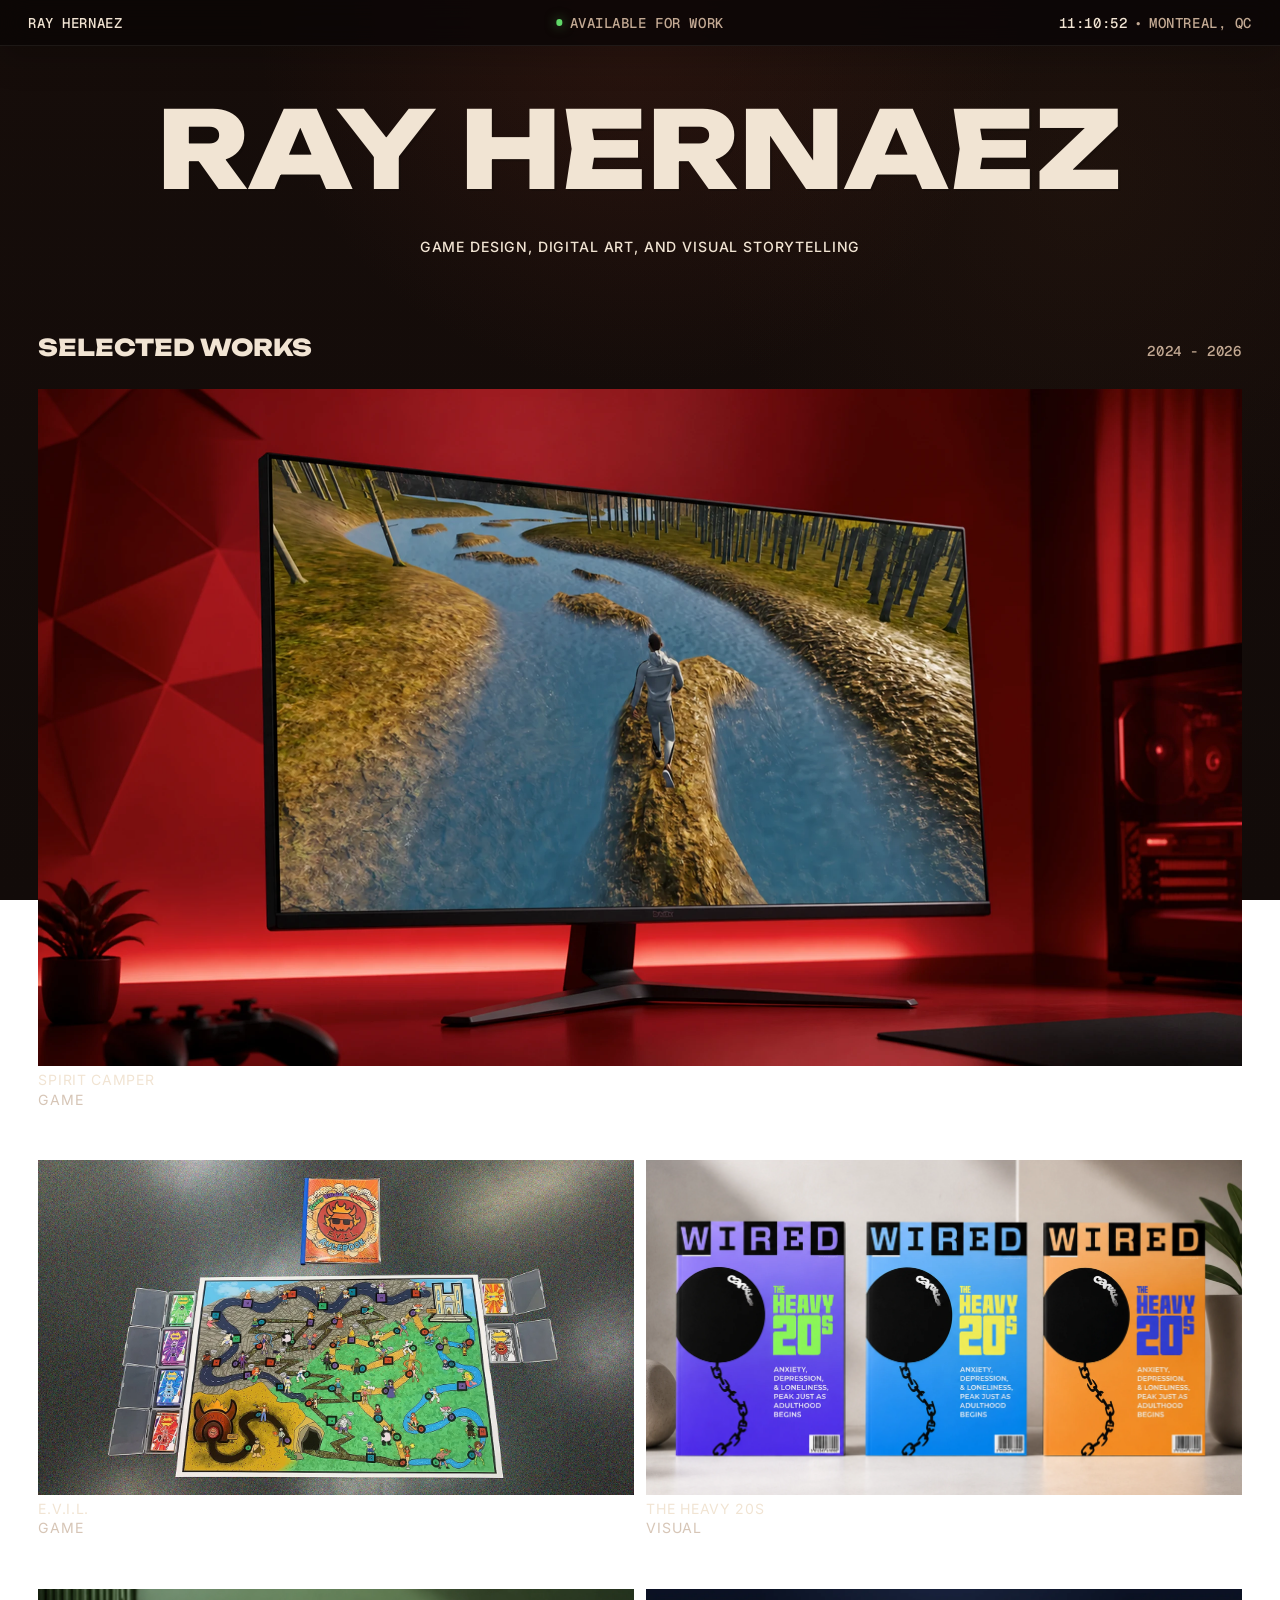
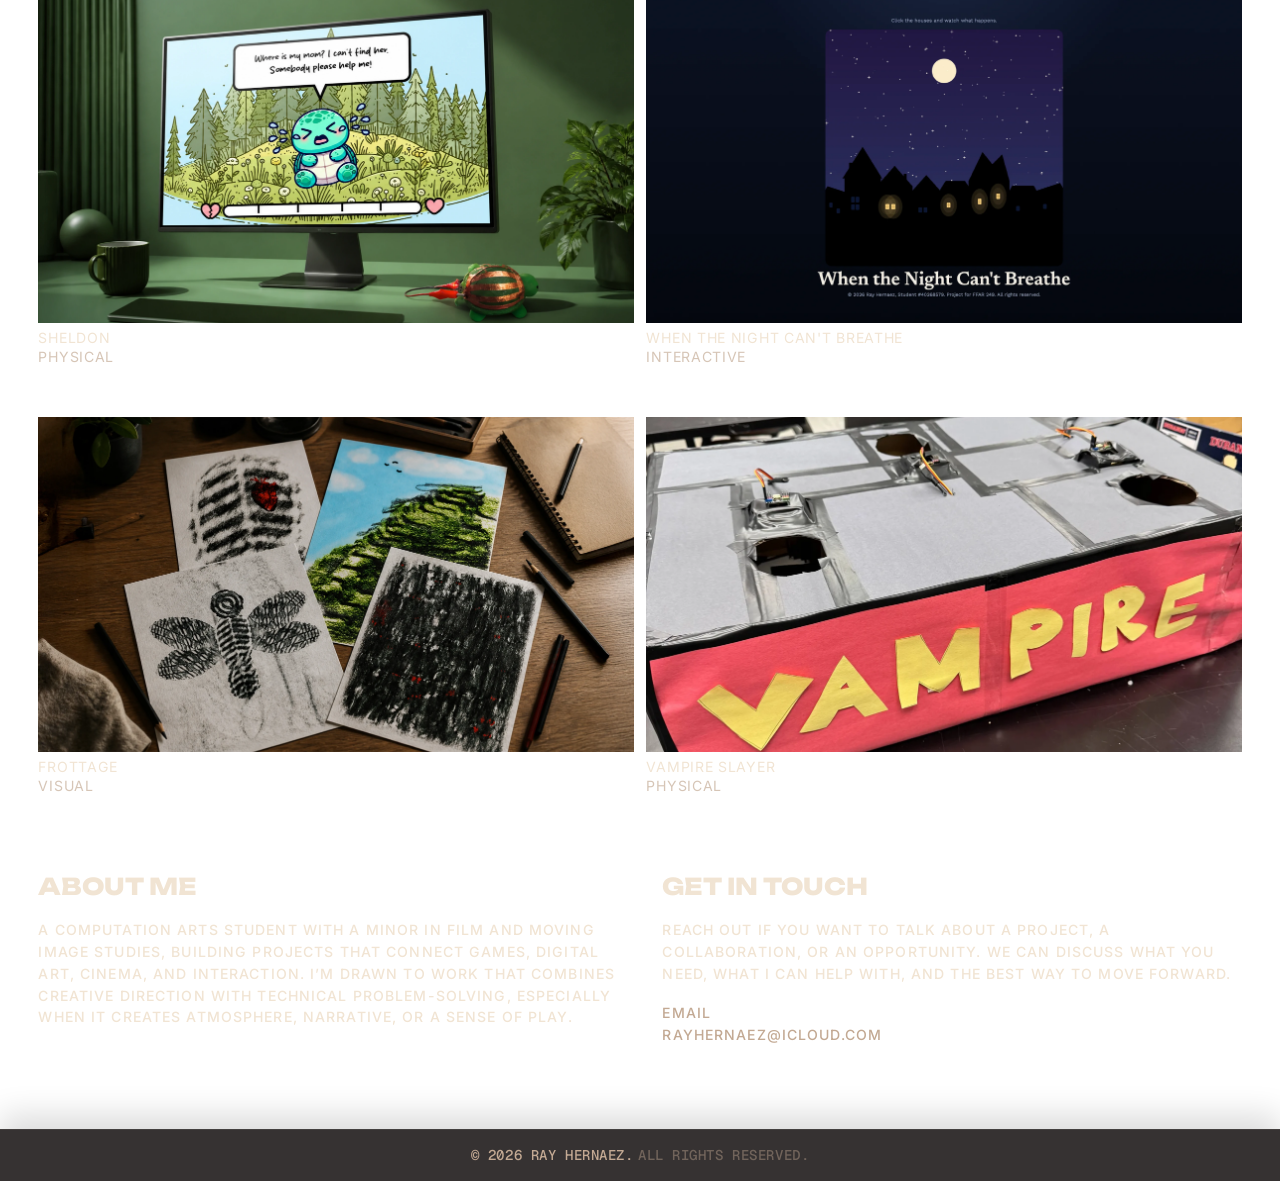
<file: index.html>
<!DOCTYPE html>
<html lang="en">
  <head>
    <meta charset="UTF-8" />
    <meta name="viewport" content="width=device-width, initial-scale=1.0" />
    <title>Ray Hernaez | Portfolio</title>
    <meta
      name="description"
      content="Portfolio of Ray Hernaez, a Concordia University student pursuing a Bachelor of Fine Arts specializing in Computation Arts with a minor in Film and Moving Images Studies."
    />

    <link rel="preconnect" href="https://fonts.googleapis.com" />
    <link rel="preconnect" href="https://fonts.gstatic.com" crossorigin />
    <link
      href="https://fonts.googleapis.com/css2?family=Geist+Mono:wght@400;500;600&family=Inter:ital,wght@0,400;0,500;0,600;0,700;1,700;1,800;1,900&family=Unbounded:wght@200..900&display=swap"
      rel="stylesheet"
    />

    <link rel="stylesheet" href="css/style.css" />
  </head>
  <body class="home-page">
    <div class="page-shell">
      <main class="home-page__main">
        <section class="hero-stage" aria-labelledby="home-heading">
          <h1 id="home-heading" class="hero-stage__name" data-fit-title>
            <span class="hero-stage__name-accent">RAY</span><span class="hero-stage__name-main">HERNAEZ</span>
          </h1>
          <p class="hero-stage__lead">
            <span class="hero-stage__lead-line">Game design, digital art, and visual storytelling</span>
          </p>
        </section>

        <section class="projects-stage home-projects" id="selected-works" aria-labelledby="selected-works-heading">
          <div class="projects-stage__header">
            <h2 id="selected-works-heading" class="projects-stage__title">SELECTED WORKS</h2>
            <p class="projects-stage__years">2024 - 2026</p>
          </div>

          <section class="archive-section" aria-labelledby="home-projects-archive-heading">
            <h2 class="sr-only" id="home-projects-archive-heading">Projects archive</h2>

            <div class="archive-grid">
              <article class="archive-card">
                <div class="archive-card__figure">
                  <a class="archive-card__media-link" href="projects/spirit-camper.html" aria-label="Open Spirit Camper project page">
                    <img
                      decoding="async"
                      class="archive-card__image"
                      src="assets/images/spirit-camper/0.webp"
                      alt="Spirit Camper cover image"
                      draggable="false"
                    />
                  </a>
                </div>
                <div class="archive-card__caption">
                  <a class="archive-card__name-link" href="projects/spirit-camper.html">Spirit Camper</a>
                  <span class="archive-card__category">GAME</span>
                </div>
              </article>

              <article class="archive-card">
                <div class="archive-card__figure">
                  <a class="archive-card__media-link" href="projects/evil.html" aria-label="Open E.V.I.L. project page">
                    <img decoding="async" class="archive-card__image" src="assets/images/evil/2.webp" alt="E.V.I.L. cover image" draggable="false" />
                  </a>
                </div>
                <div class="archive-card__caption">
                  <a class="archive-card__name-link" href="projects/evil.html">E.V.I.L.</a>
                  <span class="archive-card__category">GAME</span>
                </div>
              </article>

              <article class="archive-card">
                <div class="archive-card__figure">
                  <a class="archive-card__media-link" href="projects/the-heavy-20s.html" aria-label="Open The Heavy 20s project page">
                    <img
                      decoding="async"
                      class="archive-card__image"
                      src="assets/images/the-heavy-20s/0.webp"
                      alt="The Heavy 20s cover image"
                      draggable="false"
                    />
                  </a>
                </div>
                <div class="archive-card__caption">
                  <a class="archive-card__name-link" href="projects/the-heavy-20s.html">The Heavy 20s</a>
                  <span class="archive-card__category">VISUAL</span>
                </div>
              </article>

              <article class="archive-card">
                <div class="archive-card__figure">
                  <a class="archive-card__media-link" href="projects/sheldon.html" aria-label="Open Sheldon project page">
                    <img decoding="async" class="archive-card__image" src="assets/images/sheldon/0.webp" alt="Sheldon cover image" draggable="false" />
                  </a>
                </div>
                <div class="archive-card__caption">
                  <a class="archive-card__name-link" href="projects/sheldon.html">Sheldon</a>
                  <span class="archive-card__category">PHYSICAL</span>
                </div>
              </article>

              <article class="archive-card">
                <div class="archive-card__figure">
                  <a class="archive-card__media-link" href="projects/when-the-night-cant-breathe.html" aria-label="Open When the Night Can't Breathe project page">
                    <img
                      decoding="async"
                      class="archive-card__image"
                      src="assets/images/when-the-night-cant-breathe/0.webp"
                      alt="When the Night Can't Breathe cover image"
                      draggable="false"
                    />
                  </a>
                </div>
                <div class="archive-card__caption">
                  <a class="archive-card__name-link" href="projects/when-the-night-cant-breathe.html">When the Night Can't Breathe</a>
                  <span class="archive-card__category">INTERACTIVE</span>
                </div>
              </article>

              <article class="archive-card">
                <div class="archive-card__figure">
                  <a class="archive-card__media-link" href="projects/frottage.html" aria-label="Open Frottage project page">
                    <img decoding="async" class="archive-card__image" src="assets/images/frottage/0.webp" alt="Frottage cover image" draggable="false" />
                  </a>
                </div>
                <div class="archive-card__caption">
                  <a class="archive-card__name-link" href="projects/frottage.html">Frottage</a>
                  <span class="archive-card__category">VISUAL</span>
                </div>
              </article>

              <article class="archive-card">
                <div class="archive-card__figure">
                  <a class="archive-card__media-link" href="projects/vampire-slayer.html" aria-label="Open Vampire Slayer project page">
                    <img
                      decoding="async"
                      class="archive-card__image"
                      src="assets/images/vampire-slayer/0.webp"
                      alt="Vampire Slayer cover image"
                      draggable="false"
                    />
                  </a>
                </div>
                <div class="archive-card__caption">
                  <a class="archive-card__name-link" href="projects/vampire-slayer.html">Vampire Slayer</a>
                  <span class="archive-card__category">PHYSICAL</span>
                </div>
              </article>
            </div>
          </section>
        </section>

        <section class="about-stage" id="about-me" aria-label="About Me and Get in Touch">
          <section class="about-stage__panel" aria-labelledby="about-me-heading">
            <h2 id="about-me-heading" class="about-stage__title">ABOUT ME</h2>
            <p class="about-stage__bio">
              A Computation Arts student with a minor in Film and Moving Image Studies, building projects that connect games,
              digital art, cinema, and interaction. I&rsquo;m drawn to work that combines creative direction with technical
              problem-solving, especially when it creates atmosphere, narrative, or a sense of play.
            </p>
          </section>

          <section class="about-stage__panel" aria-labelledby="get-in-touch-heading">
            <h2 id="get-in-touch-heading" class="about-stage__title">GET IN TOUCH</h2>
            <div class="about-stage__reach">
              <p class="about-stage__bio">
                Reach out if you want to talk about a project, a collaboration, or an opportunity. We can discuss
                what you need, what I can help with, and the best way to move forward.
              </p>
              <p class="about-stage__note">EMAIL</p>
              <div class="about-stage__email-row">
                <button class="about-stage__email" type="button" data-copy-email="rayhernaez@icloud.com" title="CLICK TO COPY" aria-label="CLICK TO COPY">
                  RAYHERNAEZ@ICLOUD.COM
                </button>
                <p class="contact-stage__copy-status about-stage__copy-status" aria-live="polite"></p>
              </div>
            </div>
          </section>
        </section>
      </main>

      <footer class="site-footer" data-site-footer></footer>
    </div>

    <script src="js/shared-layout.js"></script>
    <script src="js/main.js"></script>
  </body>
</html>
</file>
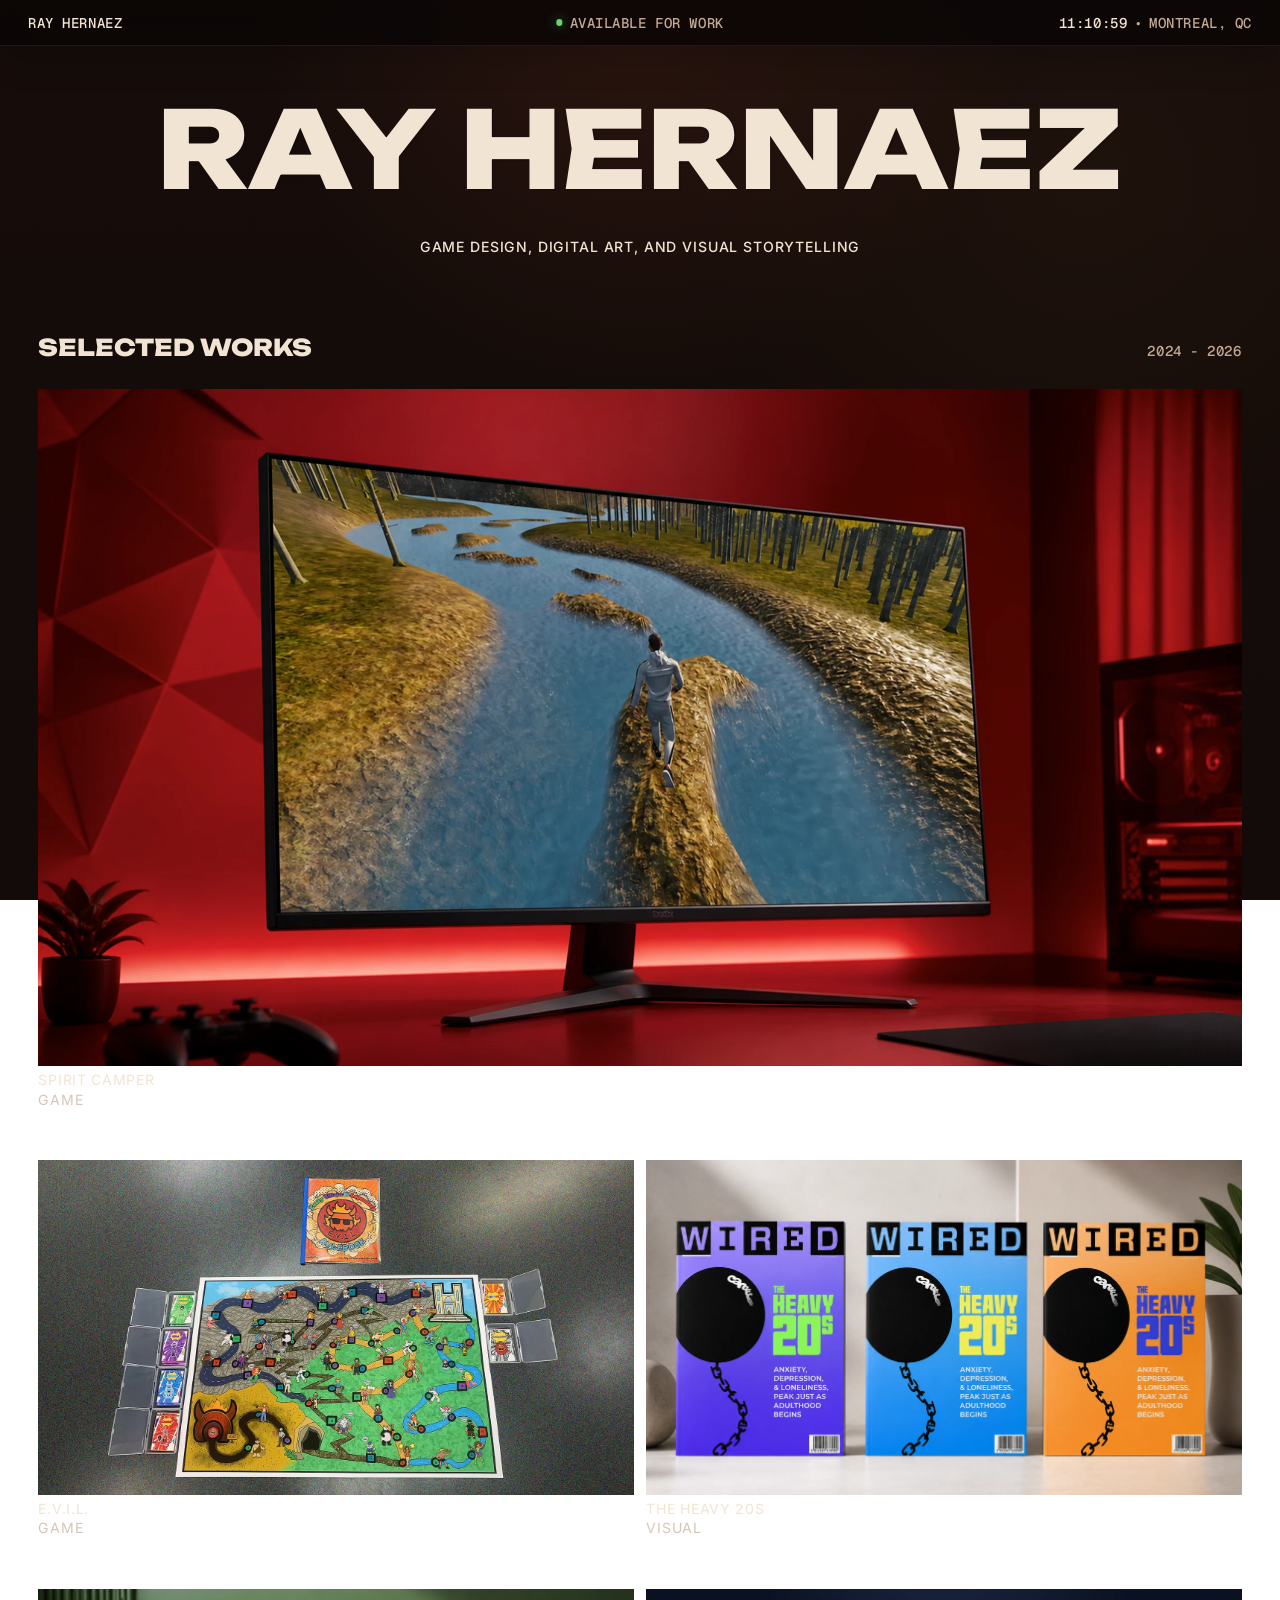
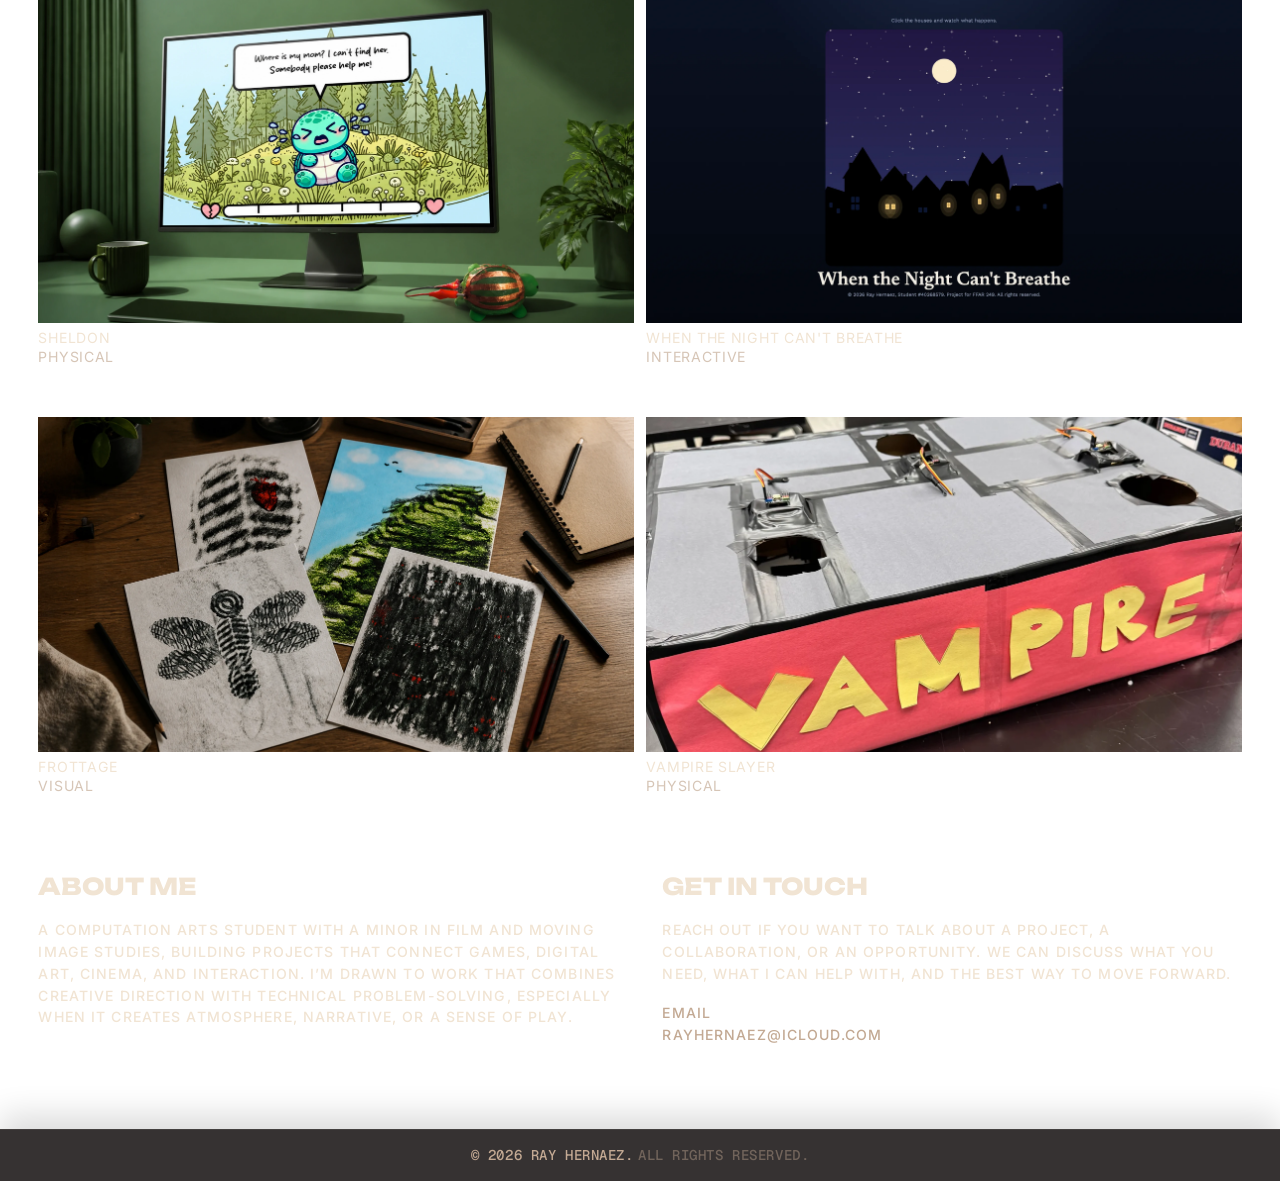
<file: contact.html>
<!DOCTYPE html>
<html lang="en">
  <head>
    <meta charset="UTF-8" />
    <meta name="viewport" content="width=device-width, initial-scale=1.0" />
    <title>Ray Hernaez | About Me</title>
    <meta name="description" content="Open Ray Hernaez's about me section." />
    <meta http-equiv="refresh" content="0; url=index.html#about-me" />
    <script>
      window.location.replace("index.html#about-me");
    </script>
  </head>
  <body>
    <p>Redirecting to About Me. <a href="index.html#about-me">Open it here</a>.</p>
  </body>
</html>
</file>
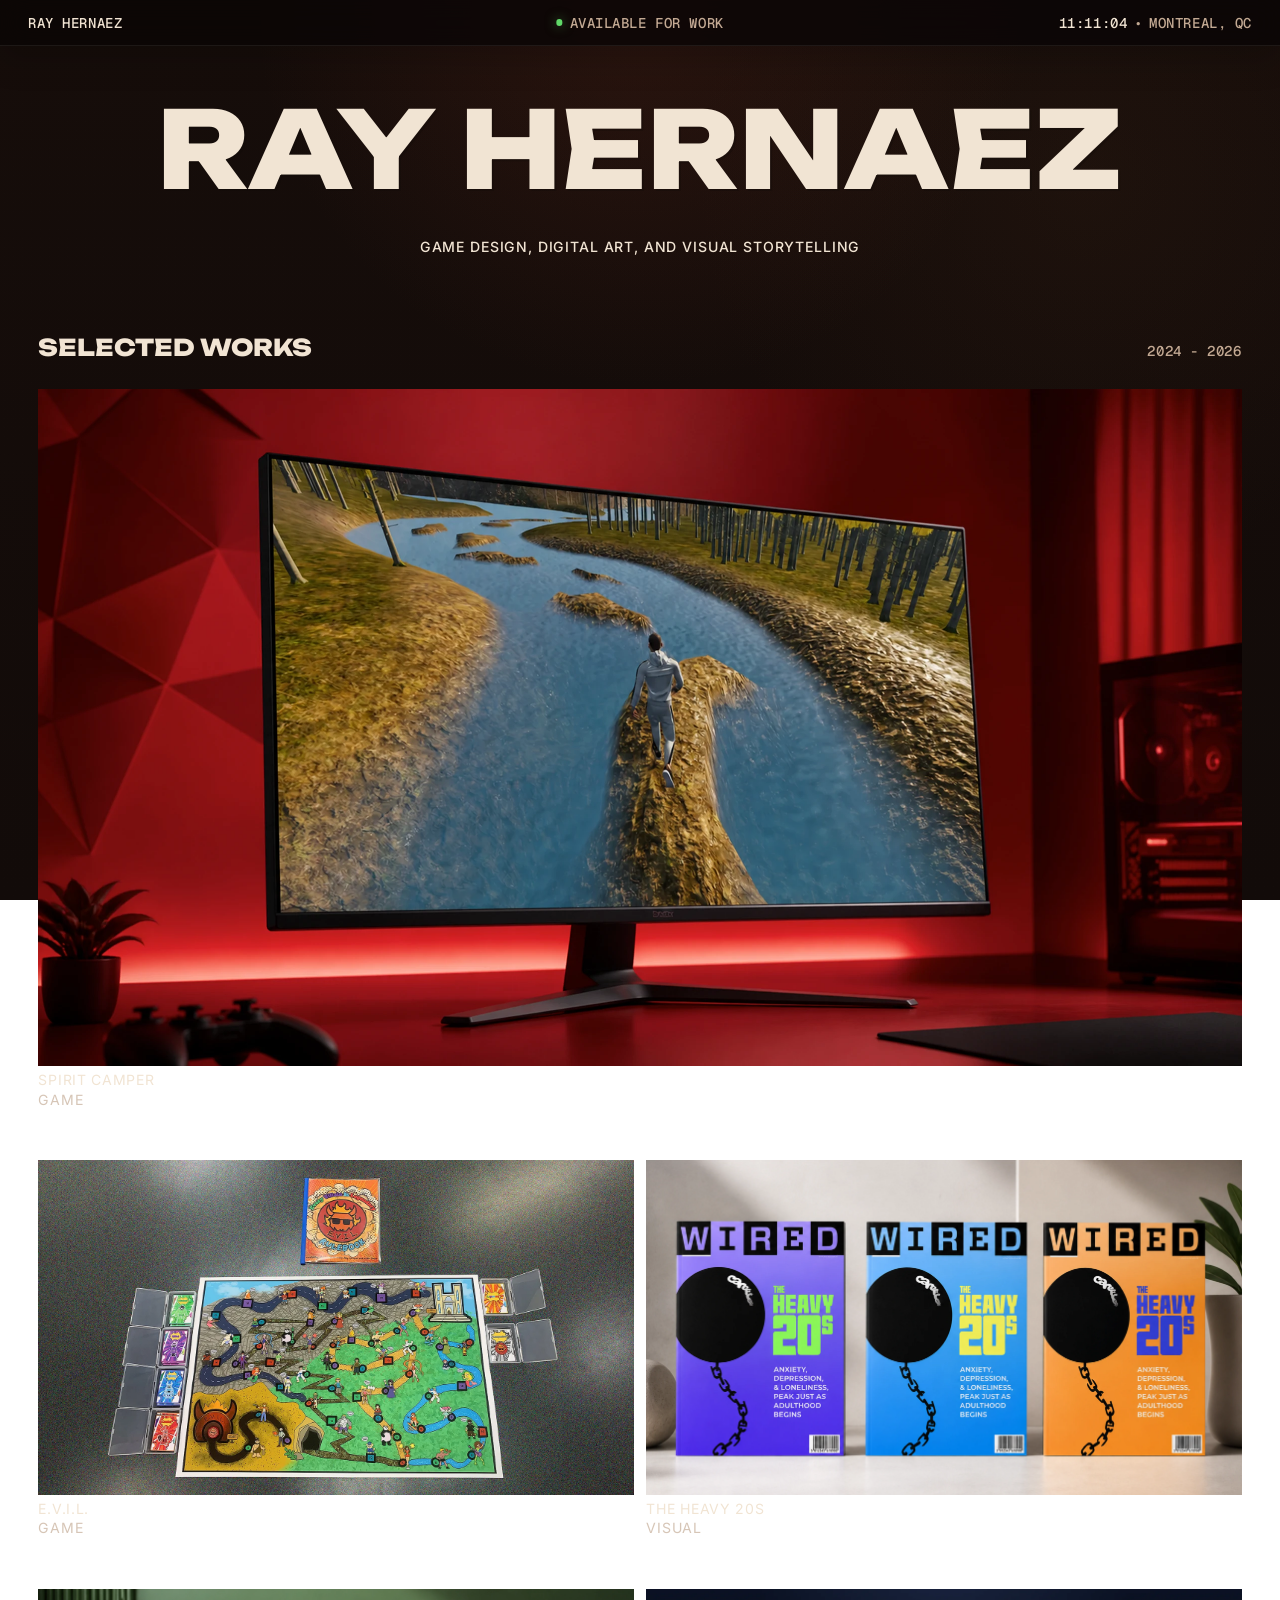
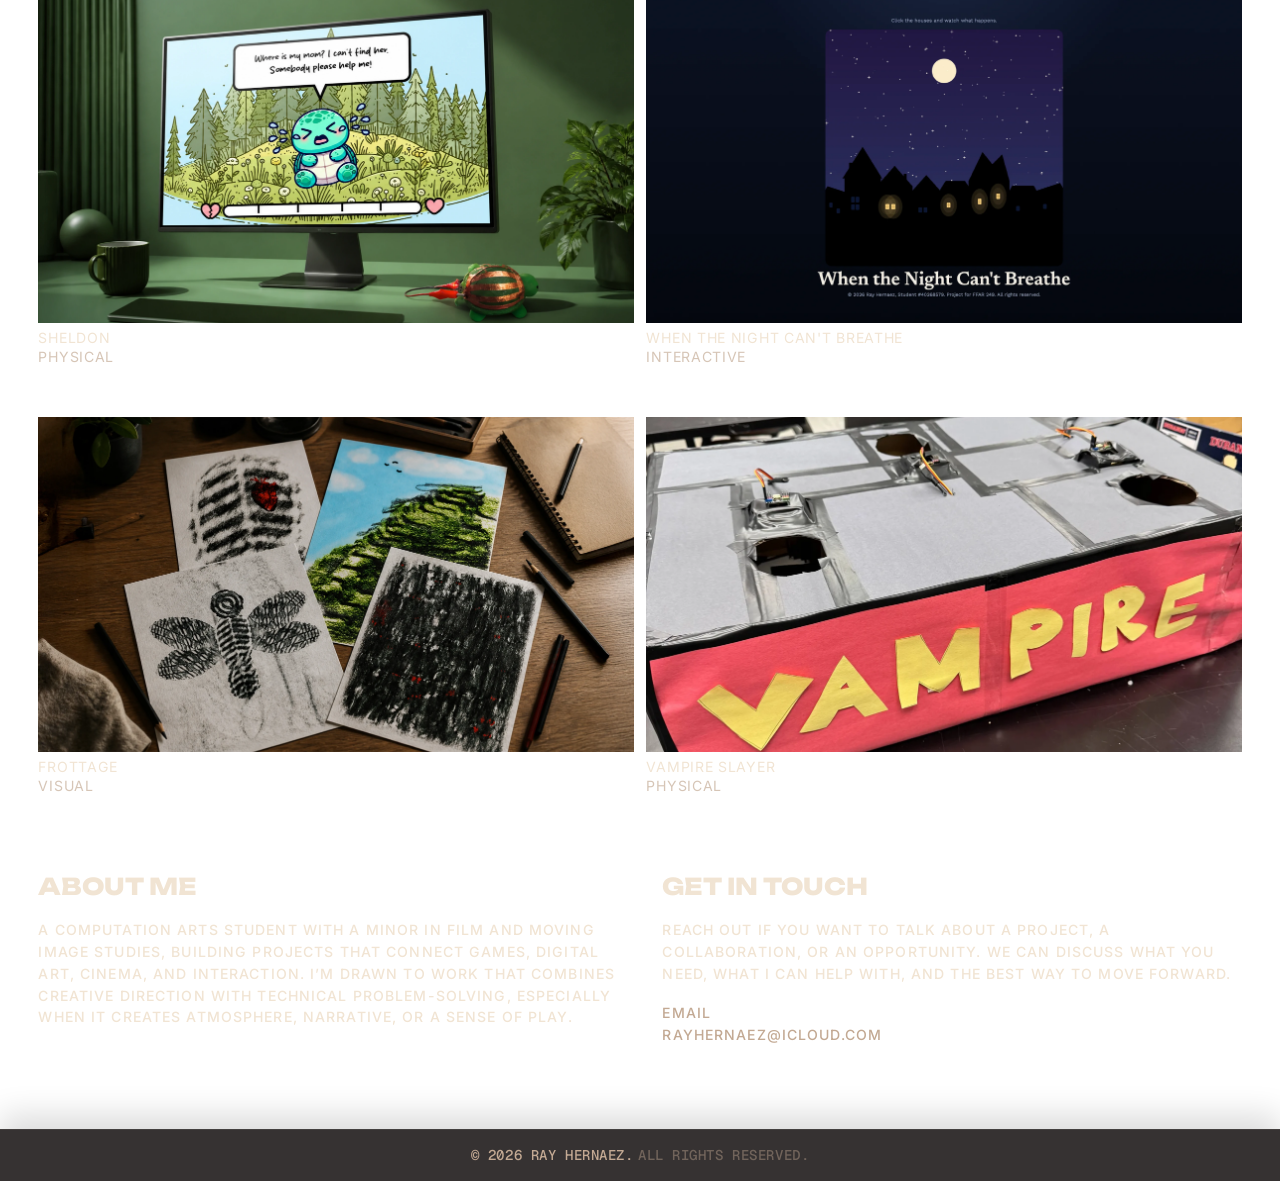
<file: projects.html>
<!DOCTYPE html>
<html lang="en">
  <head>
    <meta charset="UTF-8" />
    <meta name="viewport" content="width=device-width, initial-scale=1.0" />
    <title>Ray Hernaez | Selected Works</title>
    <meta name="description" content="Redirect to Ray Hernaez's selected works section." />
    <meta http-equiv="refresh" content="0; url=index.html#selected-works" />
    <script>
      window.location.replace("index.html#selected-works");
    </script>
  </head>
  <body>
    <p>Redirecting to selected works. <a href="index.html#selected-works">Open it here</a>.</p>
  </body>
</html>
</file>
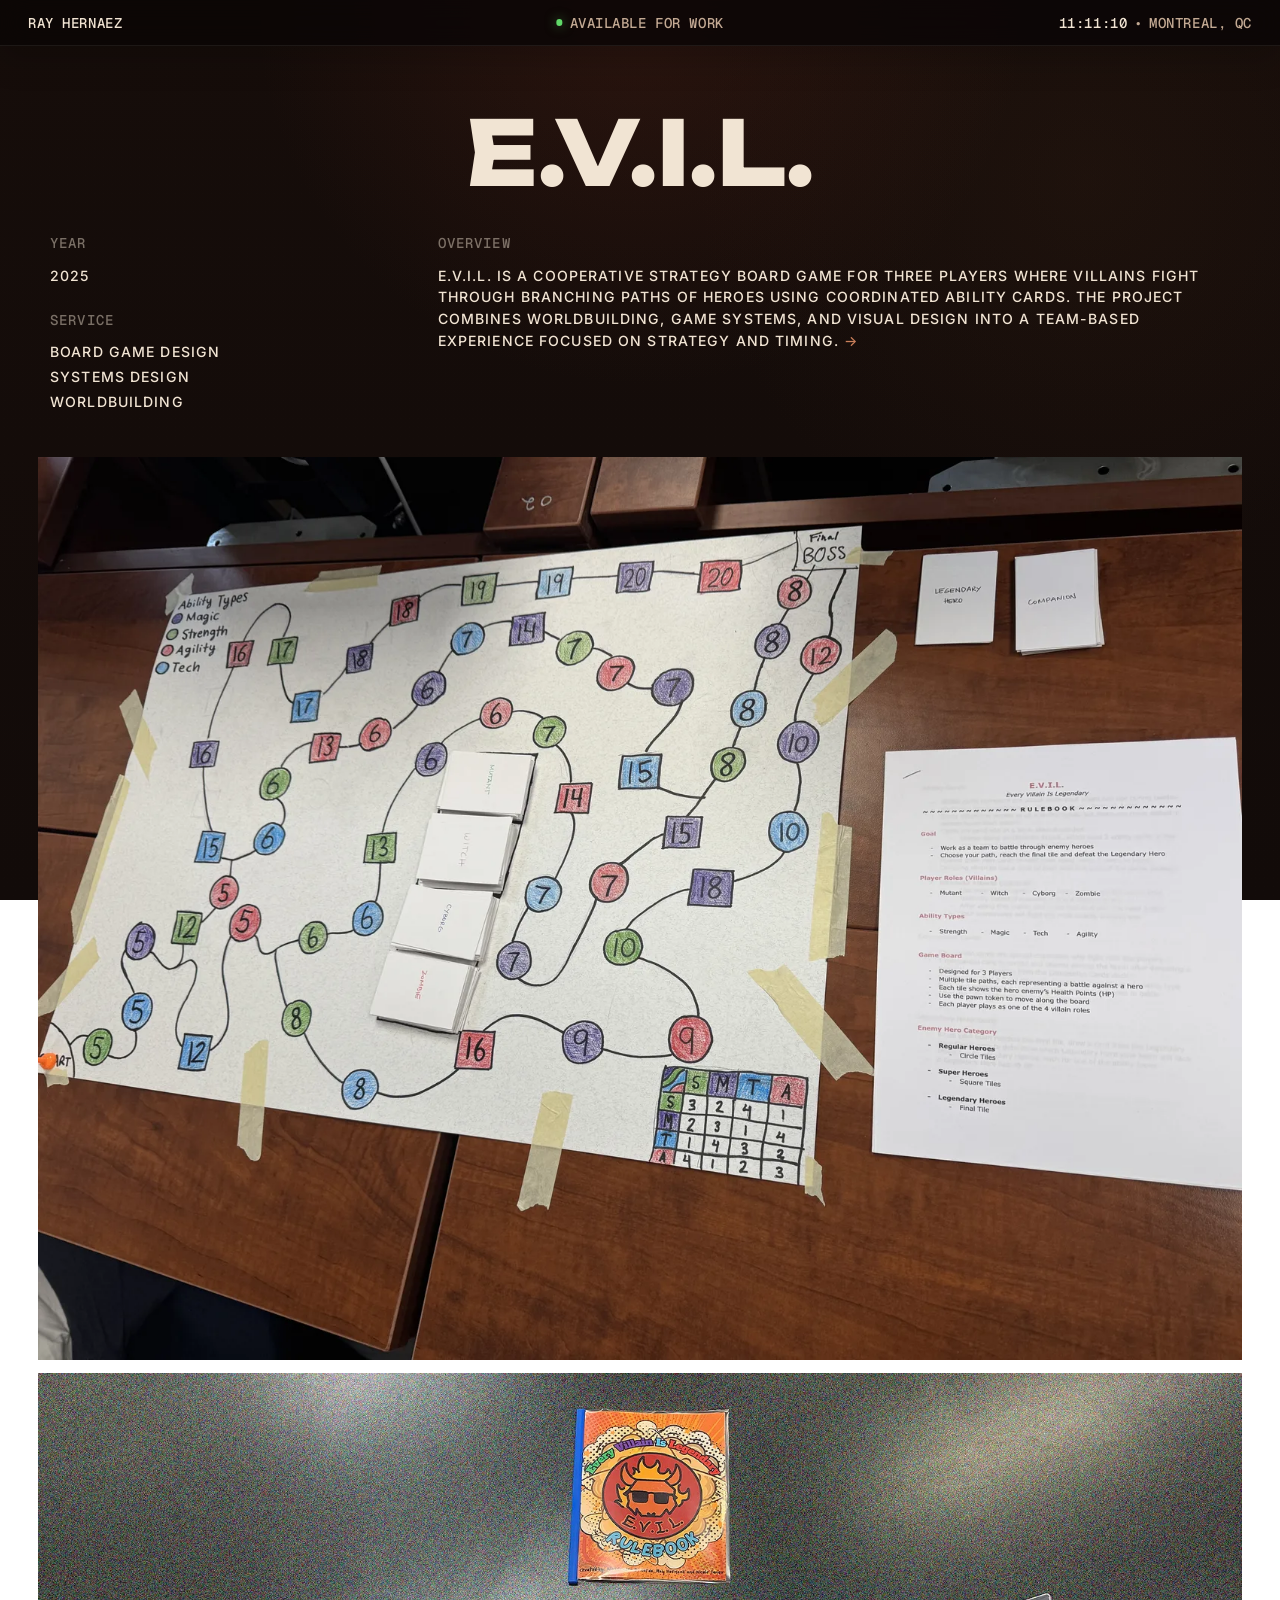
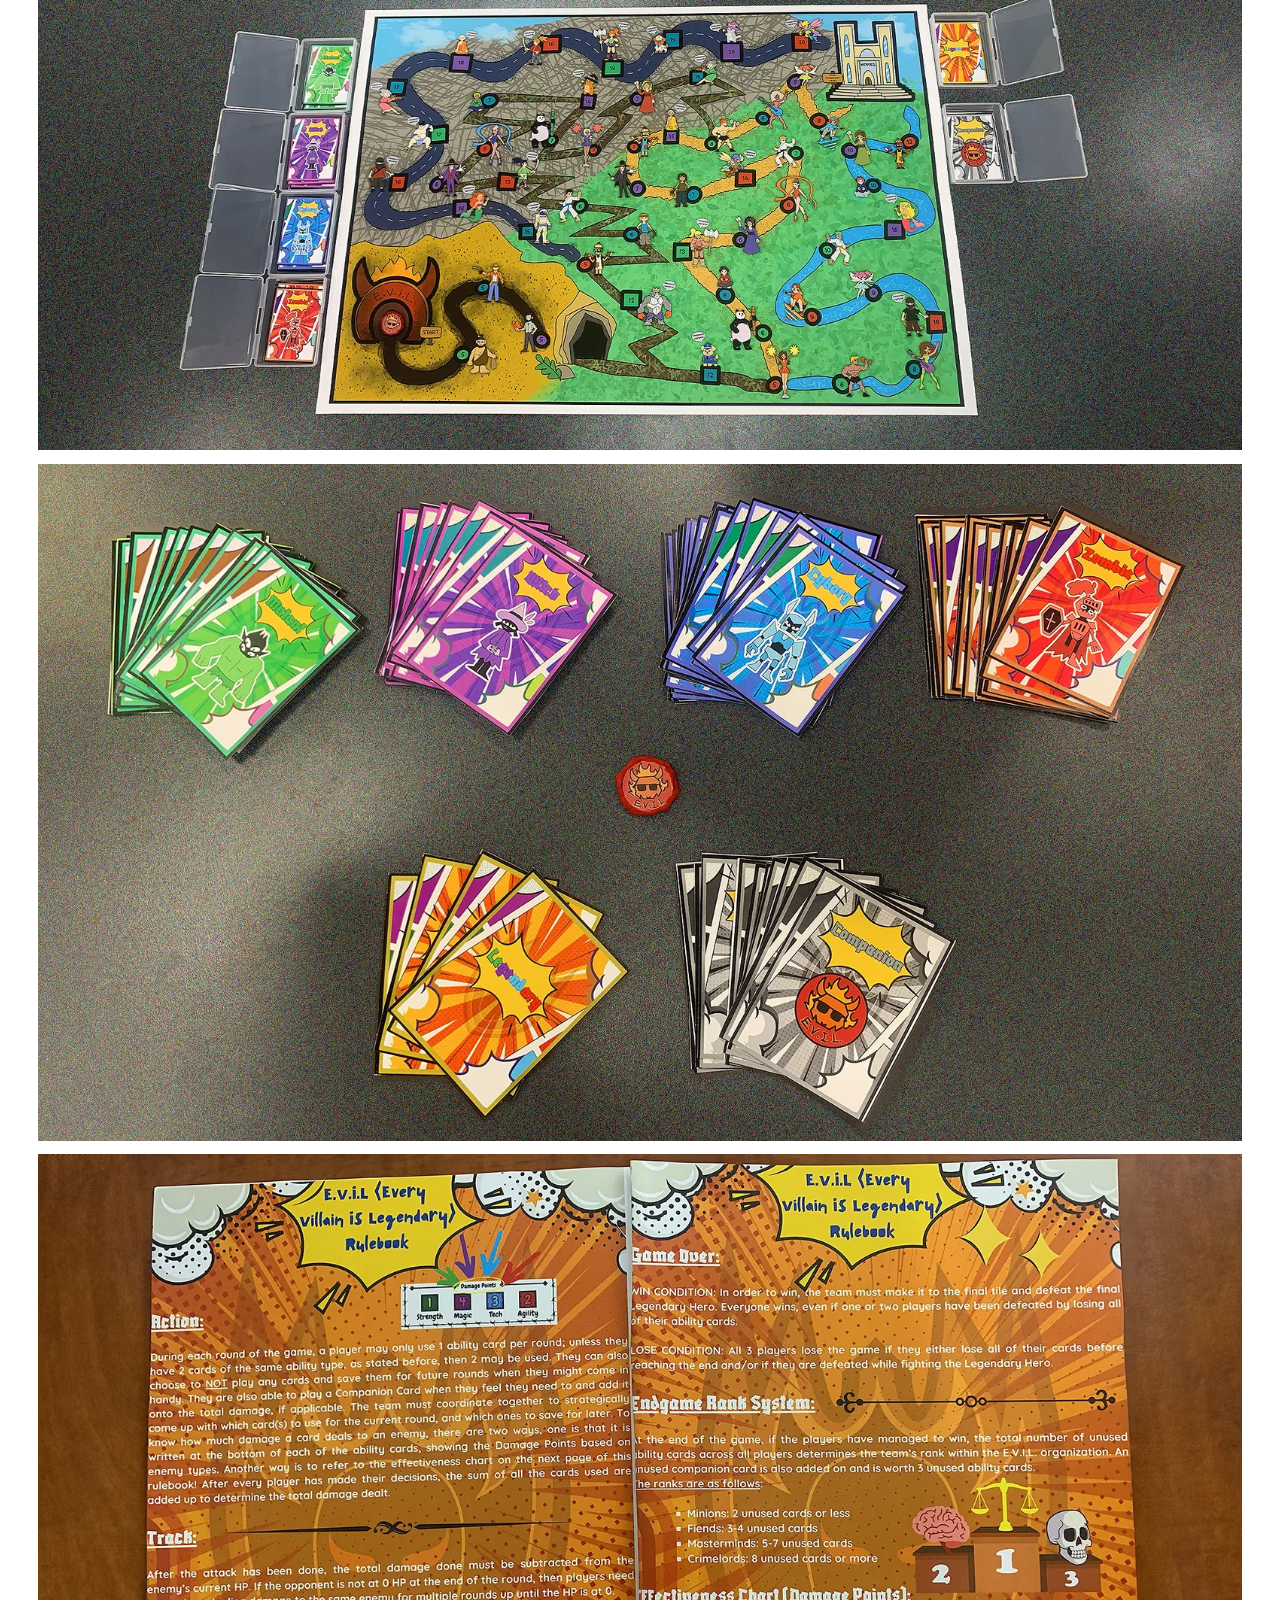
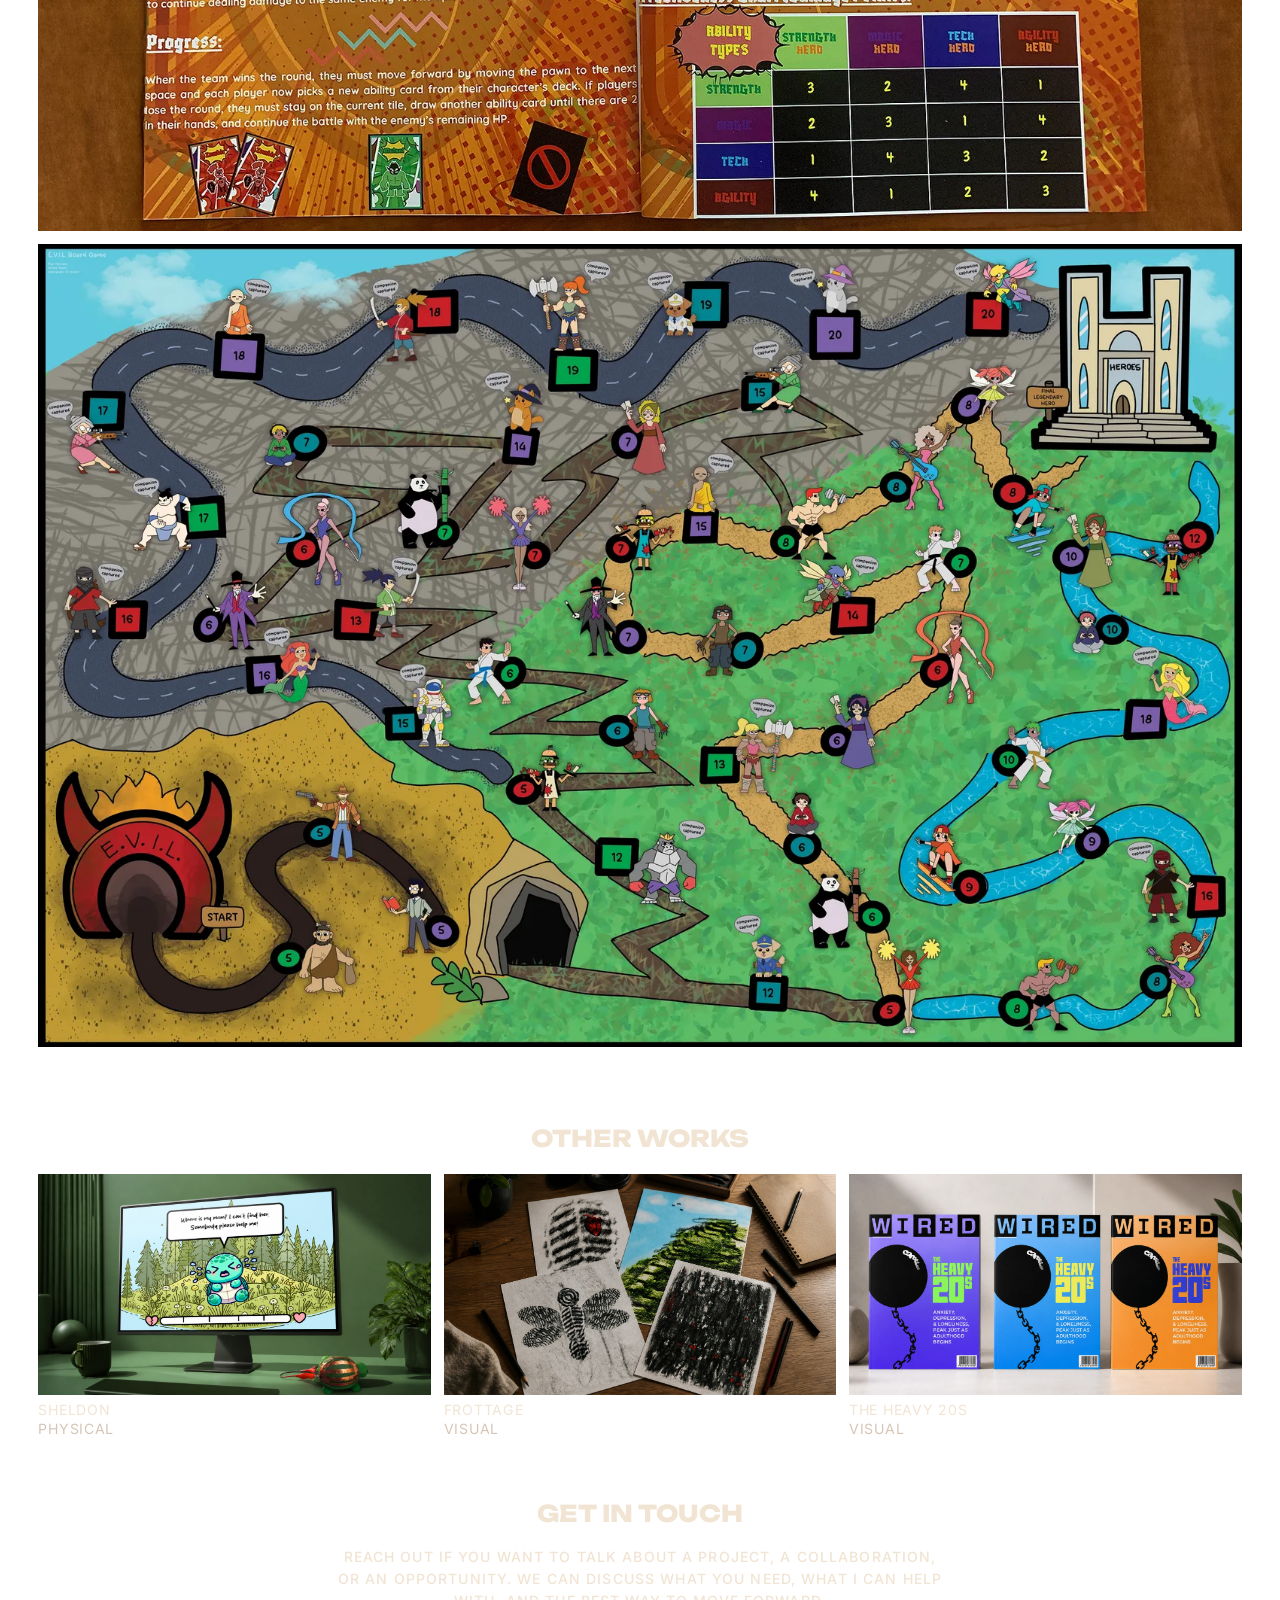
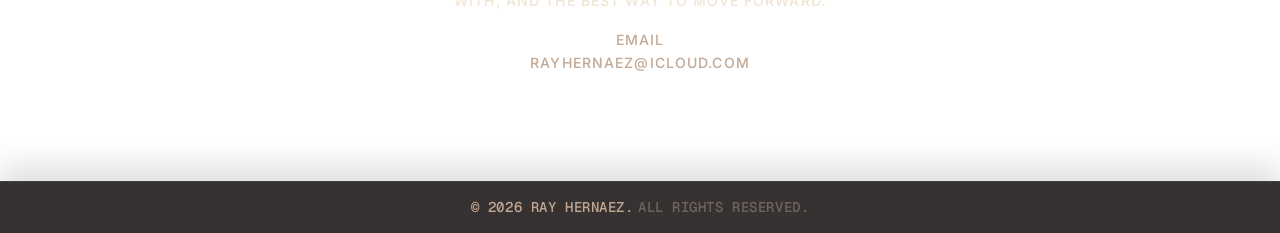
<file: projects/evil.html>
<!DOCTYPE html>
<html lang="en">
  <head>
    <meta charset="UTF-8" />
    <meta name="viewport" content="width=device-width, initial-scale=1.0" />
    <title>Ray Hernaez | E.V.I.L.</title>
    <meta
      name="description"
      content="E.V.I.L. by Ray Hernaez, a cooperative strategy board game that combines worldbuilding, systems design, and visual direction."
    />

    <link rel="preconnect" href="https://fonts.googleapis.com" />
    <link rel="preconnect" href="https://fonts.gstatic.com" crossorigin />
    <link
      href="https://fonts.googleapis.com/css2?family=Geist+Mono:wght@400;500;600&family=Inter:ital,wght@0,400;0,500;0,600;0,700;1,700;1,800;1,900&family=Unbounded:wght@200..900&display=swap"
      rel="stylesheet"
    />

    <link rel="stylesheet" href="../css/style.css" />
  </head>
  <body class="project-detail-page">
    <div class="page-shell page-shell--project-detail">
      <main class="project-detail-page__main">
        <article class="project-detail" aria-labelledby="evil-heading">
          <header class="project-detail__hero">
            <h1 id="evil-heading" class="project-detail__title">E.V.I.L.</h1>

            <div class="project-detail__info">
              <div class="project-detail__meta-stack">
                <section class="project-detail__block">
                  <p class="project-detail__label">year</p>
                  <p class="project-detail__year">2025</p>
                </section>

                <section class="project-detail__block">
                  <p class="project-detail__label">service</p>
                  <p class="project-detail__meta-copy">
                    <span>Board Game Design</span>
                    <span>Systems Design</span>
                    <span>Worldbuilding</span>
                  </p>
                </section>
              </div>

              <section class="project-detail__block project-detail__block--overview">
                <p class="project-detail__label">overview</p>
                <p class="project-detail__summary">
                  E.V.I.L. is a cooperative strategy board game for three players where villains fight through
                  branching paths of heroes using coordinated ability cards. The project combines worldbuilding,
                  game systems, and visual design into a team-based experience focused on strategy and timing.
                  <button
                    class="project-detail__more-trigger"
                    type="button"
                    data-project-overlay-open
                    aria-controls="evil-overlay"
                    aria-expanded="false"
                    aria-label="Learn more"
                  >
                    →
                  </button>
                </p>
              </section>
            </div>
          </header>

          <section class="project-detail__stack" aria-label="E.V.I.L. media">
            <figure class="project-detail__figure">
              <img loading="lazy" decoding="async" src="../assets/images/evil/1.webp" alt="Early board sketch and planning notes for E.V.I.L." data-caption="Early hand-drawn board layout with rules and planning notes." />
            </figure>

            <figure class="project-detail__figure">
              <img loading="lazy" decoding="async" src="../assets/images/evil/2.webp" alt="Playtesting setup for the E.V.I.L. board game" data-caption="Tabletop playtest setup with the board, cards, and pieces in use." />
            </figure>

            <figure class="project-detail__figure">
              <img loading="lazy" decoding="async" src="../assets/images/evil/3.webp" alt="Ability cards and supporting components from E.V.I.L." data-caption="Ability card sets and supporting components arranged by type." />
            </figure>

            <figure class="project-detail__figure">
              <img loading="lazy" decoding="async" src="../assets/images/evil/4.webp" alt="Rulebook spread for E.V.I.L." data-caption="Printed rulebook spread with turn structure and reference chart." />
            </figure>

            <figure class="project-detail__figure">
              <img loading="lazy" decoding="async" src="../assets/images/evil/5.webp" alt="Final board map for E.V.I.L." data-caption="Final illustrated board map with paths, zones, and player spaces." />
            </figure>
          </section>
        </article>
      </main>

      <footer class="site-footer" data-site-footer></footer>
    </div>

    <div class="project-detail-overlay" id="evil-overlay" hidden>
      <div class="project-detail-overlay__backdrop" data-project-overlay-close></div>

      <div class="project-detail-overlay__panel" role="dialog" aria-modal="true" aria-labelledby="evil-overlay-title">
        <button class="project-detail-overlay__close" type="button" aria-label="Close" data-project-overlay-close>X</button>

        <div class="project-detail-overlay__content">
          <p class="project-detail__label">learn more</p>
          <h2 id="evil-overlay-title" class="project-detail-overlay__title">E.V.I.L.</h2>

          <section class="project-detail-overlay__section">
            <h3>World and Concept</h3>
            <p>
              E.V.I.L., short for Every Villain Is Legendary, was built around the idea of reversing the usual hero
              story. Instead of following heroes, players take on villain roles and work together through an
              organization structure, travelling deeper into hero territory until they reach a final Legendary
              Hero. That narrative framing shaped both the tone and the progression of the game.
            </p>
          </section>

          <section class="project-detail-overlay__section">
            <h3>Gameplay Summary</h3>
            <p>
              The game is built as a cooperative strategy experience for three players. Each player chooses from a
              different villain archetype and manages a small deck of ability cards across multiple power types.
              Timing matters because players can hold cards, coordinate with teammates, and combine matching
              abilities into stronger ultimate-style attacks.
            </p>
          </section>

          <section class="project-detail-overlay__section">
            <h3>Rules and Progression</h3>
            <p>
              The broader system uses branching paths, deck management, and win-loss progression to shape the flow
              of each session. Victories move the group forward, while setbacks hold them in place and increase the
              pressure on future turns. Companion cards and support effects give the game more texture and add
              another layer of group decision-making.
            </p>
          </section>

          <section class="project-detail-overlay__section">
            <h3>My Role and Process</h3>
            <p>
              I helped lead the concept development and systems thinking behind the project. That included shaping
              the core pitch, contributing to the MDA-driven design decisions, sketching characters, designing the
              final board map, supporting the written materials, and helping tune balance and pacing through
              playtesting.
            </p>
          </section>

          <section class="project-detail-overlay__section">
            <h3>Reflection</h3>
            <p>
              E.V.I.L. taught me a lot about how theme and mechanics can strengthen each other when they are built
              together instead of separately. I enjoyed thinking through teamwork, timing, and visual identity all
              at once. It also showed me how much clarity matters when you are designing a system players need to
              understand quickly at the table.
            </p>
          </section>
        </div>
      </div>
    </div>

    <script src="../js/shared-layout.js"></script>
    <script src="../js/project-detail.js"></script>
  </body>
</html>
</file>
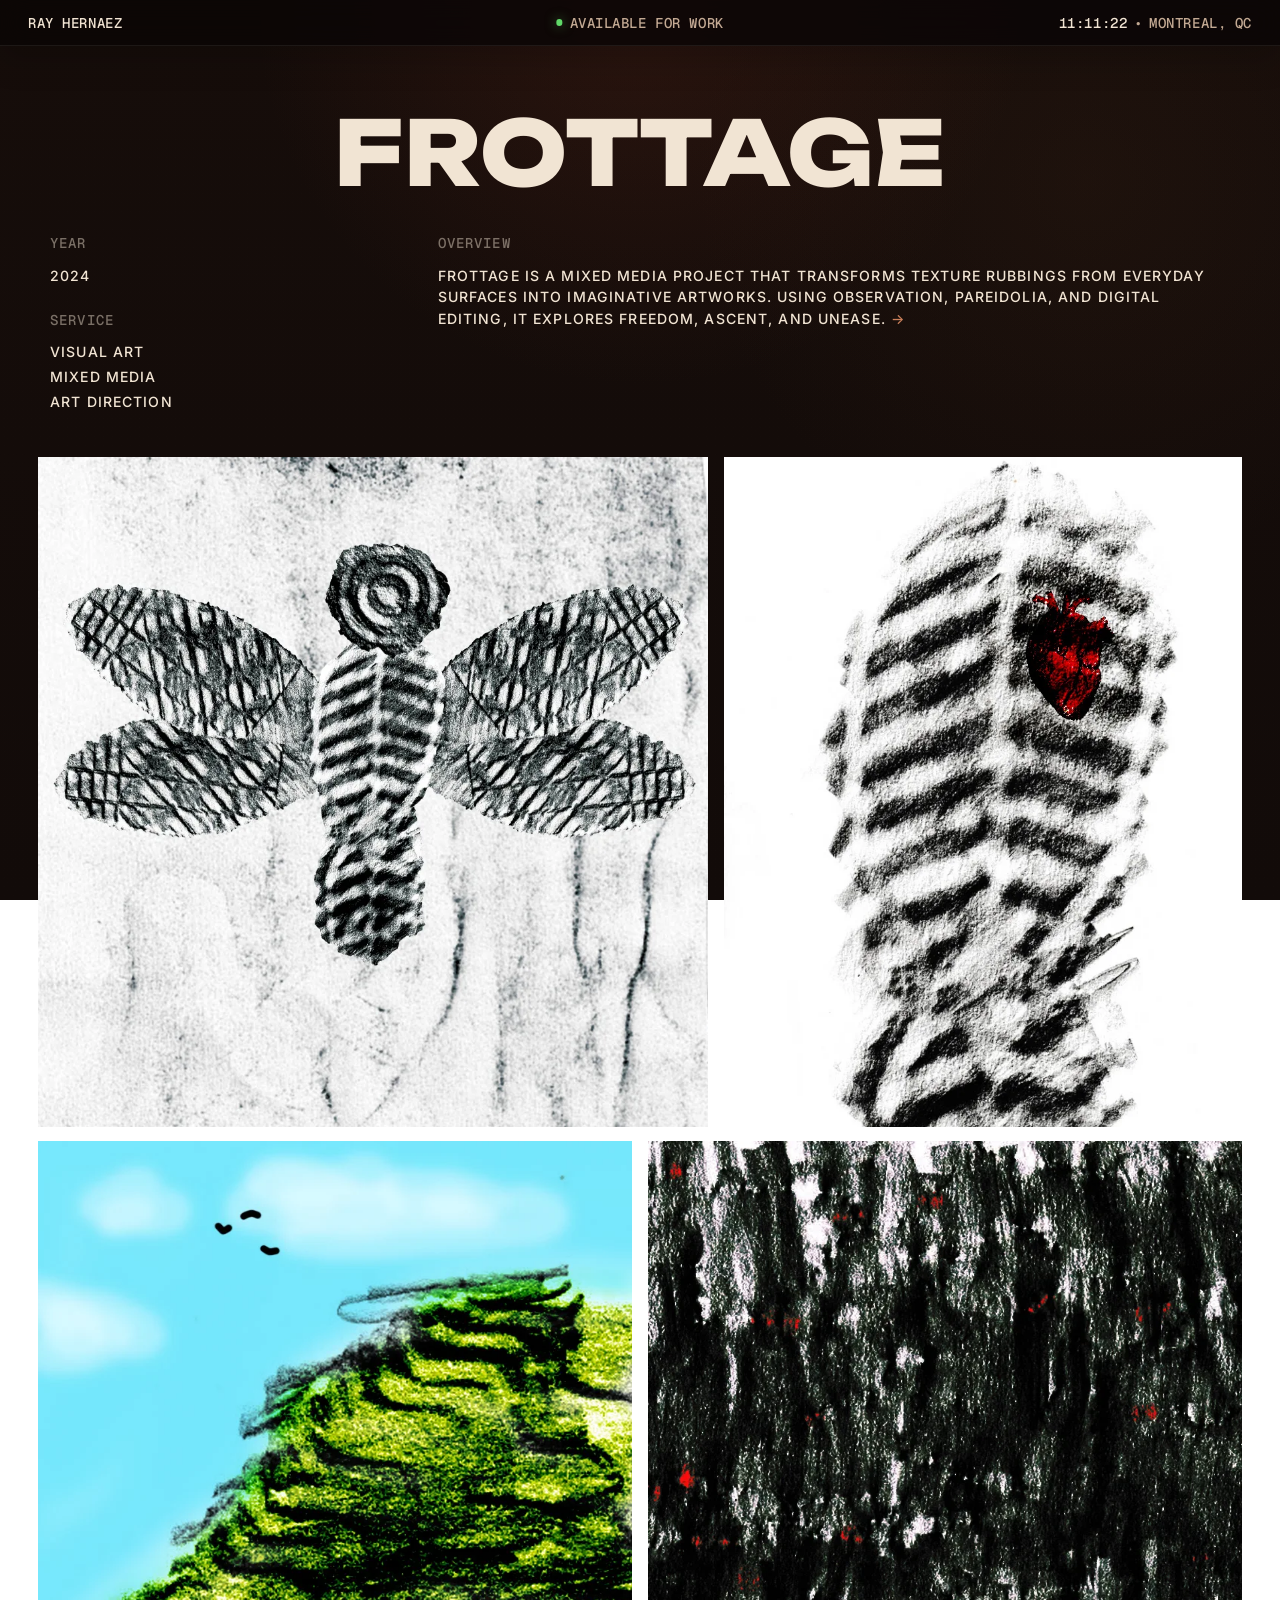
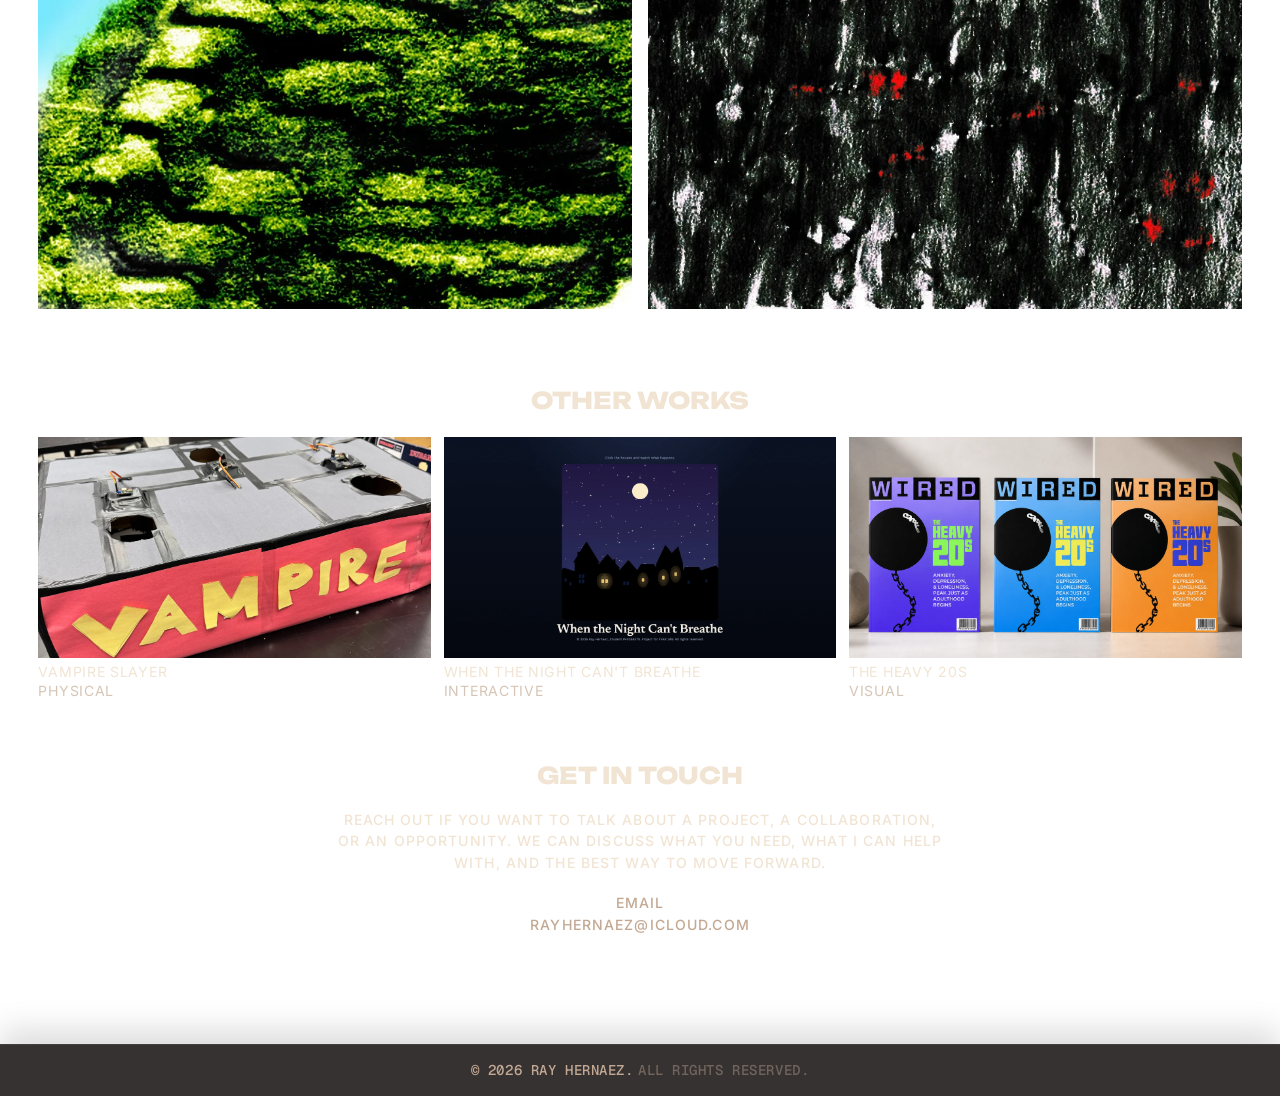
<file: projects/frottage.html>
<!DOCTYPE html>
<html lang="en">
  <head>
    <meta charset="UTF-8" />
    <meta name="viewport" content="width=device-width, initial-scale=1.0" />
    <title>Ray Hernaez | Frottage</title>
    <meta
      name="description"
      content="Frottage by Ray Hernaez, a mixed media texture series built from everyday surfaces, pareidolia, and digital editing."
    />

    <link rel="preconnect" href="https://fonts.googleapis.com" />
    <link rel="preconnect" href="https://fonts.gstatic.com" crossorigin />
    <link
      href="https://fonts.googleapis.com/css2?family=Geist+Mono:wght@400;500;600&family=Inter:ital,wght@0,400;0,500;0,600;0,700;1,700;1,800;1,900&family=Unbounded:wght@200..900&display=swap"
      rel="stylesheet"
    />

    <link rel="stylesheet" href="../css/style.css" />
  </head>
  <body class="project-detail-page">
    <div class="page-shell page-shell--project-detail">
      <main class="project-detail-page__main">
        <article class="project-detail" aria-labelledby="frottage-heading">
          <header class="project-detail__hero">
            <h1 id="frottage-heading" class="project-detail__title">Frottage</h1>

            <div class="project-detail__info">
              <div class="project-detail__meta-stack">
                <section class="project-detail__block">
                  <p class="project-detail__label">year</p>
                  <p class="project-detail__year">2024</p>
                </section>

                <section class="project-detail__block">
                  <p class="project-detail__label">service</p>
                  <p class="project-detail__meta-copy">
                    <span>Visual Art</span>
                    <span>Mixed Media</span>
                    <span>Art Direction</span>
                  </p>
                </section>
              </div>

              <section class="project-detail__block project-detail__block--overview">
                <p class="project-detail__label">overview</p>
                <p class="project-detail__summary">
                  Frottage is a mixed media project that transforms texture rubbings from everyday surfaces into
                  imaginative artworks. Using observation, pareidolia, and digital editing, it explores freedom,
                  ascent, and unease.
                  <button
                    class="project-detail__more-trigger"
                    type="button"
                    data-project-overlay-open
                    aria-controls="frottage-overlay"
                    aria-expanded="false"
                    aria-label="Learn more"
                  >
                    →
                  </button>
                </p>
              </section>
            </div>
          </header>

          <section class="project-detail__stack project-detail__stack--pairs" aria-label="Frottage media">
            <div class="project-detail__pair project-detail__pair--balanced">
              <figure class="project-detail__figure">
                <img loading="lazy" decoding="async" src="../assets/images/frottage/1.webp" alt="Flight of the Free artwork from the Frottage series" data-caption="Winged skeletal rubbing from the Flight of the Free study." />
              </figure>

              <figure class="project-detail__figure">
                <img loading="lazy" decoding="async" src="../assets/images/frottage/2.webp" alt="Rib bones study artwork from the Frottage series" data-caption="Rib-like rubbing with a red heart accent." />
              </figure>
            </div>

            <div class="project-detail__pair">
              <figure class="project-detail__figure">
                <img loading="lazy" decoding="async" src="../assets/images/frottage/3.webp" alt="Heavenly Ascent artwork from the Frottage series" data-caption="Textured cliffside ascent scene with birds and open sky." />
              </figure>

              <figure class="project-detail__figure">
                <img loading="lazy" decoding="async" src="../assets/images/frottage/4.webp" alt="The Staring Shadows artwork from the Frottage series" data-caption="Dark vertical rubbing study with red marks inside the shadows." />
              </figure>
            </div>
          </section>
        </article>
      </main>

      <footer class="site-footer" data-site-footer></footer>
    </div>

    <div class="project-detail-overlay" id="frottage-overlay" hidden>
      <div class="project-detail-overlay__backdrop" data-project-overlay-close></div>

      <div class="project-detail-overlay__panel" role="dialog" aria-modal="true" aria-labelledby="frottage-overlay-title">
        <button class="project-detail-overlay__close" type="button" aria-label="Close" data-project-overlay-close>X</button>

        <div class="project-detail-overlay__content">
          <p class="project-detail__label">learn more</p>
          <h2 id="frottage-overlay-title" class="project-detail-overlay__title">Frottage</h2>

          <section class="project-detail-overlay__section">
            <h3>Project Concept</h3>
            <p>
              Frottage began with an interest in what everyday textures can become when they are treated as the
              start of an image rather than just a surface pattern. I was especially drawn to how rubbings could
              trigger recognition, imagination, and visual storytelling once they were looked at closely enough.
            </p>
          </section>

          <section class="project-detail-overlay__section">
            <h3>Process</h3>
            <p>
              I collected rubbings from things like sidewalks, bark, and shoe soles, then used pareidolia to pull
              possible forms out of them. After identifying those shapes, I refined the compositions digitally in
              Photoshop so the final pieces could hold together more clearly as finished images instead of raw
              texture experiments.
            </p>
          </section>

          <section class="project-detail-overlay__section">
            <h3>Artworks</h3>
            <p>
              The pieces in the series each pushed the textures in a different emotional direction. Flight of the
              Free suggests freedom through a butterfly form, Heavenly Ascent turns repeated textures into a
              dreamlike staircase, and The Staring Shadows uses darkened surfaces and hidden eyes to create a more
              uneasy atmosphere.
            </p>
          </section>

          <section class="project-detail-overlay__section">
            <h3>Reflection</h3>
            <p>
              This project showed me how much visual storytelling can come from observation and reinterpretation. I
              liked that the source material stayed grounded in everyday surfaces while the final pieces moved
              somewhere more imaginative. It also reinforced how digital editing can support mood without erasing
              the original texture history of the work.
            </p>
          </section>
        </div>
      </div>
    </div>

    <script src="../js/shared-layout.js"></script>
    <script src="../js/project-detail.js"></script>
  </body>
</html>
</file>
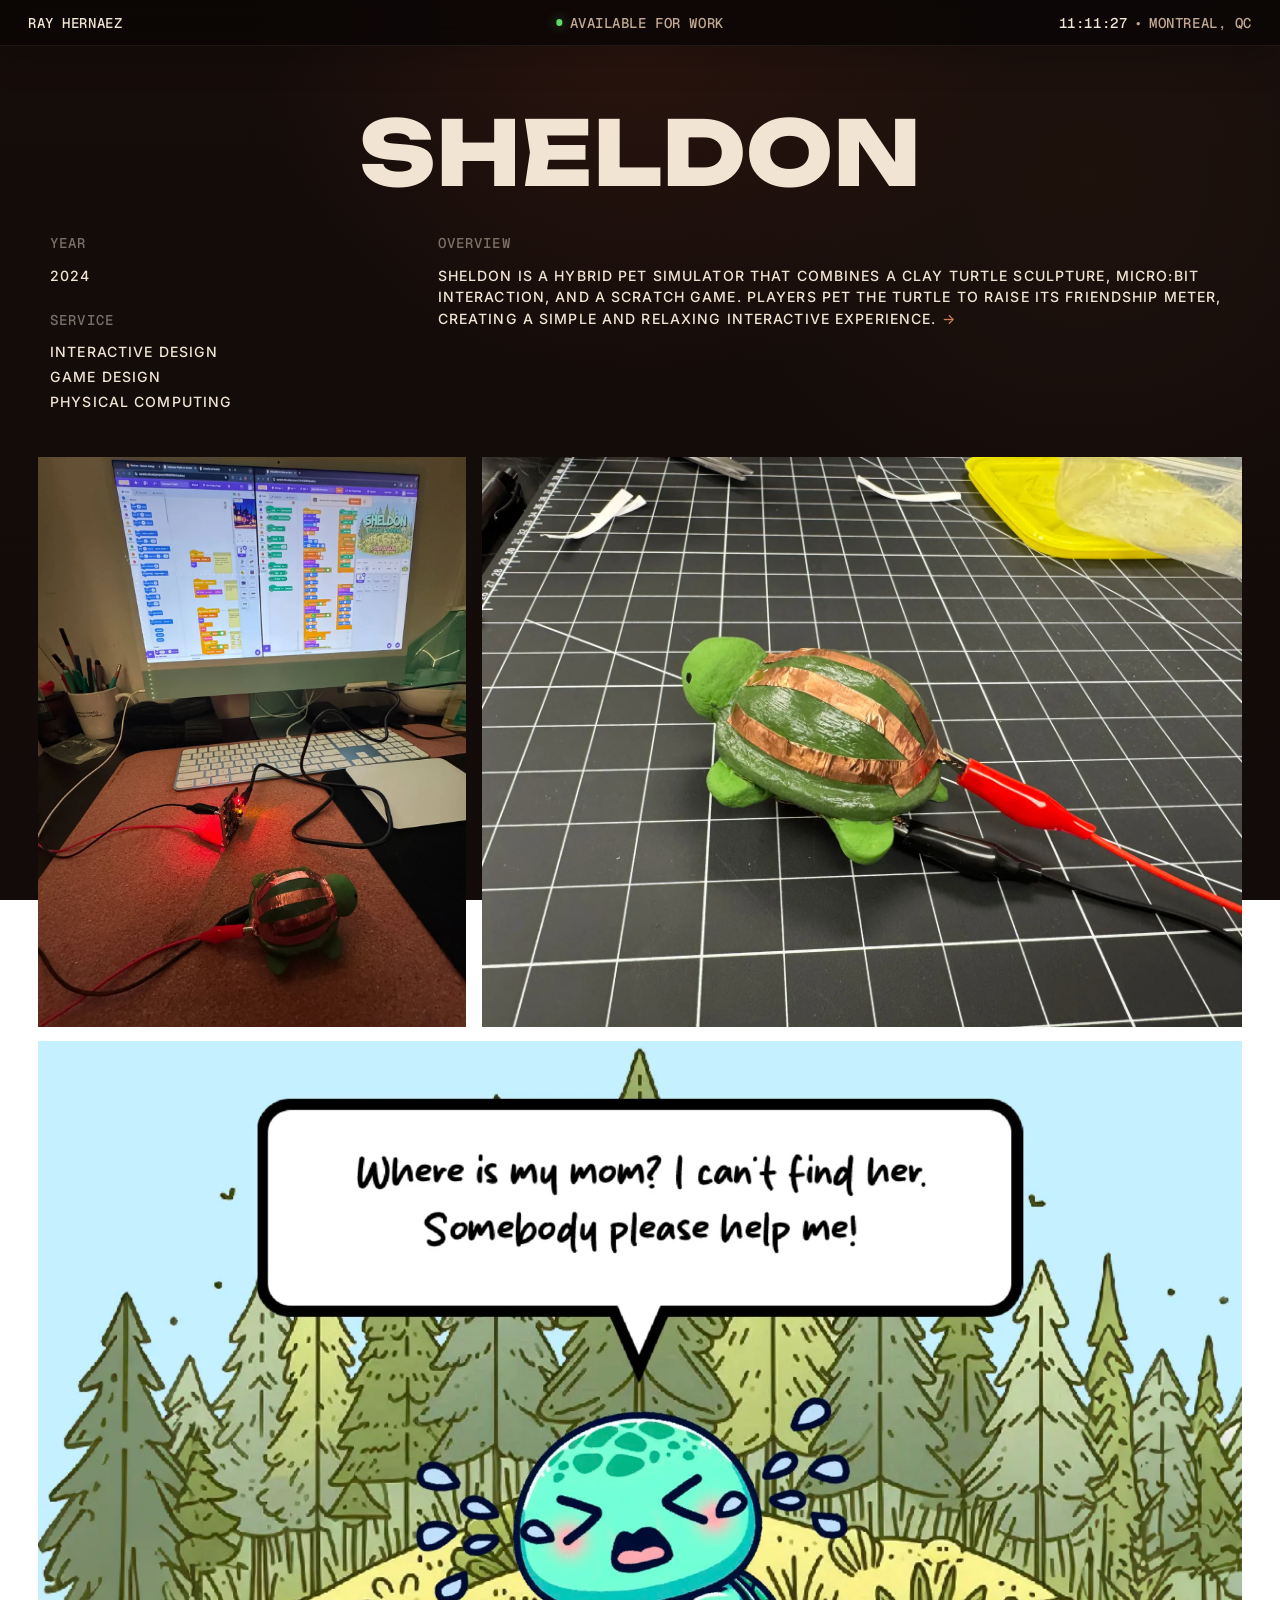
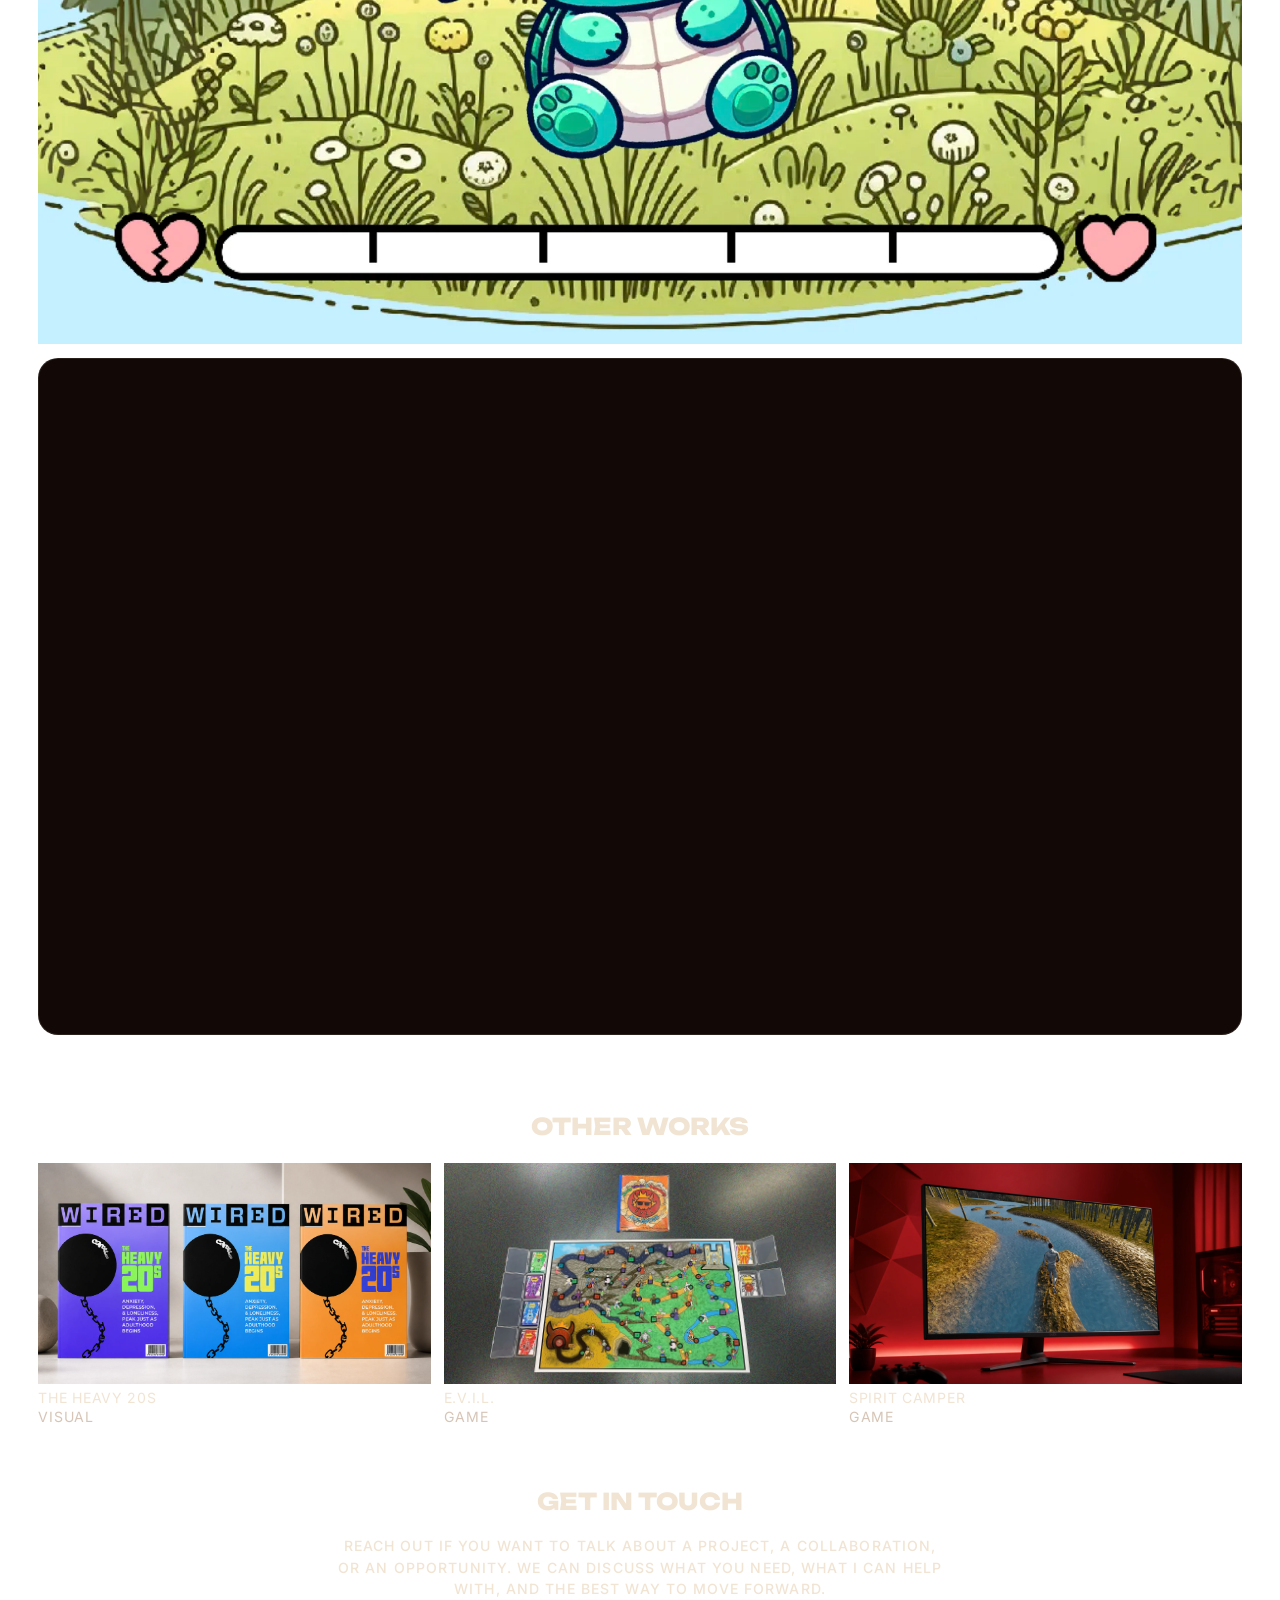
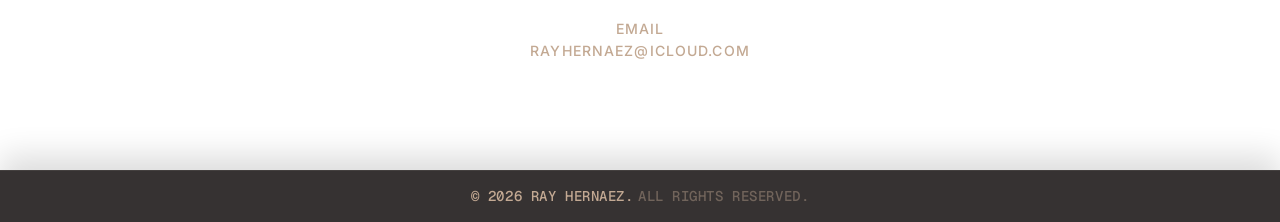
<file: projects/sheldon.html>
<!DOCTYPE html>
<html lang="en">
  <head>
    <meta charset="UTF-8" />
    <meta name="viewport" content="width=device-width, initial-scale=1.0" />
    <title>Ray Hernaez | Sheldon</title>
    <meta
      name="description"
      content="Sheldon by Ray Hernaez, a hybrid pet simulator that connects clay sculpture, micro:bit interaction, and Scratch gameplay."
    />

    <link rel="preconnect" href="https://fonts.googleapis.com" />
    <link rel="preconnect" href="https://fonts.gstatic.com" crossorigin />
    <link
      href="https://fonts.googleapis.com/css2?family=Geist+Mono:wght@400;500;600&family=Inter:ital,wght@0,400;0,500;0,600;0,700;1,700;1,800;1,900&family=Unbounded:wght@200..900&display=swap"
      rel="stylesheet"
    />

    <link rel="stylesheet" href="../css/style.css" />
  </head>
  <body class="project-detail-page">
    <div class="page-shell page-shell--project-detail">
      <main class="project-detail-page__main">
        <article class="project-detail" aria-labelledby="sheldon-heading">
          <header class="project-detail__hero">
            <h1 id="sheldon-heading" class="project-detail__title">Sheldon</h1>

            <div class="project-detail__info">
              <div class="project-detail__meta-stack">
                <section class="project-detail__block">
                  <p class="project-detail__label">year</p>
                  <p class="project-detail__year">2024</p>
                </section>

                <section class="project-detail__block">
                  <p class="project-detail__label">service</p>
                  <p class="project-detail__meta-copy">
                    <span>Interactive Design</span>
                    <span>Game Design</span>
                    <span>Physical Computing</span>
                  </p>
                </section>
              </div>

              <section class="project-detail__block project-detail__block--overview">
                <p class="project-detail__label">overview</p>
                <p class="project-detail__summary">
                  Sheldon is a hybrid pet simulator that combines a clay turtle sculpture, micro:bit interaction,
                  and a Scratch game. Players pet the turtle to raise its friendship meter, creating a simple and
                  relaxing interactive experience.
                  <button
                    class="project-detail__more-trigger"
                    type="button"
                    data-project-overlay-open
                    aria-controls="sheldon-overlay"
                    aria-expanded="false"
                    aria-label="Learn more"
                  >
                    →
                  </button>
                </p>
              </section>
            </div>
          </header>

          <section class="project-detail__stack" aria-label="Sheldon media">
            <div class="project-detail__pair project-detail__pair--balanced-sheldon">
              <figure class="project-detail__figure">
                <img loading="lazy" decoding="async" src="../assets/images/sheldon/1.webp" alt="Physical setup linking the clay turtle to the digital game" data-caption="Physical controller setup linking the clay turtle to the digital game." />
              </figure>

              <figure class="project-detail__figure">
                <img loading="lazy" decoding="async" src="../assets/images/sheldon/2.webp" alt="Clay turtle sculpture used for the Sheldon project" data-caption="Clay turtle controller with its wired input connection." />
              </figure>
            </div>

            <figure class="project-detail__figure">
              <img loading="lazy" decoding="async" src="../assets/images/sheldon/3.webp" alt="Friendship meter and dialogue screen from Sheldon" data-caption="Game screen showing Sheldon's dialogue and friendship meter." />
            </figure>

            <section class="project-detail__video">
              <div class="video-frame">
                <iframe
                  src="https://www.youtube-nocookie.com/embed/ht8jK31BSgM?autoplay=1&mute=1&rel=0&playsinline=1"
                  title="Sheldon gameplay walkthrough"
                  loading="lazy"
                  allow="accelerometer; autoplay; clipboard-write; encrypted-media; gyroscope; picture-in-picture; web-share"
                  referrerpolicy="strict-origin-when-cross-origin"
                  allowfullscreen
                ></iframe>
              </div>
            </section>
          </section>
        </article>
      </main>

      <footer class="site-footer" data-site-footer></footer>
    </div>

    <div class="project-detail-overlay" id="sheldon-overlay" hidden>
      <div class="project-detail-overlay__backdrop" data-project-overlay-close></div>

      <div class="project-detail-overlay__panel" role="dialog" aria-modal="true" aria-labelledby="sheldon-overlay-title">
        <button class="project-detail-overlay__close" type="button" aria-label="Close" data-project-overlay-close>X</button>

        <div class="project-detail-overlay__content">
          <p class="project-detail__label">learn more</p>
          <h2 id="sheldon-overlay-title" class="project-detail-overlay__title">Sheldon</h2>

          <section class="project-detail-overlay__section">
            <h3>Development Summary</h3>
            <p>
              Sheldon was developed as a hybrid project that combined physical making with digital interaction.
              The idea was to turn a simple turtle character into something players could actually touch, while
              still giving that object a game-like personality through Scratch. That mix of tactile input and
              on-screen reaction made the project feel playful from the beginning.
            </p>
          </section>

          <section class="project-detail-overlay__section">
            <h3>My Role</h3>
            <p>
              I focused on the digital side of the project by designing and coding the gameplay in Scratch. That
              included the menu, the friendship meter, the character dialogue, and the overall pacing of how
              Sheldon reacts to the player. I also worked with edited AI-generated turtle imagery and voice lines
              to give the project a more complete character presence.
            </p>
          </section>

          <section class="project-detail-overlay__section">
            <h3>Physical and Digital Link</h3>
            <p>
              The clay turtle itself became the bridge between the object and the game. Using copper tape and a
              micro:bit setup, touch on the sculpture could be translated into actions inside the digital
              interface. That connection was the core of the piece, because it made petting the turtle feel like a
              meaningful part of the gameplay rather than a separate gimmick.
            </p>
          </section>

          <section class="project-detail-overlay__section">
            <h3>Reflection</h3>
            <p>
              What I liked most about Sheldon was how naturally it brought sculpture, programming, and character
              design together. It showed me how effective a small interactive idea can be when the physical and
              digital sides support each other clearly. If I revisited it, I would expand the world around Sheldon
              and add more character interactions so the experience could grow beyond the friendship loop.
            </p>
          </section>
        </div>
      </div>
    </div>

    <script src="../js/shared-layout.js"></script>
    <script src="../js/project-detail.js"></script>
  </body>
</html>
</file>
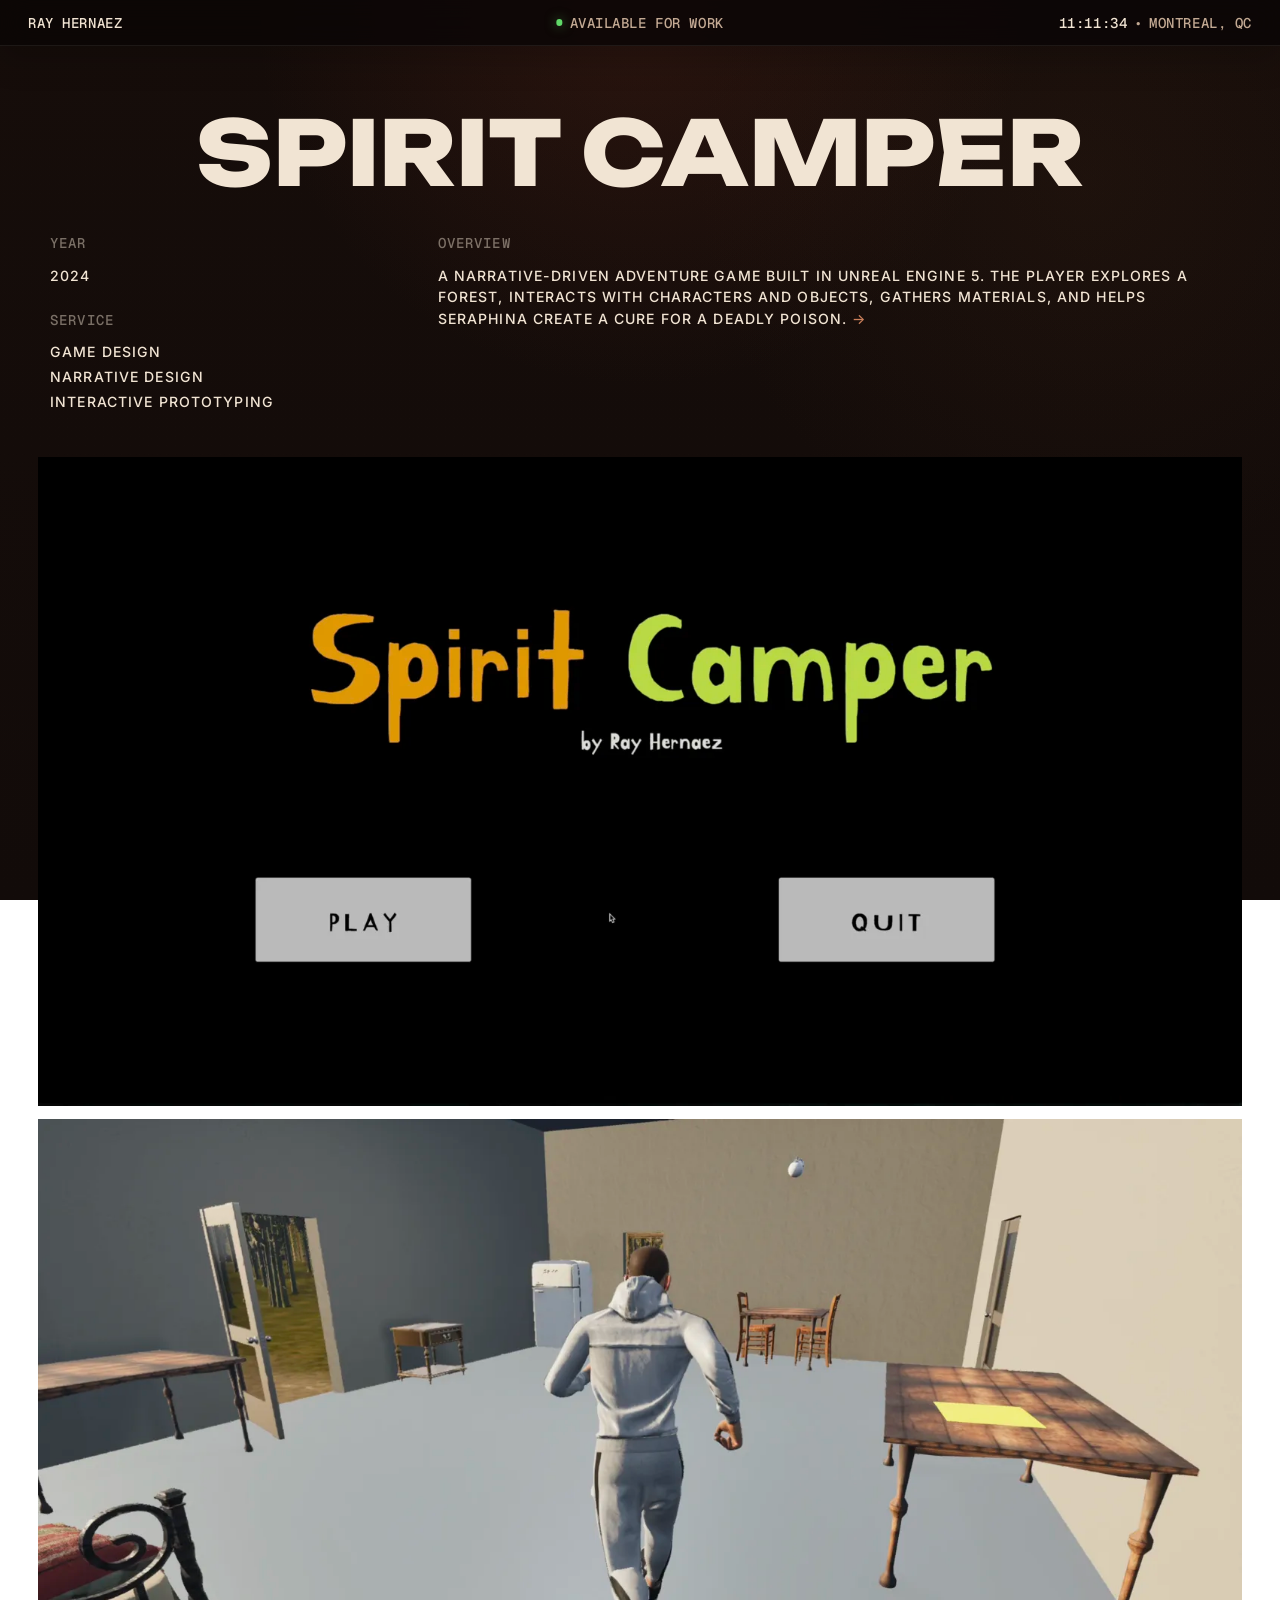
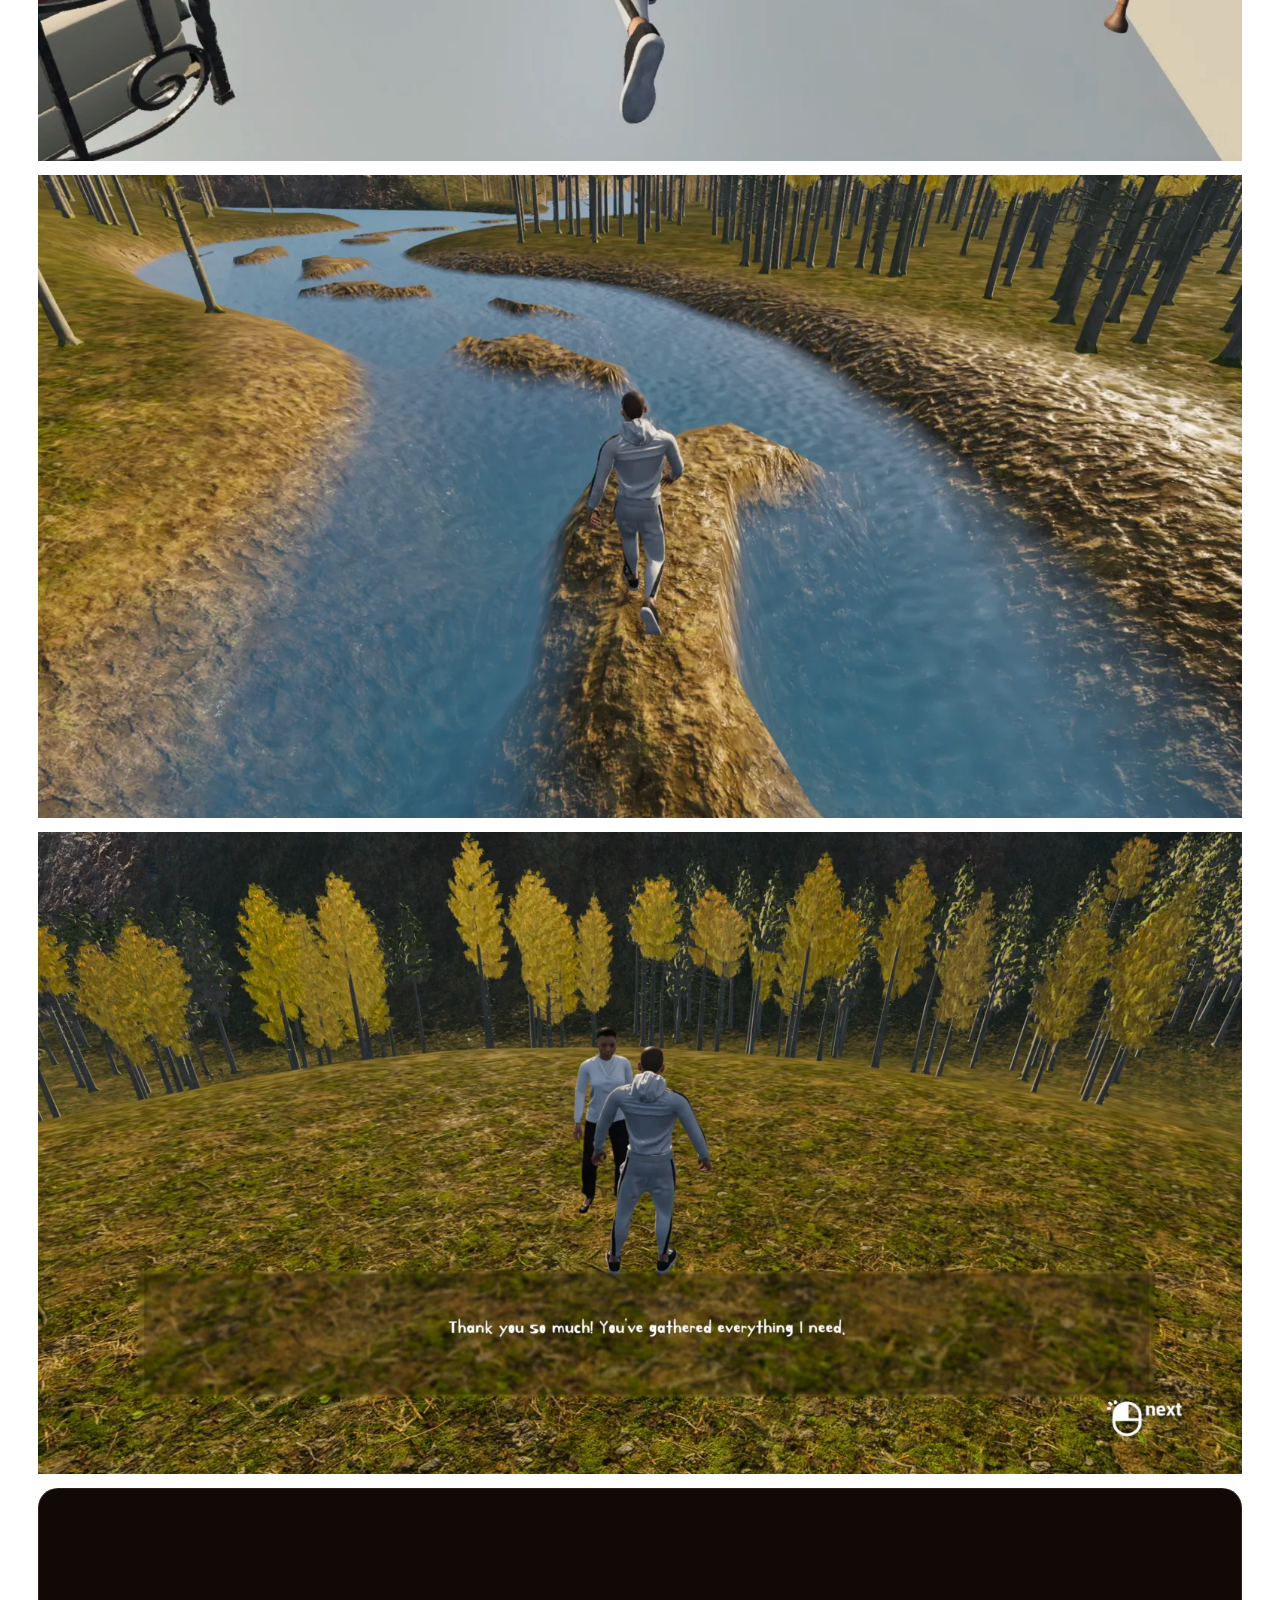
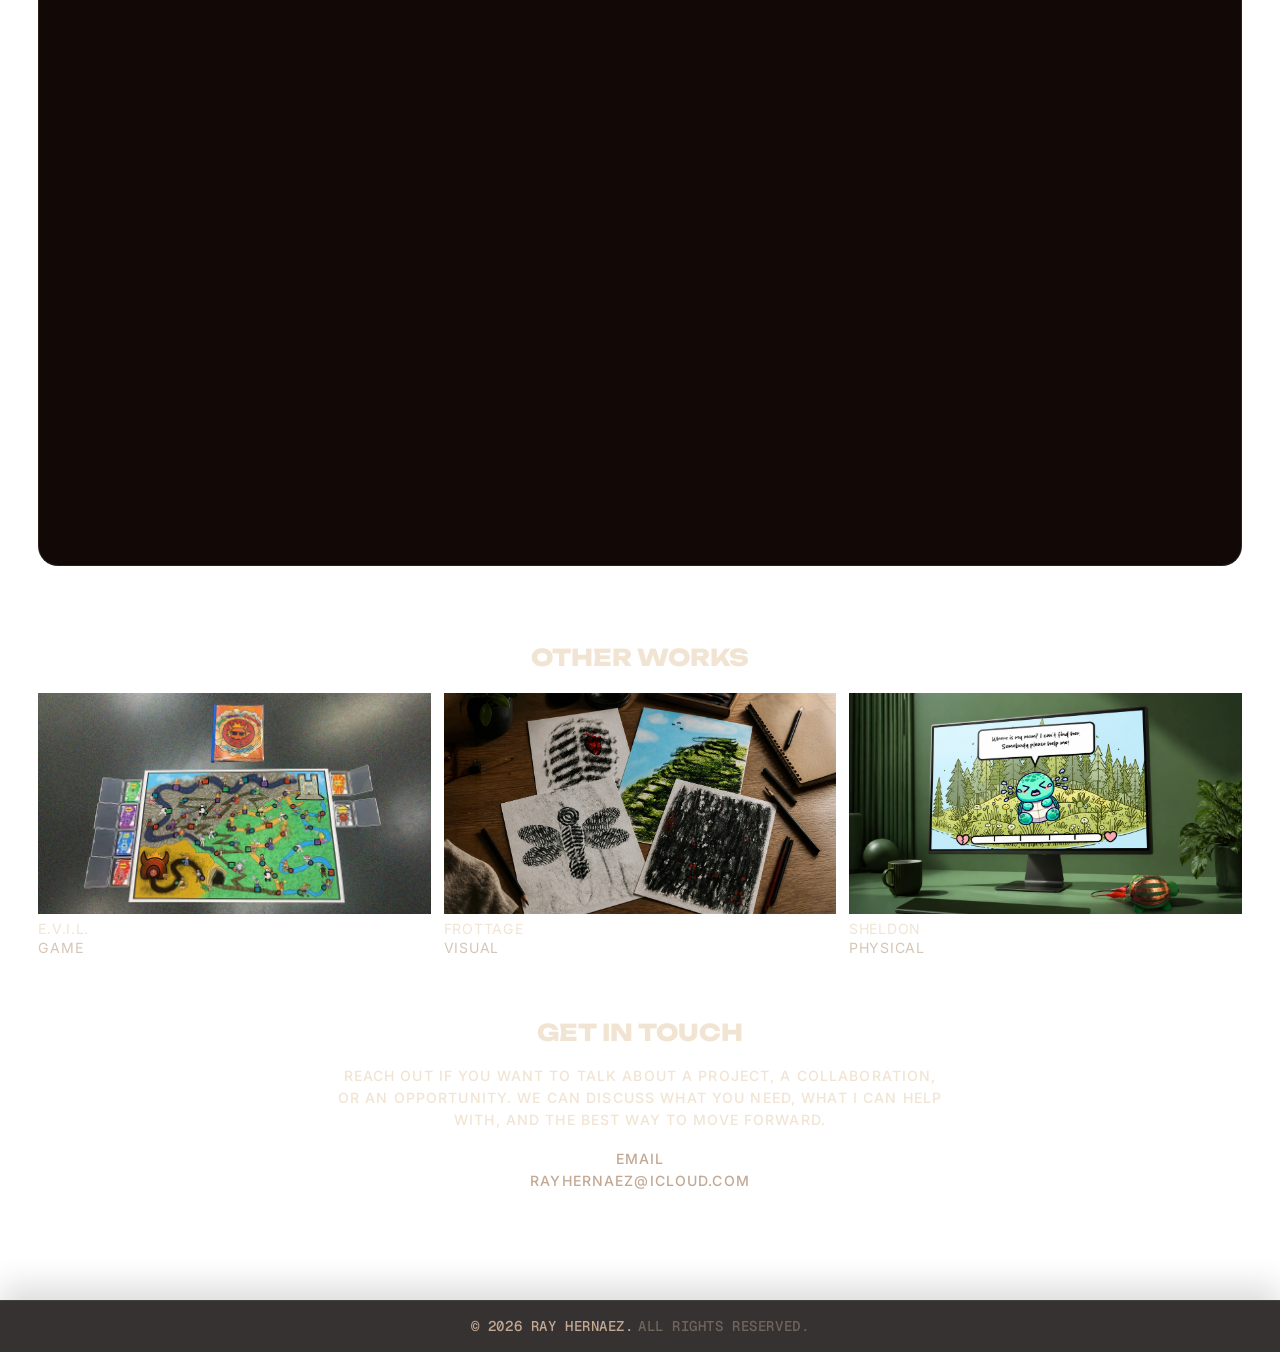
<file: projects/spirit-camper.html>
<!DOCTYPE html>
<html lang="en">
  <head>
    <meta charset="UTF-8" />
    <meta name="viewport" content="width=device-width, initial-scale=1.0" />
    <title>Ray Hernaez | Spirit Camper</title>
    <meta
      name="description"
      content="Spirit Camper by Ray Hernaez, a narrative-driven Unreal Engine 5 adventure project focused on exploration, dialogue, and atmosphere."
    />

    <link rel="preconnect" href="https://fonts.googleapis.com" />
    <link rel="preconnect" href="https://fonts.gstatic.com" crossorigin />
    <link
      href="https://fonts.googleapis.com/css2?family=Geist+Mono:wght@400;500;600&family=Inter:ital,wght@0,400;0,500;0,600;0,700;1,700;1,800;1,900&family=Unbounded:wght@200..900&display=swap"
      rel="stylesheet"
    />

    <link rel="stylesheet" href="../css/style.css" />
  </head>
  <body class="project-detail-page">
    <div class="page-shell page-shell--project-detail">
      <main class="project-detail-page__main">
        <article class="project-detail" aria-labelledby="spirit-camper-heading">
          <header class="project-detail__hero">
            <h1 id="spirit-camper-heading" class="project-detail__title">Spirit Camper</h1>

            <div class="project-detail__info">
              <div class="project-detail__meta-stack">
                <section class="project-detail__block">
                  <p class="project-detail__label">year</p>
                  <p class="project-detail__year">2024</p>
                </section>

                <section class="project-detail__block">
                  <p class="project-detail__label">service</p>
                  <p class="project-detail__meta-copy">
                    <span>Game Design</span>
                    <span>Narrative Design</span>
                    <span>Interactive Prototyping</span>
                  </p>
                </section>
              </div>

              <section class="project-detail__block project-detail__block--overview">
                <p class="project-detail__label">overview</p>
                <p class="project-detail__summary">
                  A narrative-driven adventure game built in Unreal Engine 5. The player explores a forest,
                  interacts with characters and objects, gathers materials, and helps Seraphina create a cure for a
                  deadly poison.
                  <button
                    class="project-detail__more-trigger"
                    type="button"
                    data-project-overlay-open
                    aria-controls="spirit-camper-overlay"
                    aria-expanded="false"
                    aria-label="Learn more"
                  >
                    →
                  </button>
                </p>
              </section>
            </div>
          </header>

          <section class="project-detail__stack" aria-label="Spirit Camper media">
            <figure class="project-detail__figure">
              <img loading="lazy" decoding="async" src="../assets/images/spirit-camper/1.webp" alt="Main menu screen from Spirit Camper" data-caption="Main menu screen introducing the Spirit Camper prototype." />
            </figure>

            <figure class="project-detail__figure">
              <img loading="lazy" decoding="async" src="../assets/images/spirit-camper/2.webp" alt="Interior gameplay test from Spirit Camper" data-caption="Interior gameplay test with the player moving through a sparse 3D room." />
            </figure>

            <figure class="project-detail__figure">
              <img loading="lazy" decoding="async" src="../assets/images/spirit-camper/3.webp" alt="Forest exploration scene from Spirit Camper" data-caption="Forest exploration scene following the character along a riverbank." />
            </figure>

            <figure class="project-detail__figure">
              <img loading="lazy" decoding="async" src="../assets/images/spirit-camper/4.webp" alt="Potion-making area in Spirit Camper" data-caption="Quest completion moment in the forest clearing." />
            </figure>

            <section class="project-detail__video">
              <div class="video-frame">
                <iframe
                  src="https://www.youtube-nocookie.com/embed/FUAOf7wHHUY?autoplay=1&mute=1&rel=0&playsinline=1"
                  title="Spirit Camper gameplay walkthrough"
                  loading="lazy"
                  allow="accelerometer; autoplay; clipboard-write; encrypted-media; gyroscope; picture-in-picture; web-share"
                  referrerpolicy="strict-origin-when-cross-origin"
                  allowfullscreen
                ></iframe>
              </div>
            </section>
          </section>
        </article>
      </main>

      <footer class="site-footer" data-site-footer></footer>
    </div>

    <div class="project-detail-overlay" id="spirit-camper-overlay" hidden>
      <div class="project-detail-overlay__backdrop" data-project-overlay-close></div>

      <div
        class="project-detail-overlay__panel"
        role="dialog"
        aria-modal="true"
        aria-labelledby="spirit-camper-overlay-title"
      >
        <button class="project-detail-overlay__close" type="button" aria-label="Close" data-project-overlay-close>X</button>

        <div class="project-detail-overlay__content">
          <p class="project-detail__label">learn more</p>
          <h2 id="spirit-camper-overlay-title" class="project-detail-overlay__title">Spirit Camper</h2>

          <section class="project-detail-overlay__section">
            <h3>Development Summary</h3>
            <p>
              Spirit Camper was my first full game project in Unreal Engine 5, so a lot of the process involved
              learning the engine while also figuring out what kind of experience I wanted to build. I decided to
              lean into narrative and atmosphere instead of trying to make something overly complex, which led me
              toward a forest-based adventure centered on exploration, dialogue, and a cure-making objective.
            </p>
          </section>

          <section class="project-detail-overlay__section">
            <h3>Design and Gameplay</h3>
            <p>
              The main design goal was to keep the player moving through the story in a clear and readable way. I
              used blocked paths, invisible walls, simple prompts, and notes placed around the world to guide
              progression without making the game feel too restricted. The result was a light adventure structure
              where players could explore, collect what they needed, and understand the next step without too much
              confusion.
            </p>
          </section>

          <section class="project-detail-overlay__section">
            <h3>Technical and Creative Work</h3>
            <p>
              I sourced and arranged environmental assets such as trees, flowers, and other props to shape the
              mood of the world, and I used those choices to make the forest feel more immersive. On the gameplay
              side, I implemented NPC interaction, teleportation, a key-and-door system, and the main collectible
              flow. I also experimented with AI-generated voice lines for the characters, which helped the project
              feel more complete and gave the dialogue scenes a stronger presence.
            </p>
          </section>

          <section class="project-detail-overlay__section">
            <h3>Reflection</h3>
            <p>
              This project taught me a lot about scope, iteration, and how to stay flexible when building a game
              inside a tool I was still learning. It was challenging, but it also gave me a much clearer sense of
              how I like to work across environment building, interaction, and story structure. If I revisited
              Spirit Camper, I would expand the narrative, refine the pacing, and introduce more mechanics while
              keeping the same atmospheric tone.
            </p>
          </section>
        </div>
      </div>
    </div>

    <script src="../js/shared-layout.js"></script>
    <script src="../js/project-detail.js"></script>
  </body>
</html>
</file>
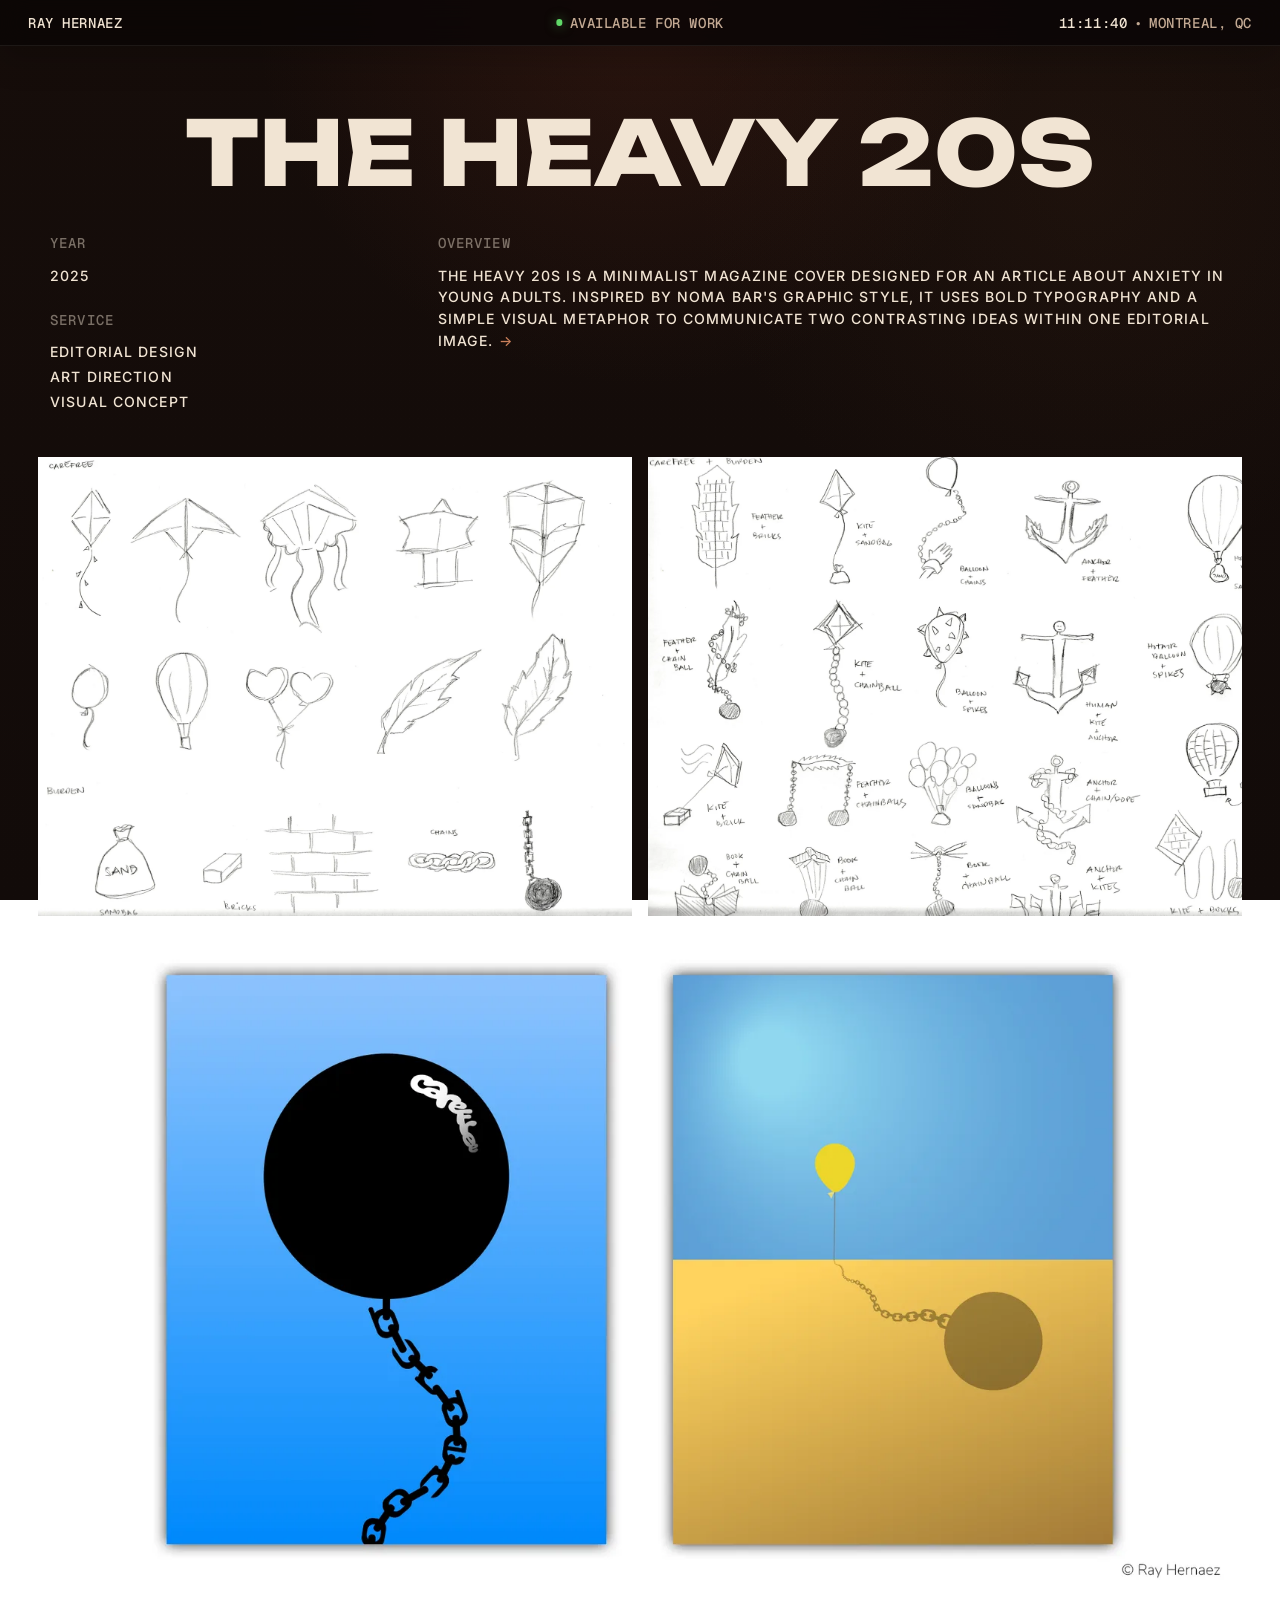
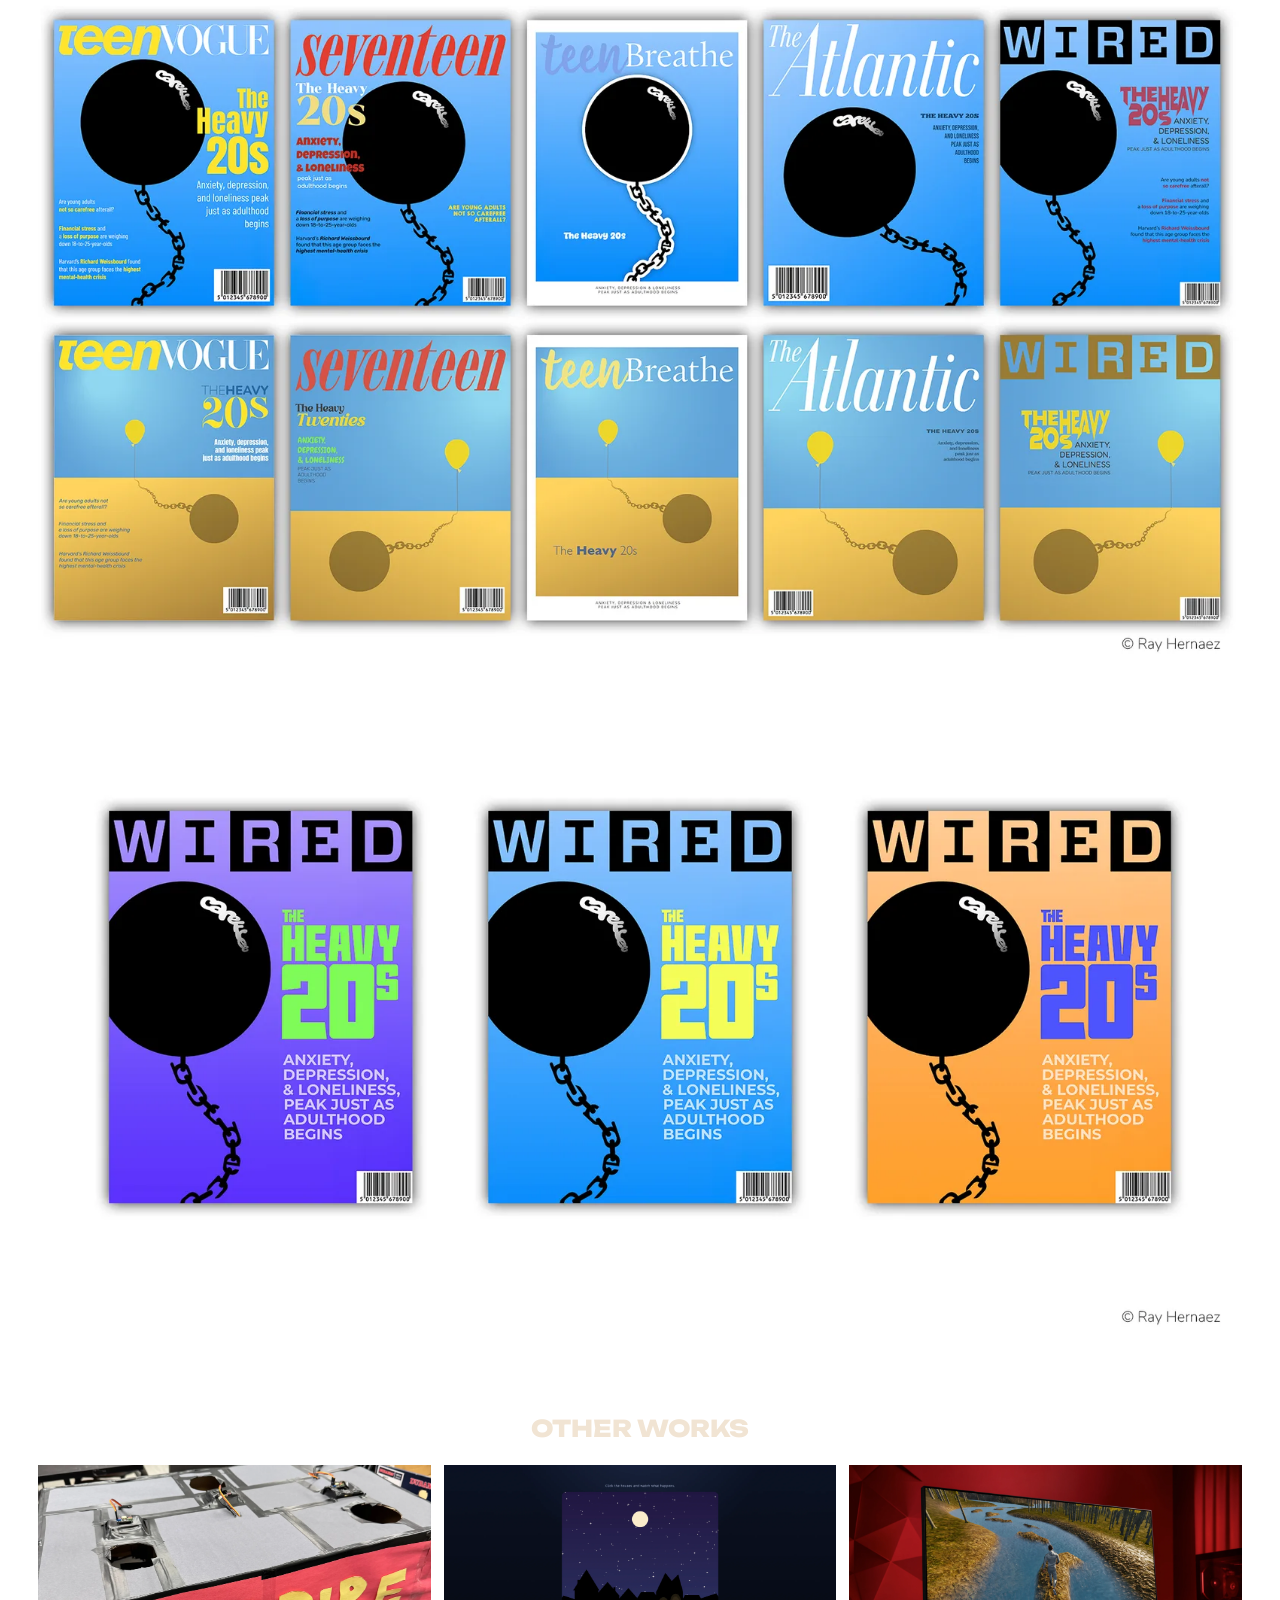
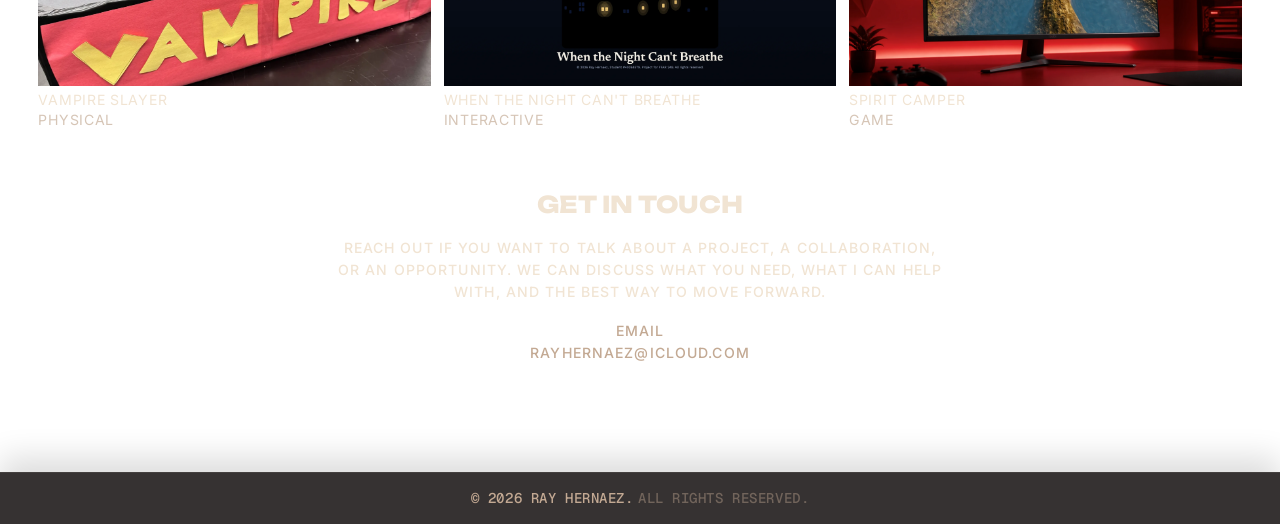
<file: projects/the-heavy-20s.html>
<!DOCTYPE html>
<html lang="en">
  <head>
    <meta charset="UTF-8" />
    <meta name="viewport" content="width=device-width, initial-scale=1.0" />
    <title>Ray Hernaez | The Heavy 20s</title>
    <meta
      name="description"
      content="The Heavy 20s by Ray Hernaez, a minimalist magazine cover project exploring anxiety, visual metaphor, and editorial design."
    />

    <link rel="preconnect" href="https://fonts.googleapis.com" />
    <link rel="preconnect" href="https://fonts.gstatic.com" crossorigin />
    <link
      href="https://fonts.googleapis.com/css2?family=Geist+Mono:wght@400;500;600&family=Inter:ital,wght@0,400;0,500;0,600;0,700;1,700;1,800;1,900&family=Unbounded:wght@200..900&display=swap"
      rel="stylesheet"
    />

    <link rel="stylesheet" href="../css/style.css" />
  </head>
  <body class="project-detail-page">
    <div class="page-shell page-shell--project-detail">
      <main class="project-detail-page__main">
        <article class="project-detail" aria-labelledby="the-heavy-20s-heading">
          <header class="project-detail__hero">
            <h1 id="the-heavy-20s-heading" class="project-detail__title">The Heavy 20s</h1>

            <div class="project-detail__info">
              <div class="project-detail__meta-stack">
                <section class="project-detail__block">
                  <p class="project-detail__label">year</p>
                  <p class="project-detail__year">2025</p>
                </section>

                <section class="project-detail__block">
                  <p class="project-detail__label">service</p>
                  <p class="project-detail__meta-copy">
                    <span>Editorial Design</span>
                    <span>Art Direction</span>
                    <span>Visual Concept</span>
                  </p>
                </section>
              </div>

              <section class="project-detail__block project-detail__block--overview">
                <p class="project-detail__label">overview</p>
                <p class="project-detail__summary">
                  The Heavy 20s is a minimalist magazine cover designed for an article about anxiety in young
                  adults. Inspired by Noma Bar's graphic style, it uses bold typography and a simple visual metaphor
                  to communicate two contrasting ideas within one editorial image.
                  <button
                    class="project-detail__more-trigger"
                    type="button"
                    data-project-overlay-open
                    aria-controls="the-heavy-20s-overlay"
                    aria-expanded="false"
                    aria-label="Learn more"
                  >
                    →
                  </button>
                </p>
              </section>
            </div>
          </header>

          <section class="project-detail__stack" aria-label="The Heavy 20s media">
            <div class="project-detail__pair">
              <figure class="project-detail__figure">
                <img loading="lazy" decoding="async" src="../assets/images/the-heavy-20s/1.webp" alt="Initial contrast sketches for The Heavy 20s" data-caption="Initial sketches exploring balloons, weights, chains, and symbolic objects." />
              </figure>

              <figure class="project-detail__figure">
                <img loading="lazy" decoding="async" src="../assets/images/the-heavy-20s/2.webp" alt="Merged concept sketch for The Heavy 20s" data-caption="Expanded sketch sheet of cover concepts and visual motifs." />
              </figure>
            </div>

            <figure class="project-detail__figure">
              <img loading="lazy" decoding="async" src="../assets/images/the-heavy-20s/3.webp" alt="Digital cover directions created for The Heavy 20s" data-caption="Digital cover tests pairing a chained balloon with a minimal landscape." />
            </figure>

            <figure class="project-detail__figure">
              <img loading="lazy" decoding="async" src="../assets/images/the-heavy-20s/4.webp" alt="Magazine cover variations developed for The Heavy 20s" data-caption="Magazine-cover variations applying the Heavy 20s visual system." />
            </figure>

            <figure class="project-detail__figure">
              <img loading="lazy" decoding="async" src="../assets/images/the-heavy-20s/5.webp" alt="Final cover and color variations for The Heavy 20s" data-caption="Final cover color studies for the Heavy 20s concept." />
            </figure>
          </section>
        </article>
      </main>

      <footer class="site-footer" data-site-footer></footer>
    </div>

    <div class="project-detail-overlay" id="the-heavy-20s-overlay" hidden>
      <div class="project-detail-overlay__backdrop" data-project-overlay-close></div>

      <div
        class="project-detail-overlay__panel"
        role="dialog"
        aria-modal="true"
        aria-labelledby="the-heavy-20s-overlay-title"
      >
        <button class="project-detail-overlay__close" type="button" aria-label="Close" data-project-overlay-close>X</button>

        <div class="project-detail-overlay__content">
          <p class="project-detail__label">learn more</p>
          <h2 id="the-heavy-20s-overlay-title" class="project-detail-overlay__title">The Heavy 20s</h2>

          <section class="project-detail-overlay__section">
            <h3>Project Summary</h3>
            <p>
              This project was built as an editorial design response to a written article about anxiety,
              depression, and loneliness in young adulthood. I wanted the final cover to feel minimal but still
              emotionally loaded, which made the editorial format a strong space to explore metaphor and visual
              compression.
            </p>
          </section>

          <section class="project-detail-overlay__section">
            <h3>Concept Development</h3>
            <p>
              I started by identifying two opposing ideas, carefree and burden, then sketched different ways those
              states could be shown visually. From there, the challenge became finding one image that could hold
              both meanings at once without becoming visually noisy. That pushed the project toward a more reduced,
              symbolic solution.
            </p>
          </section>

          <section class="project-detail-overlay__section">
            <h3>Process</h3>
            <p>
              After the sketch stage, I moved into digital directions and tested a range of layouts, typography
              treatments, and color variations. The balloon-and-chain image became the clearest final direction
              because it communicated emotional weight quickly while still leaving room for the editorial tone of
              the piece.
            </p>
          </section>

          <section class="project-detail-overlay__section">
            <h3>Reflection</h3>
            <p>
              The Heavy 20s became one of the projects I spent the most time refining, and that process taught me
              a lot about spacing, typography, cropping, and the role of contrast in editorial design. It also
              reinforced how effective a simple image can be when the concept behind it is clear and well resolved.
            </p>
          </section>
        </div>
      </div>
    </div>

    <script src="../js/shared-layout.js"></script>
    <script src="../js/project-detail.js"></script>
  </body>
</html>
</file>
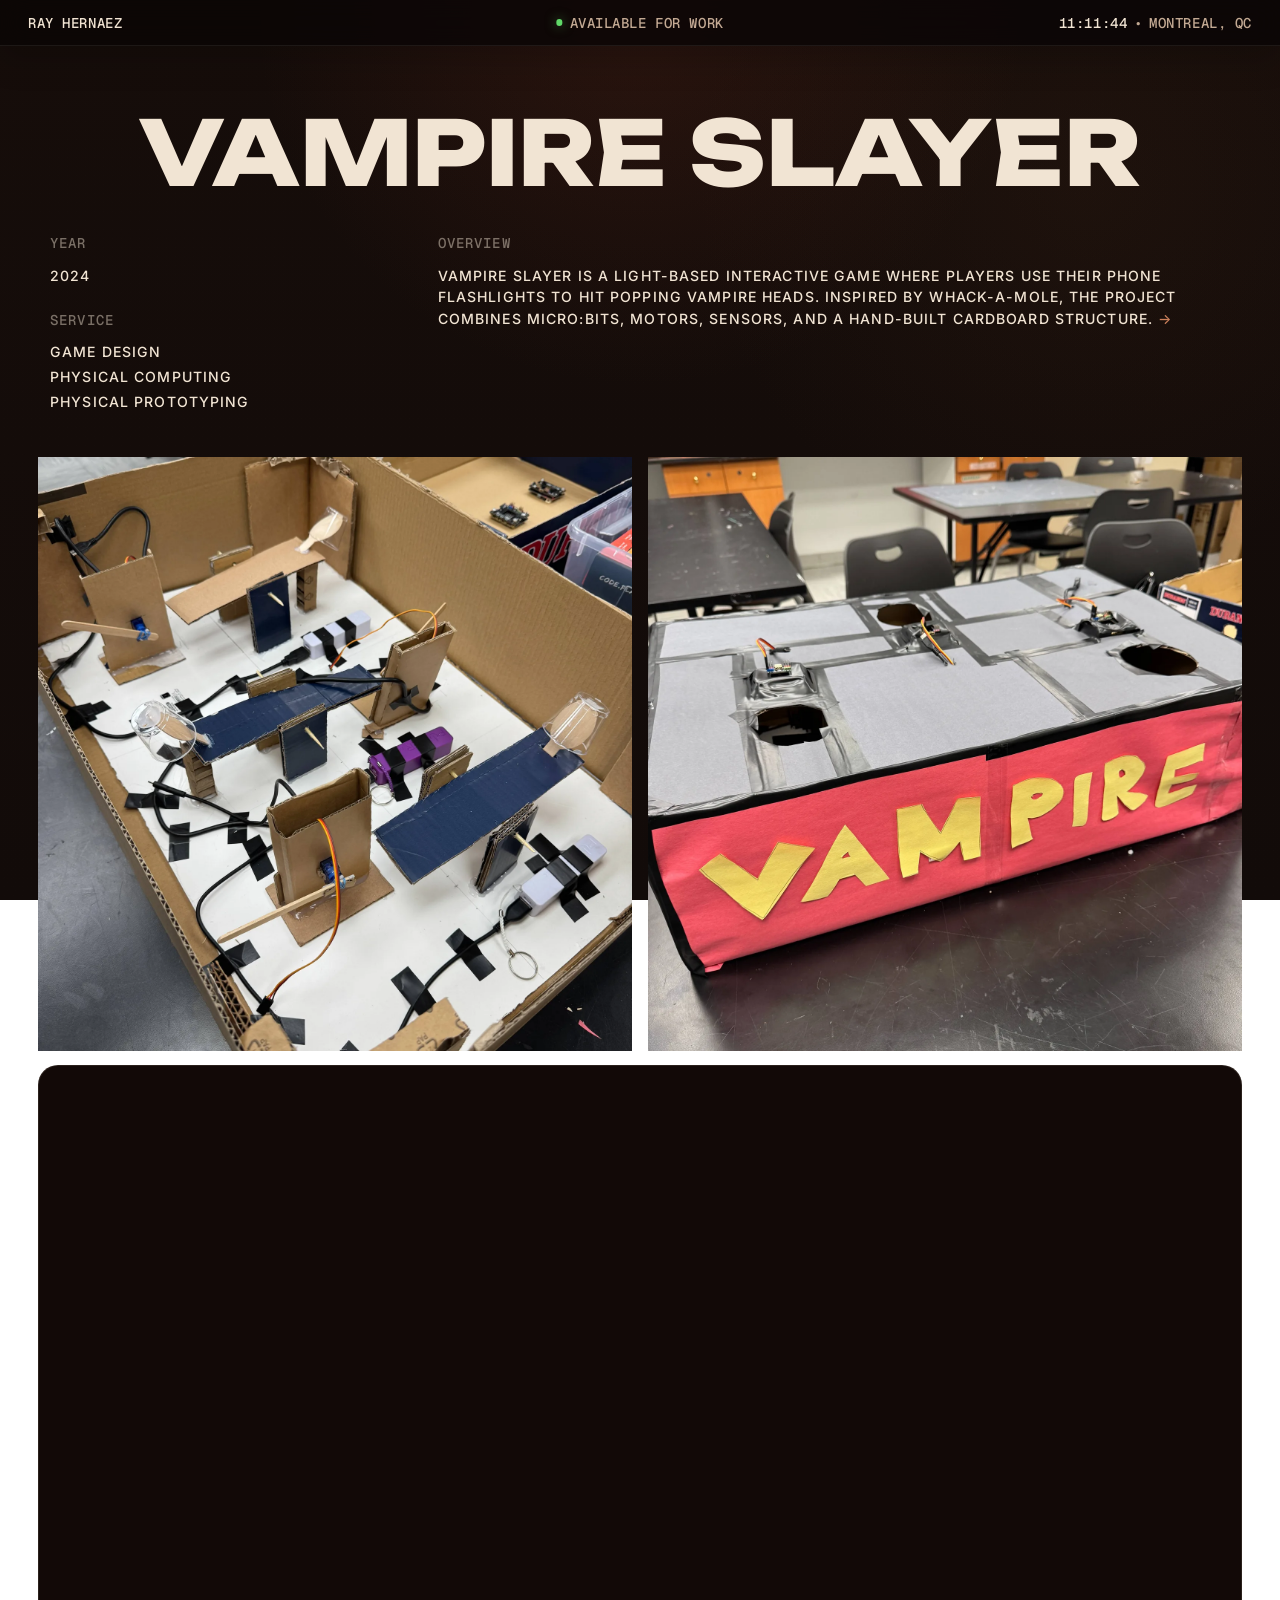
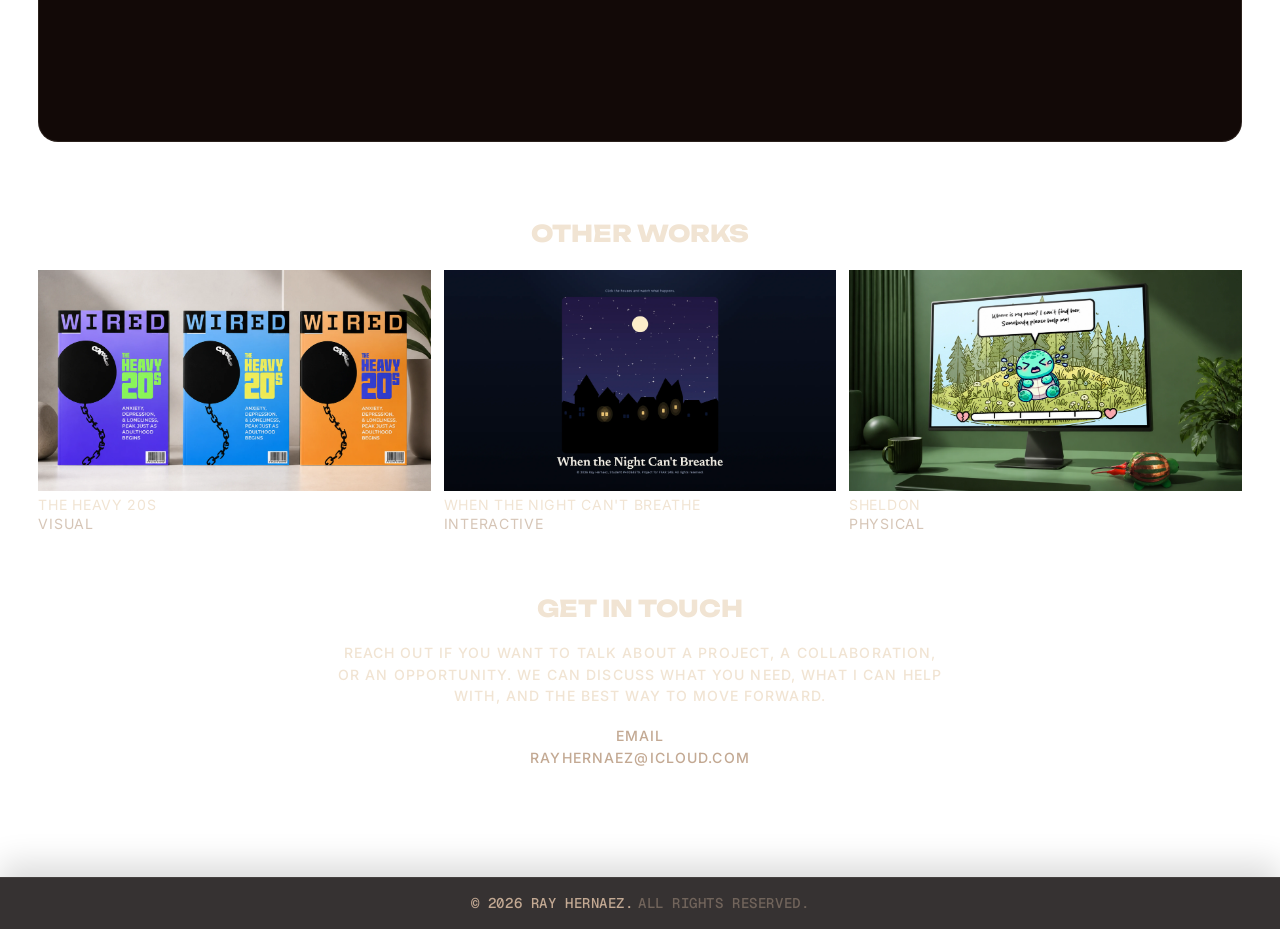
<file: projects/vampire-slayer.html>
<!DOCTYPE html>
<html lang="en">
  <head>
    <meta charset="UTF-8" />
    <meta name="viewport" content="width=device-width, initial-scale=1.0" />
    <title>Ray Hernaez | Vampire Slayer</title>
    <meta
      name="description"
      content="Vampire Slayer by Ray Hernaez, a light-based interactive game that combines micro:bits, motors, sensors, and a hand-built cardboard structure."
    />

    <link rel="preconnect" href="https://fonts.googleapis.com" />
    <link rel="preconnect" href="https://fonts.gstatic.com" crossorigin />
    <link
      href="https://fonts.googleapis.com/css2?family=Geist+Mono:wght@400;500;600&family=Inter:ital,wght@0,400;0,500;0,600;0,700;1,700;1,800;1,900&family=Unbounded:wght@200..900&display=swap"
      rel="stylesheet"
    />

    <link rel="stylesheet" href="../css/style.css" />
  </head>
  <body class="project-detail-page">
    <div class="page-shell page-shell--project-detail">
      <main class="project-detail-page__main">
        <article class="project-detail" aria-labelledby="vampire-slayer-heading">
          <header class="project-detail__hero">
            <h1 id="vampire-slayer-heading" class="project-detail__title">Vampire Slayer</h1>

            <div class="project-detail__info">
              <div class="project-detail__meta-stack">
                <section class="project-detail__block">
                  <p class="project-detail__label">year</p>
                  <p class="project-detail__year">2024</p>
                </section>

                <section class="project-detail__block">
                  <p class="project-detail__label">service</p>
                  <p class="project-detail__meta-copy">
                    <span>Game Design</span>
                    <span>Physical Computing</span>
                    <span>Physical Prototyping</span>
                  </p>
                </section>
              </div>

              <section class="project-detail__block project-detail__block--overview">
                <p class="project-detail__label">overview</p>
                <p class="project-detail__summary">
                  Vampire Slayer is a light-based interactive game where players use their phone flashlights to hit
                  popping vampire heads. Inspired by Whack-a-Mole, the project combines micro:bits, motors,
                  sensors, and a hand-built cardboard structure.
                  <button
                    class="project-detail__more-trigger"
                    type="button"
                    data-project-overlay-open
                    aria-controls="vampire-slayer-overlay"
                    aria-expanded="false"
                    aria-label="Learn more"
                  >
                    →
                  </button>
                </p>
              </section>
            </div>
          </header>

          <section class="project-detail__stack" aria-label="Vampire Slayer media">
            <div class="project-detail__pair">
              <figure class="project-detail__figure">
                <img loading="lazy" decoding="async" src="../assets/images/vampire-slayer/1.webp" alt="Internal prototype showing the moving mechanism of Vampire Slayer" data-caption="Internal cardboard prototype showing the moving play mechanism." />
              </figure>

              <figure class="project-detail__figure">
                <img loading="lazy" decoding="async" src="../assets/images/vampire-slayer/2.webp" alt="Final Vampire Slayer cardboard game build" data-caption="Final Vampire Slayer cabinet with the tabletop playfield exposed." />
              </figure>
            </div>

            <section class="project-detail__video">
              <div class="video-frame">
                <iframe
                  src="https://www.youtube-nocookie.com/embed/KpaRr-BpMeA?autoplay=1&mute=1&rel=0&playsinline=1"
                  title="Vampire Slayer walkthrough"
                  loading="lazy"
                  allow="accelerometer; autoplay; clipboard-write; encrypted-media; gyroscope; picture-in-picture; web-share"
                  referrerpolicy="strict-origin-when-cross-origin"
                  allowfullscreen
                ></iframe>
              </div>
            </section>
          </section>
        </article>
      </main>

      <footer class="site-footer" data-site-footer></footer>
    </div>

    <div class="project-detail-overlay" id="vampire-slayer-overlay" hidden>
      <div class="project-detail-overlay__backdrop" data-project-overlay-close></div>

      <div
        class="project-detail-overlay__panel"
        role="dialog"
        aria-modal="true"
        aria-labelledby="vampire-slayer-overlay-title"
      >
        <button class="project-detail-overlay__close" type="button" aria-label="Close" data-project-overlay-close>X</button>

        <div class="project-detail-overlay__content">
          <p class="project-detail__label">learn more</p>
          <h2 id="vampire-slayer-overlay-title" class="project-detail-overlay__title">Vampire Slayer</h2>

          <section class="project-detail-overlay__section">
            <h3>Development Summary</h3>
            <p>
              Vampire Slayer started with a playful mechanical idea: building something in the spirit of
              Whack-a-Mole, but translating that energy into a handmade interactive object. The early stage of the
              project involved experimenting with motors, structure, and physical movement until the setup became
              stable enough to support repeated play.
            </p>
          </section>

          <section class="project-detail-overlay__section">
            <h3>How It Works</h3>
            <p>
              Players use their phone flashlights as the main form of input. When light hits one of the vampire
              heads, sensors detect it and trigger the mechanism that lowers the head back into the structure. That
              interaction gave the piece its rhythm and made the technology feel direct and easy to understand.
            </p>
          </section>

          <section class="project-detail-overlay__section">
            <h3>Build and Visual Direction</h3>
            <p>
              The project moved from rough styrofoam tests into a more resolved cardboard build supported by
              micro:bits, motors, and hand-made components. I contributed materials for the structure and focused
              on the visual side of the project, especially the red-and-black vampire theme that tied the
              mechanics, atmosphere, and presentation together.
            </p>
          </section>

          <section class="project-detail-overlay__section">
            <h3>Reflection</h3>
            <p>
              This was a strong learning experience because the physical system needed a lot of adjustment before
              it behaved the way we wanted. Working through those challenges made the final result feel even more
              rewarding. If I returned to it, I would refine the mechanism further and push the theatrical feel of
              the game even more.
            </p>
          </section>
        </div>
      </div>
    </div>

    <script src="../js/shared-layout.js"></script>
    <script src="../js/project-detail.js"></script>
  </body>
</html>
</file>
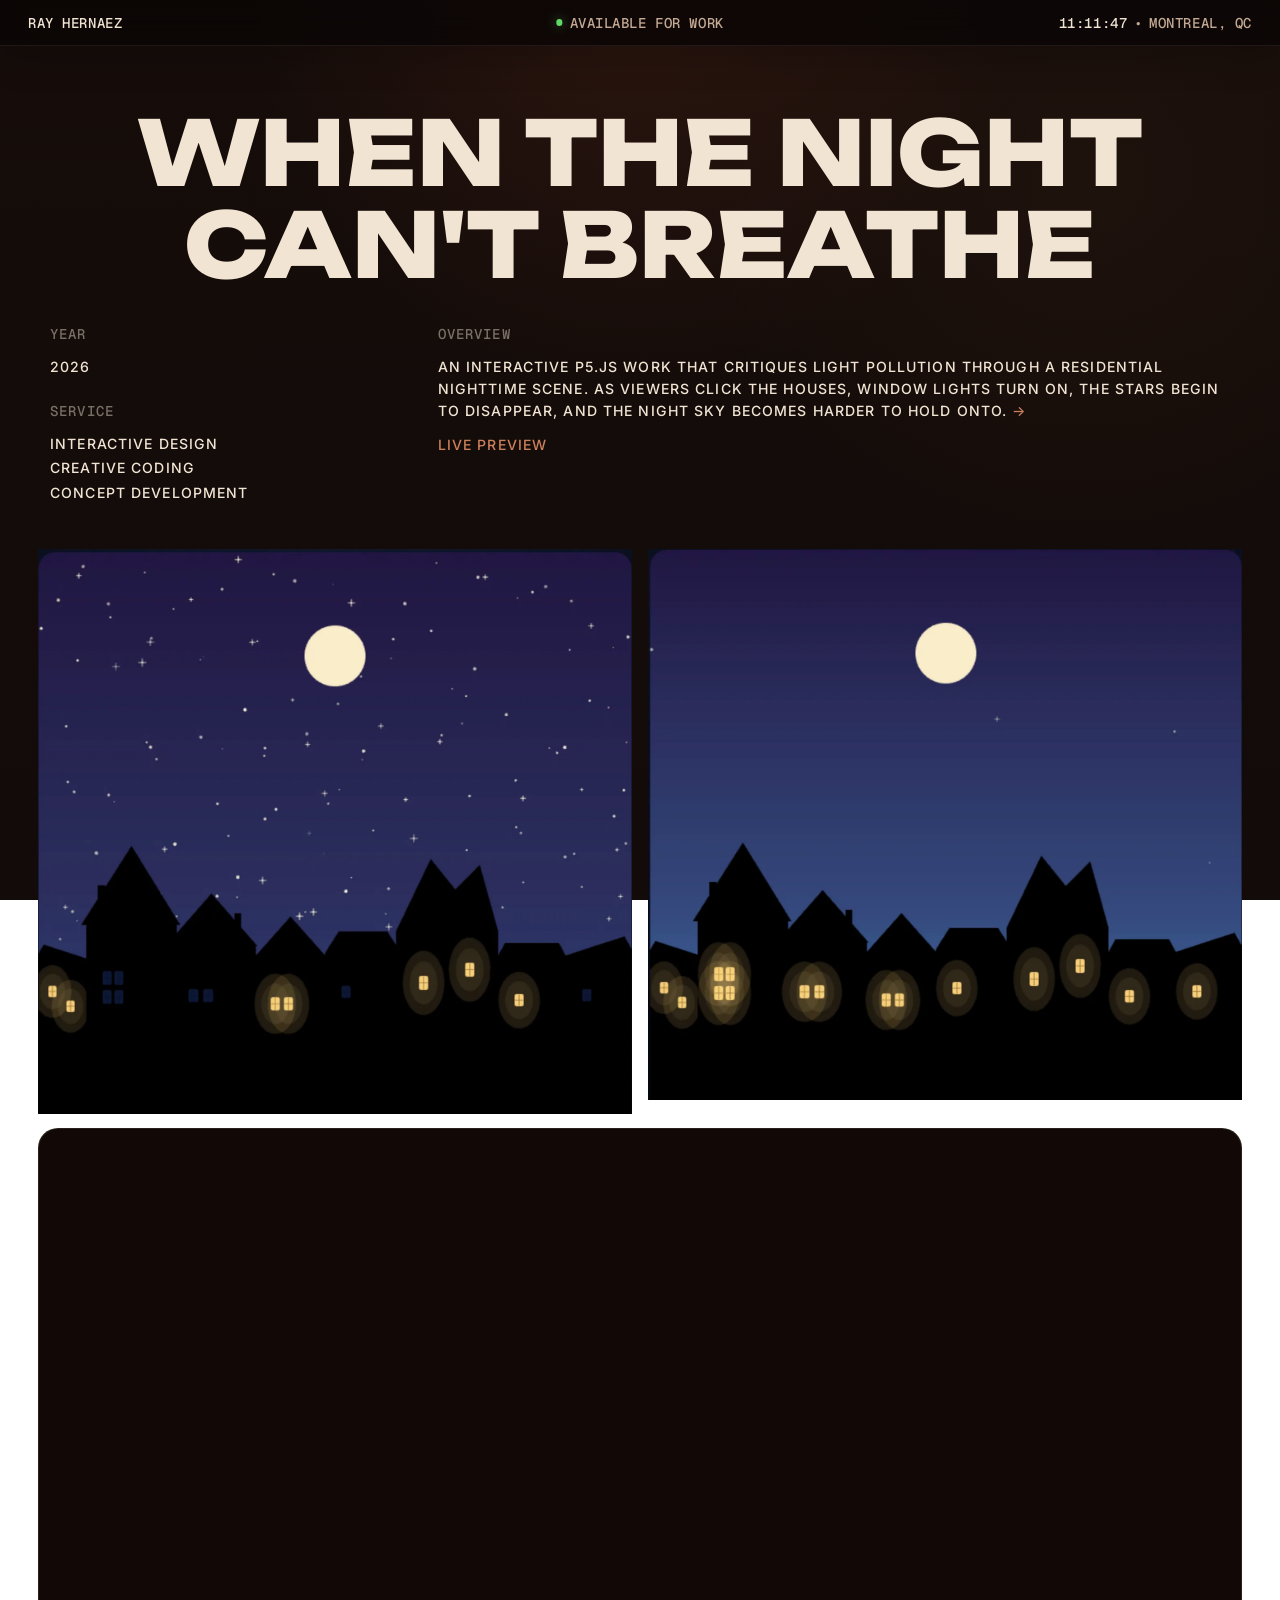
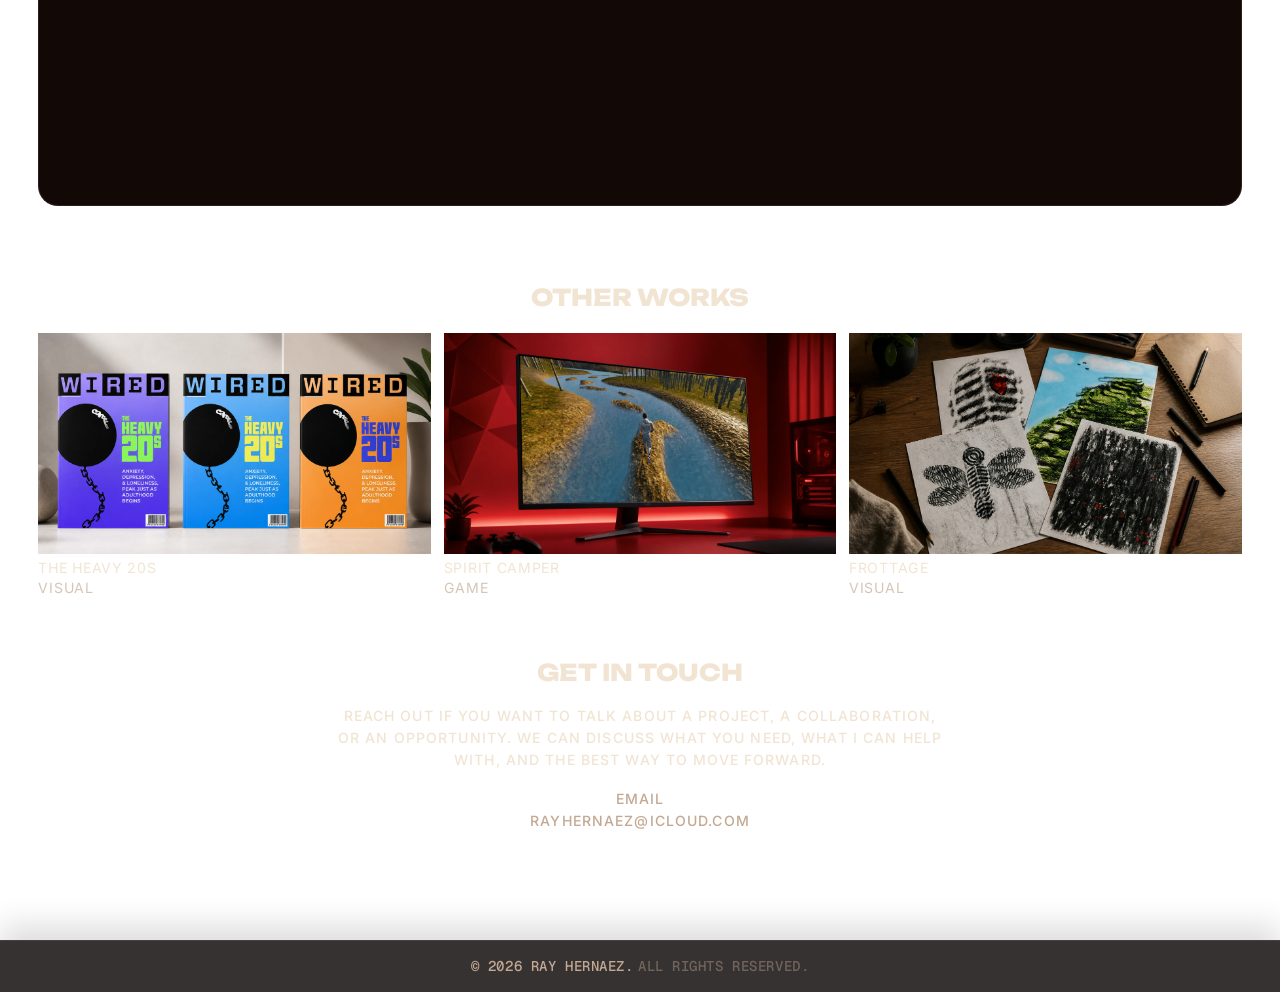
<file: projects/when-the-night-cant-breathe.html>
<!DOCTYPE html>
<html lang="en">
  <head>
    <meta charset="UTF-8" />
    <meta name="viewport" content="width=device-width, initial-scale=1.0" />
    <title>Ray Hernaez | When the Night Can't Breathe</title>
    <meta
      name="description"
      content="When the Night Can't Breathe by Ray Hernaez, an interactive p5.js project critiquing light pollution through a responsive nighttime neighborhood scene."
    />

    <link rel="preconnect" href="https://fonts.googleapis.com" />
    <link rel="preconnect" href="https://fonts.gstatic.com" crossorigin />
    <link
      href="https://fonts.googleapis.com/css2?family=Geist+Mono:wght@400;500;600&family=Inter:ital,wght@0,400;0,500;0,600;0,700;1,700;1,800;1,900&family=Unbounded:wght@200..900&display=swap"
      rel="stylesheet"
    />

    <link rel="stylesheet" href="../css/style.css" />
  </head>
  <body class="project-detail-page">
    <div class="page-shell page-shell--project-detail">
      <main class="project-detail-page__main">
        <article class="project-detail" aria-labelledby="when-the-night-cant-breathe-heading">
          <header class="project-detail__hero">
            <h1 id="when-the-night-cant-breathe-heading" class="project-detail__title">When the Night Can't Breathe</h1>

            <div class="project-detail__info">
              <div class="project-detail__meta-stack">
                <section class="project-detail__block">
                  <p class="project-detail__label">year</p>
                  <p class="project-detail__year">2026</p>
                </section>

                <section class="project-detail__block">
                  <p class="project-detail__label">service</p>
                  <p class="project-detail__meta-copy">
                    <span>Interactive Design</span>
                    <span>Creative Coding</span>
                    <span>Concept Development</span>
                  </p>
                </section>
              </div>

              <section class="project-detail__block project-detail__block--overview">
                <p class="project-detail__label">overview</p>
                <p class="project-detail__summary">
                  An interactive p5.js work that critiques light pollution through a residential nighttime scene.
                  As viewers click the houses, window lights turn on, the stars begin to disappear, and the night
                  sky becomes harder to hold onto.
                  <button
                    class="project-detail__more-trigger"
                    type="button"
                    data-project-overlay-open
                    aria-controls="when-the-night-cant-breathe-overlay"
                    aria-expanded="false"
                    aria-label="Learn more"
                  >
                    →
                  </button>
                  <span class="project-detail__link-row">
                    <a
                      class="project-detail__more-trigger"
                      href="https://sleepyrayray.github.io/ffar249/project/"
                      target="_blank"
                      rel="noreferrer"
                    >
                      LIVE PREVIEW
                    </a>
                  </span>
                </p>
              </section>
            </div>
          </header>

          <section class="project-detail__stack" aria-label="When the Night Can't Breathe media">
            <div class="project-detail__pair">
              <figure class="project-detail__figure">
                <img loading="lazy" decoding="async" src="../assets/images/when-the-night-cant-breathe/1.webp" alt="Main scene from When the Night Can't Breathe" data-caption="Nighttime village scene before the sky is overwhelmed by light." />
              </figure>

              <figure class="project-detail__figure">
                <img loading="lazy" decoding="async" src="../assets/images/when-the-night-cant-breathe/2.webp" alt="Lit-house variation from When the Night Can't Breathe" data-caption="Village scene with more lit windows and a fading night sky." />
              </figure>
            </div>

            <section class="project-detail__video">
              <div class="video-frame">
                <iframe
                  src="https://www.youtube-nocookie.com/embed/lpLorL4ppYY?autoplay=1&mute=1&rel=0&playsinline=1"
                  title="When the Night Can't Breathe walkthrough"
                  loading="lazy"
                  allow="accelerometer; autoplay; clipboard-write; encrypted-media; gyroscope; picture-in-picture; web-share"
                  referrerpolicy="strict-origin-when-cross-origin"
                  allowfullscreen
                ></iframe>
              </div>
            </section>
          </section>
        </article>
      </main>

      <footer class="site-footer" data-site-footer></footer>
    </div>

    <div class="project-detail-overlay" id="when-the-night-cant-breathe-overlay" hidden>
      <div class="project-detail-overlay__backdrop" data-project-overlay-close></div>

      <div
        class="project-detail-overlay__panel"
        role="dialog"
        aria-modal="true"
        aria-labelledby="when-the-night-cant-breathe-overlay-title"
      >
        <button class="project-detail-overlay__close" type="button" aria-label="Close" data-project-overlay-close>X</button>

        <div class="project-detail-overlay__content">
          <p class="project-detail__label">learn more</p>
          <h2 id="when-the-night-cant-breathe-overlay-title" class="project-detail-overlay__title">When the Night Can't Breathe</h2>

          <section class="project-detail-overlay__section">
            <h3>Concept</h3>
            <p>
              When the Night Can&rsquo;t Breathe is an interactive p5.js project built around the keyword pairing
              <em>Critiquing + The Night</em>. The piece begins in blackout: the houses are dark, the stars feel
              fully present, and the night sky carries the whole atmosphere of the scene. From there, the work
              asks what happens when artificial light gradually becomes the dominant way of experiencing night.
            </p>
          </section>

          <section class="project-detail-overlay__section">
            <h3>Interaction</h3>
            <p>
              The viewer activates the work by clicking the houses. Each click turns on more windows and pushes
              the scene further away from darkness. As the domestic lights accumulate, the stars fade, the sky
              shifts, and the relationship between the viewer and the night changes. The interaction is simple on
              purpose, so the consequence of each action stays clear and readable.
            </p>
          </section>

          <section class="project-detail-overlay__section">
            <h3>Visual and Audio Design</h3>
            <p>
              I built the piece as a stylized residential nightscape with a moon, star field, horizon glow,
              house silhouettes, and ambient sound. The code controls gradual transitions in star visibility, sky
              pollution, house lighting, and atmospheric motion, including subtle shooting stars and audio shifts.
              That layered response was important because I wanted the scene to feel alive while still keeping the
              focus on the loss created by excess light.
            </p>
          </section>

          <section class="project-detail-overlay__section">
            <h3>Reflection</h3>
            <p>
              The project critiques the assumption that more light automatically means more progress, safety, or
              improvement. Instead, it asks the viewer to notice what disappears when brightness becomes the
              standard: the stars, the texture of the sky, and the quieter experience of night itself. For me, it
              became a way to connect creative coding with environmental atmosphere and visual storytelling in a
              more direct, interactive form.
            </p>
          </section>
        </div>
      </div>
    </div>

    <script src="../js/shared-layout.js"></script>
    <script src="../js/project-detail.js"></script>
  </body>
</html>
</file>
<file: css/style.css>
/* Color and font settings for the whole site */
:root {
  --bg-color: #120b09;
  --bg-glow: rgba(128, 53, 34, 0.2);
  --panel-color: rgba(24, 15, 12, 0.9);
  --panel-strong: rgba(32, 20, 16, 0.96);
  --border-color: rgba(242, 221, 196, 0.11);
  --text-color: #f1e4d3;
  --muted-text: #c3a993;
  --accent-color: #a5533d;
  --accent-strong: #cb805b;
  --shadow-color: rgba(0, 0, 0, 0.42);
  --button-fill: linear-gradient(180deg, rgba(255, 242, 228, 0.06), rgba(255, 242, 228, 0.025));
  --button-fill-strong: linear-gradient(180deg, rgba(255, 242, 228, 0.1), rgba(255, 242, 228, 0.04));
  --button-border: rgba(165, 83, 61, 0.26);
  --focus-ring: rgba(203, 128, 91, 0.28);
  --hover-border: rgba(203, 128, 91, 0.45);
  --nav-active-text: #1b0d09;
  --nav-active-fill: linear-gradient(180deg, #d7a47b 0%, #a5533d 100%);
  --nav-active-shadow: rgba(165, 83, 61, 0.24);
  --body-font: "Inter", -apple-system, BlinkMacSystemFont, "Segoe UI", sans-serif;
  --heading-font: "Inter", -apple-system, BlinkMacSystemFont, "Segoe UI", sans-serif;
  --display-font: "Unbounded", "Inter", -apple-system, BlinkMacSystemFont, "Segoe UI", sans-serif;
  --ui-font: "Inter", -apple-system, BlinkMacSystemFont, "Segoe UI", sans-serif;
  --label-font: "Geist Mono", "SFMono-Regular", Consolas, "Liberation Mono", monospace;
  --wide-content-width: min(calc(100vw - clamp(1.5rem, 6vw, 7rem)), 1320px);
  --chrome-edge-space: clamp(1.1rem, 2.6vw, 1.75rem);
  --chrome-mobile-edge-space: 0.85rem;
  --chrome-bar-block-space: 1rem;
  --chrome-text-size: 0.76rem;
  --label-size: 0.88rem;
  --hero-label-size: clamp(0.92rem, 1.95vw, 1.06rem);
  --archive-label-size: clamp(0.84rem, 1.7vw, 1.18rem);
  --contact-focus-size: clamp(0.96rem, 1.9vw, 1.28rem);
  --home-section-gap: clamp(3rem, 7vw, 5rem);
}

/* Basic page reset */
* {
  box-sizing: border-box;
  margin: 0;
  padding: 0;
}

html {
  scroll-behavior: smooth;
}

body {
  min-height: 100vh;
  font-family: var(--body-font);
  color: var(--text-color);
  background:
    radial-gradient(circle at top, var(--bg-glow), transparent 35%),
    radial-gradient(circle at 85% 20%, rgba(77, 46, 26, 0.16), transparent 30%),
    linear-gradient(180deg, #160d0a 0%, var(--bg-color) 100%);
  background-attachment: fixed;
}

body,
body * {
  user-select: none;
  -webkit-user-select: none;
  -webkit-touch-callout: none;
}

body::before {
  content: "";
  position: fixed;
  inset: 0;
  pointer-events: none;
  background-image: radial-gradient(rgba(255, 240, 221, 0.07) 0.7px, transparent 0.7px);
  background-size: 9px 9px;
  opacity: 0.12;
}

@media (hover: hover) and (pointer: fine) {
  body.has-custom-cursor,
  body.has-custom-cursor * {
    cursor: none !important;
  }

  .custom-cursor {
    --cursor-x: -100px;
    --cursor-y: -100px;
    --cursor-scale: 1;
    position: fixed;
    top: 0;
    left: 0;
    width: 14px;
    height: 14px;
    border-radius: 50%;
    background: rgba(255, 244, 232, 0.96);
    mix-blend-mode: difference;
    opacity: 0;
    pointer-events: none;
    z-index: 9999;
    transform: translate3d(var(--cursor-x), var(--cursor-y), 0) translate(-50%, -50%) scale(var(--cursor-scale));
    transition: opacity 0.18s ease;
    will-change: transform, opacity;
  }

  .custom-cursor.is-visible {
    opacity: 0.92;
  }
}

button,
input,
textarea {
  font: inherit;
}

a {
  color: inherit;
  text-decoration: none;
}

button {
  appearance: none;
  -webkit-appearance: none;
  border: 1px solid var(--button-border);
  background: var(--button-fill);
  box-shadow:
    inset 0 1px 0 rgba(255, 255, 255, 0.08),
    0 10px 24px rgba(0, 0, 0, 0.16);
  cursor: pointer;
  -webkit-tap-highlight-color: transparent;
}

button:focus-visible {
  outline: 2px solid var(--focus-ring);
  outline-offset: 3px;
}

.page-shell {
  width: min(1120px, calc(100% - 2rem));
  margin: 0 auto;
  padding: 2rem 0 3rem;
}

/* Header and navigation */
.site-header {
  display: flex;
  justify-content: space-between;
  align-items: flex-start;
  gap: 1.5rem;
  margin-bottom: 2rem;
}

.site-label {
  margin-bottom: 0.5rem;
  color: var(--accent-color);
  font-family: var(--label-font);
  font-size: 0.9rem;
  letter-spacing: 0.12em;
  text-transform: uppercase;
}

.site-title {
  font-family: var(--heading-font);
  font-size: clamp(2rem, 5vw, 3.2rem);
  line-height: 1.05;
  letter-spacing: -0.03em;
}

.site-nav {
  display: flex;
  flex-wrap: wrap;
  gap: 0.75rem;
  padding: 0.5rem;
  border: 1px solid var(--border-color);
  border-radius: 999px;
  background-color: rgba(20, 13, 10, 0.76);
  backdrop-filter: blur(10px);
}

.nav-button {
  border-radius: 999px;
  padding: 0.7rem 1rem;
  color: var(--muted-text);
  background: var(--button-fill);
  font-family: var(--ui-font);
  font-size: 0.86rem;
  font-weight: 600;
  letter-spacing: 0.12em;
  text-transform: uppercase;
  transition:
    background-color 0.25s ease,
    color 0.25s ease,
    border-color 0.25s ease,
    transform 0.25s ease,
    box-shadow 0.25s ease;
}

.nav-button:hover,
.nav-button:focus-visible {
  color: var(--text-color);
  border-color: var(--hover-border);
  background: var(--button-fill-strong);
  box-shadow:
    inset 0 1px 0 rgba(255, 255, 255, 0.1),
    0 14px 28px rgba(0, 0, 0, 0.2);
  transform: translateY(-1px);
}

.nav-button.is-active {
  color: var(--nav-active-text);
  border-color: transparent;
  background: var(--nav-active-fill);
  box-shadow: 0 14px 28px var(--nav-active-shadow);
}

/* Main content card */
.content-area {
  min-height: 560px;
  padding: 1.2rem;
  border: 1px solid var(--border-color);
  border-radius: 28px;
  background: linear-gradient(180deg, rgba(29, 18, 14, 0.95), rgba(18, 11, 9, 0.92));
  box-shadow: 0 24px 60px var(--shadow-color);
}

.site-footer {
  align-self: stretch;
  width: 100vw;
  max-width: none;
  margin-top: auto;
  margin-left: calc(50% - 50vw);
  padding: var(--chrome-bar-block-space) var(--chrome-edge-space) max(var(--chrome-bar-block-space), env(safe-area-inset-bottom));
  border-top: 1px solid rgba(241, 228, 211, 0.08);
  background: rgba(10, 6, 5, 0.82);
  box-shadow: 0 -14px 32px rgba(0, 0, 0, 0.14);
  backdrop-filter: blur(14px);
  -webkit-backdrop-filter: blur(14px);
}

.site-footer-text {
  display: flex;
  justify-content: center;
  align-items: center;
  flex-wrap: wrap;
  gap: 0.28rem;
  color: var(--muted-text);
  font-family: var(--label-font);
  font-size: var(--label-size);
  font-weight: 500;
  letter-spacing: 0.04em;
  line-height: 1.35;
  padding-inline: 0;
  text-align: center;
  text-transform: uppercase;
}

.site-footer-fade {
  opacity: 0.42;
}

.site-topbar {
  position: fixed;
  top: 0;
  left: 0;
  z-index: 31;
  display: block;
  min-height: calc((var(--chrome-bar-block-space) * 2) + var(--label-size));
  width: 100vw;
  max-width: none;
  padding: max(var(--chrome-bar-block-space), env(safe-area-inset-top)) var(--chrome-edge-space) var(--chrome-bar-block-space);
  border: 0;
  border-bottom: 1px solid rgba(241, 228, 211, 0.08);
  border-radius: 0;
  background: rgba(10, 6, 5, 0.82);
  box-shadow: 0 14px 32px rgba(0, 0, 0, 0.18);
  backdrop-filter: blur(14px);
  -webkit-backdrop-filter: blur(14px);
  pointer-events: auto;
}

.site-topbar__clock,
.site-topbar__availability,
.site-home-link {
  display: inline-flex;
  align-items: center;
  align-self: center;
  min-height: var(--label-size);
  font-family: var(--label-font);
  font-size: var(--label-size);
  font-weight: 500;
  letter-spacing: 0.04em;
  line-height: 1;
  text-transform: uppercase;
  pointer-events: auto;
}

.site-topbar__clock {
  position: absolute;
  top: 50%;
  right: var(--chrome-edge-space);
  justify-self: end;
  gap: 0.42rem;
  margin: 0;
  color: var(--muted-text);
  font-variant-numeric: tabular-nums;
  text-align: right;
  white-space: nowrap;
  transform: translateY(-50%);
}

.site-topbar__clock-time {
  color: var(--text-color);
}

.site-topbar__clock-location {
  color: var(--muted-text);
}

.site-topbar__availability {
  position: absolute;
  top: 50%;
  left: 50%;
  gap: 0.42rem;
  justify-self: center;
  margin: 0;
  color: var(--muted-text);
  text-align: center;
  white-space: nowrap;
  transform: translate(-50%, -50%);
}

.site-topbar__availability::before {
  content: "";
  display: inline-block;
  flex: 0 0 auto;
  width: 0.46em;
  height: 0.46em;
  border-radius: 999px;
  background: #60d968;
  box-shadow: 0 0 0.7rem rgba(96, 217, 104, 0.58);
  animation: availabilityBlink 1.18s ease-in-out infinite;
}

.site-home-link {
  position: absolute;
  top: 50%;
  left: var(--chrome-edge-space);
  justify-self: start;
  color: var(--text-color);
  white-space: nowrap;
  transform: translateY(-50%);
  transition: color 0.25s ease;
}

@keyframes availabilityBlink {
  0%,
  100% {
    opacity: 1;
  }

  50% {
    opacity: 0.28;
  }
}

.site-home-link:hover,
.site-home-link:focus-visible {
  color: var(--accent-strong);
}

.hero-focus-pass .page-shell {
  min-height: 100svh;
  padding-block: 0;
  display: flex;
  flex-direction: column;
}

.hero-focus-pass .site-header,
.hero-focus-pass #about,
.hero-focus-pass #projects,
.hero-focus-pass #contact {
  display: none;
}

.hero-focus-pass .content-area {
  flex: 1;
  min-height: 0;
  padding: 0;
  border: 0;
  background: transparent;
  box-shadow: none;
  display: flex;
  justify-content: center;
  align-items: center;
}

.hero-focus-pass .content-section {
  width: 100%;
  background: transparent;
}

.hero-focus-pass .content-section.is-active {
  display: flex;
  flex: 1;
  min-height: 0;
  justify-content: center;
  align-items: center;
}

.hero-stage {
  width: min(100%, 560px);
  margin: 0;
  display: grid;
  justify-items: center;
  gap: 1.35rem;
  padding: 0;
  text-align: center;
}

.hero-stage__kicker {
  max-width: none;
  color: var(--text-color);
  font-family: var(--label-font);
  font-size: var(--chrome-text-size);
  font-weight: 500;
  letter-spacing: 0.06em;
  line-height: 1.2;
  text-transform: uppercase;
  white-space: nowrap;
}

.hero-stage__name {
  display: inline-flex;
  justify-content: center;
  align-items: center;
  gap: 0.22em;
  font-family: var(--display-font);
  font-size: clamp(2.2rem, 7.2vw, 4.8rem);
  font-style: normal;
  font-weight: 800;
  line-height: 1;
  letter-spacing: 0;
  max-width: 100%;
  text-transform: uppercase;
  white-space: nowrap;
  overflow: visible;
  cursor: default;
  pointer-events: none;
  user-select: none;
  -webkit-user-select: none;
}

.hero-stage__name span {
  display: inline-block;
  text-shadow: 0.018em 0.018em 0 rgba(18, 11, 9, 0.34);
}

.hero-stage__name-accent {
  color: var(--text-color);
}

.hero-stage__name-main {
  color: var(--text-color);
}

.hero-stage__lead {
  max-width: none;
  margin-top: 0.9rem;
  color: var(--text-color);
  font-family: var(--ui-font);
  font-size: var(--label-size);
  font-weight: 500;
  line-height: 1.2;
  letter-spacing: 0.06em;
  text-transform: uppercase;
}

.hero-stage__lead-line {
  display: block;
  white-space: nowrap;
}

.hero-stage__body {
  max-width: 30ch;
  color: var(--muted-text);
  font-family: var(--ui-font);
  font-size: 1.04rem;
  line-height: 1.45;
  letter-spacing: 0.07em;
  text-transform: uppercase;
  text-wrap: pretty;
}

.home-page .page-shell {
  width: 100%;
  max-width: none;
  min-height: 100svh;
  padding-top: clamp(2rem, 6vw, 3.2rem);
  padding-bottom: 0;
  display: flex;
  flex-direction: column;
}

.contact-page .page-shell {
  min-height: 100svh;
  padding-top: clamp(4.25rem, 8vw, 5.25rem);
  padding-bottom: 0;
  display: flex;
  flex-direction: column;
}

.home-page,
.projects-page {
  overflow-x: clip;
}

.contact-page,
.project-detail-page {
  overflow-x: clip;
}

.projects-page .page-shell {
  width: 100%;
  max-width: none;
  min-height: 100svh;
  padding-top: clamp(4.25rem, 8vw, 5.25rem);
  padding-bottom: 0;
  display: flex;
  flex-direction: column;
}

.home-page__main {
  flex: 1;
  min-height: 0;
  display: grid;
  align-items: start;
  justify-items: center;
  gap: var(--home-section-gap);
}

.home-projects {
  padding-top: 0;
  scroll-margin-top: clamp(3.5rem, 8vw, 5rem);
}

.home-projects__header {
  margin-bottom: clamp(0.9rem, 2.6vw, 1.45rem);
}

.home-page .hero-stage {
  width: var(--wide-content-width);
  max-width: none;
  align-content: center;
  padding-block: clamp(1.4rem, 4vw, 2.8rem) 0;
}

.home-page .hero-stage__name {
  font-size: clamp(2.8rem, 8.5vw, 6.2rem);
}

.contact-page__main {
  flex: 1;
  min-height: 0;
  display: grid;
  grid-template-rows: auto auto;
  align-items: start;
  align-content: start;
  gap: 0;
}

.contact-page__header {
  display: grid;
  justify-items: center;
  gap: 1.35rem;
  text-align: center;
  margin-bottom: clamp(1.25rem, 3vw, 1.9rem);
}

.projects-page__main {
  flex: 1;
}

.project-detail-page .page-shell {
  width: 100%;
  max-width: none;
  min-height: 100svh;
  padding-top: clamp(4.25rem, 8vw, 5.25rem);
  padding-bottom: 0;
  display: flex;
  flex-direction: column;
}

.project-detail-page__main {
  flex: 1;
  padding-bottom: clamp(0.5rem, 1.8vw, 1rem);
}

.contact-stage {
  width: min(100%, 640px);
  gap: 1.35rem;
  justify-self: center;
  align-self: start;
  position: relative;
  padding-block: clamp(1.25rem, 3vw, 1.9rem);
}

.project-detail {
  display: grid;
  width: var(--wide-content-width);
  margin-inline: auto;
  gap: clamp(1.65rem, 4vw, 2.8rem);
  position: relative;
  padding-top: clamp(0.8rem, 2vw, 1.45rem);
}

.project-detail__hero {
  display: grid;
  gap: clamp(1.35rem, 3vw, 2.15rem);
}

.project-detail__info {
  display: grid;
  grid-template-columns: minmax(10rem, 0.58fr) minmax(0, 1.42fr);
  gap: clamp(1.5rem, 5vw, 4.6rem);
  align-items: start;
  width: min(100%, 1180px);
  margin-inline: auto;
  text-align: left;
}

.project-detail__meta-stack {
  display: grid;
  align-content: start;
  gap: clamp(0.9rem, 2.2vw, 1.45rem);
}

.project-detail__block {
  display: grid;
  align-content: start;
  gap: 0.62rem;
}

.project-detail__label {
  color: rgba(241, 228, 211, 0.46);
  font-family: var(--label-font);
  font-size: var(--label-size);
  font-weight: 500;
  line-height: 1.55;
  letter-spacing: 0.08em;
  text-transform: uppercase;
}

.project-detail__title {
  color: var(--text-color);
  font-family: var(--display-font);
  font-size: clamp(2rem, 7vw, 5.9rem);
  font-weight: 800;
  line-height: 1.02;
  letter-spacing: 0;
  text-align: center;
  text-transform: uppercase;
}

.project-detail__summary,
.project-detail__meta-copy {
  color: var(--text-color);
  font-family: var(--ui-font);
  font-size: var(--label-size);
  font-weight: 500;
  line-height: 1.55;
  letter-spacing: 0.08em;
  text-transform: uppercase;
}

.project-detail__year {
  color: var(--text-color);
  font-family: var(--ui-font);
  font-size: var(--label-size);
  font-weight: 500;
  line-height: 1.55;
  letter-spacing: 0.08em;
  text-transform: uppercase;
}

.project-detail__meta-copy {
  display: grid;
  gap: 0.18rem;
}

.project-detail__more-trigger {
  display: inline;
  border: 0;
  padding: 0;
  background: transparent;
  box-shadow: none;
  color: var(--accent-strong);
  font: inherit;
  letter-spacing: inherit;
  text-transform: none;
  cursor: pointer;
}

.project-detail__more-trigger:hover,
.project-detail__more-trigger:focus-visible {
  color: var(--text-color);
  transform: none;
}

.project-detail__link-row {
  display: block;
  margin-top: 0.8rem;
}

.project-detail__stack {
  display: grid;
  gap: 0.85rem;
  position: relative;
  padding-block: 0;
}

.contact-stage::before,
.contact-stage::after {
  content: "";
  position: absolute;
  left: 50%;
  width: 100vw;
  border-top: 1px solid rgba(241, 228, 211, 0.18);
  transform: translateX(-50%);
  pointer-events: none;
}

.contact-stage::before {
  top: 0;
}

.contact-stage::after {
  bottom: 0;
}

.project-detail__pair {
  display: grid;
  gap: 1rem;
}

@media (min-width: 861px) {
  .project-detail__pair {
    grid-template-columns: repeat(2, minmax(0, 1fr));
    align-items: start;
  }

  .project-detail__pair--balanced {
    grid-template-columns: minmax(0, 1fr) minmax(0, 0.7725fr);
  }

  .project-detail__pair--balanced-sheldon {
    grid-template-columns: minmax(0, 0.5625fr) minmax(0, 1fr);
  }
}

.project-detail__figure {
  overflow: hidden;
  background-color: rgba(255, 245, 233, 0.02);
  user-select: none;
  -webkit-user-select: none;
}

.project-detail__figure img {
  display: block;
  width: 100%;
  height: auto;
  pointer-events: none;
  user-select: none;
  -webkit-user-select: none;
  -webkit-user-drag: none;
}

.has-project-overlay {
  overflow: hidden;
}

.project-detail-overlay {
  position: fixed;
  inset: 0;
  z-index: 40;
}

.project-detail-overlay.is-visible {
  display: flex;
  align-items: center;
  justify-content: center;
  padding: 1rem;
}

.project-detail-overlay__backdrop {
  position: absolute;
  inset: 0;
  background-color: rgba(8, 5, 4, 0.82);
  backdrop-filter: blur(8px);
}

.project-detail-overlay__panel {
  position: relative;
  z-index: 1;
  width: min(760px, 100%);
  max-height: calc(100vh - 2rem);
  margin: 0;
  padding: clamp(1rem, 2vw, 1.4rem);
  border: 1px solid var(--border-color);
  background: linear-gradient(180deg, rgba(29, 18, 14, 0.98), rgba(17, 10, 8, 0.96));
  overflow-y: auto;
}

.project-detail-overlay__close {
  position: absolute;
  top: clamp(1rem, 2vw, 1.4rem);
  right: clamp(1rem, 2vw, 1.4rem);
  display: inline-flex;
  margin: 0;
  border: 0;
  padding: 0;
  background: transparent;
  box-shadow: none;
  color: var(--muted-text);
  font-family: var(--ui-font);
  font-size: var(--label-size);
  font-weight: 500;
  line-height: 1;
  letter-spacing: 0.08em;
  text-transform: uppercase;
}

.project-detail-overlay__close:hover,
.project-detail-overlay__close:focus-visible {
  color: var(--accent-strong);
  background: none;
  box-shadow: none;
  transform: none;
  outline: none;
}

.project-detail-overlay__content {
  display: grid;
  gap: 1.25rem;
  padding-top: 2.6rem;
}

.project-detail-overlay__content > .project-detail__label {
  display: none;
}

.project-detail-overlay__title {
  color: var(--text-color);
  font-family: var(--ui-font);
  font-size: var(--label-size);
  font-weight: 500;
  line-height: 1.55;
  letter-spacing: 0.08em;
  text-transform: uppercase;
}

.project-detail-overlay__section {
  display: grid;
  gap: 0.55rem;
}

.project-detail-overlay__section h3 {
  color: var(--text-color);
  font-family: var(--ui-font);
  font-size: var(--label-size);
  font-weight: 500;
  line-height: 1.55;
  letter-spacing: 0.08em;
  text-transform: uppercase;
}

.project-detail-overlay__section p {
  color: var(--muted-text);
  font-family: var(--ui-font);
  font-size: var(--label-size);
  font-weight: 500;
  line-height: 1.55;
  letter-spacing: 0.08em;
  text-transform: uppercase;
}

.project-detail__video .video-frame {
  margin-top: 0;
}

.projects-stage {
  display: grid;
  gap: clamp(1rem, 2.8vw, 1.8rem);
  width: 100%;
}

.projects-stage__header {
  display: flex;
  justify-content: space-between;
  align-items: baseline;
  gap: 1rem;
  text-align: left;
  width: var(--wide-content-width);
  max-width: none;
  margin-inline: auto;
}

.projects-stage__title {
  margin: 0;
  color: var(--text-color);
  font-family: var(--display-font);
  font-size: clamp(0.95rem, 2.4vw, 1.45rem);
  font-weight: 800;
  letter-spacing: 0;
  line-height: 1.05;
  text-transform: uppercase;
}

.projects-stage__years {
  margin: 0;
  color: var(--muted-text);
  font-family: var(--label-font);
  font-size: var(--label-size);
  font-weight: 500;
  letter-spacing: 0.04em;
  line-height: 1.2;
  text-transform: uppercase;
}

.projects-stage__label {
  margin-top: 0.08rem;
}

.about-stage {
  display: grid;
  grid-template-columns: repeat(2, minmax(0, 1fr));
  gap: clamp(1.2rem, 4vw, 2.8rem);
  width: var(--wide-content-width);
  margin-inline: auto;
  padding-block: 0 var(--home-section-gap);
  scroll-margin-top: clamp(3.5rem, 8vw, 5rem);
}

.home-projects .archive-section {
  padding-bottom: 0;
}

.about-stage__panel {
  display: grid;
  align-content: start;
  gap: clamp(0.8rem, 2vw, 1.25rem);
}

.about-stage__title {
  margin: 0;
  color: var(--text-color);
  font-family: var(--display-font);
  font-size: clamp(0.95rem, 2.4vw, 1.45rem);
  font-weight: 800;
  letter-spacing: 0;
  line-height: 1.05;
  text-transform: uppercase;
}

.about-stage__bio,
.about-stage__note,
.about-stage__email,
.about-stage__copy-status {
  font-family: var(--ui-font);
  font-size: var(--label-size);
  font-weight: 500;
  line-height: 1.55;
  letter-spacing: 0.08em;
  text-transform: uppercase;
}

.about-stage__bio {
  margin: 0;
  color: var(--text-color);
  text-wrap: pretty;
}

.about-stage__reach {
  display: grid;
  gap: 0;
  justify-items: start;
}

.about-stage__note,
.about-stage__copy-status {
  margin: 0;
  color: var(--muted-text);
}

.about-stage__note {
  margin-top: clamp(0.65rem, 1.6vw, 1.1rem);
}

.about-stage__email-row {
  display: flex;
  align-items: flex-start;
  flex-wrap: wrap;
  gap: 0.65rem;
  min-height: 1.55em;
  margin-top: 0.02rem;
}

.about-stage__email {
  border: 0;
  padding: 0;
  background: transparent;
  box-shadow: none;
  color: var(--muted-text);
  cursor: pointer;
  pointer-events: auto;
  text-align: left;
  text-transform: uppercase;
}

.about-stage__email:hover,
.about-stage__email:focus-visible {
  color: var(--accent-strong);
  outline: none;
}

.about-stage__copy-status {
  display: inline-block;
  flex: 0 0 5.7em;
  min-width: 5.7em;
  min-height: 1.55em;
}

.project-other-works {
  display: grid;
  justify-items: center;
  gap: clamp(0.95rem, 2.4vw, 1.45rem);
  width: var(--wide-content-width);
  margin: clamp(3rem, 8vw, 5rem) auto 0;
}

.project-other-works__grid {
  --project-other-works-gap: clamp(0.35rem, 1vw, 0.8rem);

  display: grid;
  grid-template-columns: repeat(3, minmax(0, 1fr));
  column-gap: var(--project-other-works-gap);
  row-gap: clamp(1.6rem, 4vw, 2.8rem);
  width: 100%;
}

.project-contact {
  display: grid;
  justify-items: center;
  gap: clamp(0.8rem, 2vw, 1.25rem);
  width: min(100%, 680px);
  margin: clamp(2.4rem, 6vw, 4rem) auto clamp(2.4rem, 6vw, 4.2rem);
  padding-inline: clamp(1rem, 4vw, 2rem);
  text-align: center;
}

.project-contact__reach {
  justify-items: center;
  text-align: center;
}

.project-contact__copy {
  width: 100%;
  text-align: center;
}

.project-contact__email-row {
  display: grid;
  justify-content: center;
  justify-items: center;
  width: 100%;
  gap: 0.18rem;
}

.project-contact .about-stage__copy-status {
  flex: none;
  min-width: 0;
  text-align: center;
}

.contact-page__header .hero-stage__name {
  margin-block: clamp(1rem, 2.4vw, 1.6rem) 0.28rem;
  width: auto;
  justify-content: center;
}

.contact-stage__bio,
.contact-stage__note,
.contact-stage__email,
.contact-stage__copy-status {
  font-family: var(--ui-font);
  font-size: var(--label-size);
  font-weight: 500;
  line-height: 1.55;
  letter-spacing: 0.08em;
  text-transform: none;
}

.contact-stage__bio {
  max-width: 54ch;
  color: var(--muted-text);
  text-wrap: pretty;
}

.contact-stage__focus {
  max-width: none;
  width: fit-content;
  color: var(--text-color);
  font-family: var(--ui-font);
  font-size: var(--contact-focus-size);
  font-weight: 500;
  line-height: 1.5;
  letter-spacing: 0.06em;
  text-transform: uppercase;
  text-wrap: pretty;
}

.contact-stage__focus-line {
  display: block;
  white-space: nowrap;
}

.contact-stage__reach {
  display: grid;
  gap: 0.2rem;
  margin-top: 0.42rem;
  margin-bottom: 2.5rem;
}

.contact-stage__note {
  color: var(--muted-text);
}

.contact-stage__email {
  border: 0;
  padding: 0;
  background: transparent;
  box-shadow: none;
  color: var(--muted-text);
  cursor: pointer;
  pointer-events: auto;
}

.contact-stage__email:hover,
.contact-stage__email:focus-visible {
  color: var(--accent-strong);
  outline: none;
}

.contact-stage__copy-status {
  display: block;
  height: 1.4em;
  color: var(--muted-text);
}

.archive-section--page {
  padding-bottom: 0;
}

.archive-section {
  width: 100%;
  max-width: none;
  margin-inline: auto;
  padding-top: 0;
  padding-bottom: clamp(2rem, 6vw, 4rem);
}

.archive-section__label {
  display: block;
  width: fit-content;
  margin-inline: auto;
  max-width: none;
  margin-bottom: 0.9rem;
  color: var(--text-color);
  font-family: var(--label-font);
  font-size: var(--archive-label-size);
  font-weight: 500;
  letter-spacing: 0.02em;
  line-height: 1.45;
  text-transform: uppercase;
  text-align: center;
  user-select: none;
  -webkit-user-select: none;
}

.archive-grid {
  --archive-grid-gap: clamp(0.35rem, 1vw, 0.8rem);
  --archive-row-gap: clamp(1.8rem, 4vw, 3.2rem);

  width: var(--wide-content-width);
  margin-inline: auto;
  display: grid;
  grid-template-columns: repeat(2, minmax(0, 1fr));
  column-gap: var(--archive-grid-gap);
  row-gap: var(--archive-row-gap);
  border: 0;
}

.home-projects .archive-grid > .archive-card:first-child:nth-last-child(odd) {
  grid-column: 1 / -1;
}

.archive-card {
  display: grid;
  width: 100%;
  margin: 0;
  padding: 0;
  grid-template-rows: auto auto;
  justify-items: stretch;
  align-items: start;
  align-content: start;
  align-self: start;
  gap: 0.28rem;
  border: 0;
}

.archive-card__figure {
  width: 100%;
  max-width: 100%;
  display: flex;
  align-items: center;
  justify-content: center;
  align-self: center;
  user-select: none;
  -webkit-user-select: none;
}

.archive-card__media-link {
  position: relative;
  display: block;
  width: 100%;
  overflow: hidden;
  cursor: pointer;
  text-decoration: none;
  line-height: 0;
}

.archive-card__media-link::after {
  content: "";
  position: absolute;
  inset: 0;
  background: rgba(255, 244, 232, 0.96);
  mix-blend-mode: difference;
  opacity: 0;
  pointer-events: none;
  transition: opacity 0.28s ease;
}

.archive-card__media-link:focus-visible {
  outline: 1px solid rgba(211, 160, 122, 0.28);
  outline-offset: 8px;
}

.archive-card__image {
  display: block;
  width: 100%;
  max-width: none;
  max-height: none;
  height: auto;
  object-fit: contain;
  filter: grayscale(0);
  opacity: 1;
  pointer-events: none;
  user-select: none;
  -webkit-user-select: none;
  -webkit-user-drag: none;
  transition:
    filter 0.28s ease,
    opacity 0.28s ease;
}

.archive-card__media-link:hover .archive-card__image,
.archive-card__media-link:focus-visible .archive-card__image {
  filter: grayscale(1);
  opacity: 1;
}

.archive-card__media-link:hover::after,
.archive-card__media-link:focus-visible::after {
  opacity: 1;
}

.archive-card__caption {
  display: flex;
  flex-direction: column;
  justify-content: flex-start;
  align-items: flex-start;
  gap: 0.02rem;
  width: 100%;
  min-width: 0;
  color: var(--muted-text);
  font-family: var(--ui-font);
  font-size: var(--label-size);
  letter-spacing: 0.05em;
  line-height: 1.35;
  text-align: left;
  text-transform: uppercase;
}

.archive-card__name-link {
  justify-self: start;
  min-width: 0;
  border: 0;
  padding: 0;
  background: transparent;
  color: var(--text-color);
  font: inherit;
  letter-spacing: inherit;
  line-height: inherit;
  text-align: left;
  text-transform: inherit;
  box-shadow: none;
  transition:
    color 0.25s ease,
    transform 0.25s ease;
}

.archive-card__category {
  color: color-mix(in srgb, var(--muted-text) 68%, transparent);
}

.archive-card__name-link:hover,
.archive-card__name-link:focus-visible {
  color: var(--text-color);
  transform: translateY(-1px);
}

.sr-only {
  position: absolute;
  width: 1px;
  height: 1px;
  padding: 0;
  margin: -1px;
  overflow: hidden;
  clip: rect(0, 0, 0, 0);
  white-space: nowrap;
  border: 0;
}

.content-section {
  display: none;
  padding: clamp(1.2rem, 4vw, 2.4rem);
  border-radius: 22px;
  background-color: var(--panel-color);
  overflow: hidden;
}

.content-section.is-active {
  display: block;
  animation: sectionFade 0.35s ease;
}

/* Small fade animation when a new section appears */
@keyframes sectionFade {
  from {
    opacity: 0;
    transform: translateY(10px);
  }

  to {
    opacity: 1;
    transform: translateY(0);
  }
}

.section-heading {
  max-width: 14ch;
  margin-bottom: 1rem;
  font-family: var(--heading-font);
  font-size: clamp(2rem, 4vw, 3.4rem);
  line-height: 1.05;
  letter-spacing: -0.035em;
}

.section-text {
  max-width: 62ch;
  margin-bottom: 2rem;
  color: var(--muted-text);
  font-size: 1.1rem;
  line-height: 1.8;
}

/* Shared layout blocks */
.info-grid,
.contact-grid,
.split-layout {
  display: grid;
  gap: 1rem;
}

.info-grid,
.contact-grid {
  grid-template-columns: repeat(3, minmax(0, 1fr));
}

.split-layout {
  grid-template-columns: 1.2fr 0.8fr;
}

.info-card,
.contact-card,
.panel-block {
  padding: 1.25rem;
  border: 1px solid var(--border-color);
  border-radius: 20px;
  background-color: var(--panel-strong);
}

.info-card h3,
.contact-card h3,
.panel-block h3 {
  margin-bottom: 0.75rem;
  font-family: var(--heading-font);
  font-size: 1.1rem;
  letter-spacing: -0.02em;
}

.info-card p,
.contact-card p,
.panel-block p,
.simple-list {
  color: var(--muted-text);
  line-height: 1.7;
}

.project-label {
  display: inline-block;
  margin-bottom: 0.9rem;
  color: var(--accent-color);
  font-family: var(--label-font);
  font-size: 0.9rem;
  letter-spacing: 0.12em;
  text-transform: uppercase;
}

.project-feature {
  display: grid;
  gap: 1rem;
}

.project-switcher {
  display: grid;
  grid-template-columns: repeat(3, minmax(0, 1fr));
  gap: 1rem;
  margin-bottom: 1.75rem;
}

.content-section.has-active-project .project-switcher {
  display: none;
}

.project-tab-button {
  display: grid;
  gap: 0.8rem;
  width: 100%;
  border-radius: 22px;
  padding: 0.8rem;
  color: var(--text-color);
  background: var(--button-fill);
  text-align: left;
  transition:
    background-color 0.25s ease,
    color 0.25s ease,
    border-color 0.25s ease,
    transform 0.25s ease,
    box-shadow 0.25s ease;
}

.project-tab-media {
  display: block;
  overflow: hidden;
  aspect-ratio: 1 / 1;
  border-radius: 16px;
  background-color: #1b110d;
}

.project-tab-media img {
  width: 100%;
  height: 100%;
  object-fit: cover;
  display: block;
  transition: transform 0.3s ease;
}

.project-tab-name {
  font-family: var(--heading-font);
  font-size: 1.08rem;
  font-weight: 600;
  line-height: 1.2;
  letter-spacing: -0.02em;
  color: var(--muted-text);
  text-align: center;
}

.project-tab-button:hover,
.project-tab-button:focus-visible {
  border-color: var(--hover-border);
  background: var(--button-fill-strong);
  transform: translateY(-2px);
  box-shadow: 0 18px 30px rgba(0, 0, 0, 0.22);
}

.project-tab-button:hover .project-tab-media img,
.project-tab-button:focus-visible .project-tab-media img,
.project-tab-button.is-active .project-tab-media img {
  transform: scale(1.04);
}

.project-tab-button:hover .project-tab-name,
.project-tab-button:focus-visible .project-tab-name,
.project-tab-button.is-active .project-tab-name {
  color: var(--text-color);
}

.project-tab-button.is-active {
  border-color: rgba(203, 128, 91, 0.58);
  background-color: rgba(255, 255, 255, 0.05);
}

.project-back-button {
  display: none;
  align-items: center;
  gap: 0.45rem;
  margin-bottom: 1.25rem;
  border-radius: 999px;
  padding: 0.7rem 1rem;
  color: var(--muted-text);
  background: var(--button-fill);
  font-family: var(--ui-font);
  font-size: 0.86rem;
  font-weight: 600;
  letter-spacing: 0.12em;
  text-transform: uppercase;
  transition:
    color 0.25s ease,
    border-color 0.25s ease,
    background-color 0.25s ease,
    transform 0.25s ease;
}

.content-section.has-active-project .project-back-button {
  display: inline-flex;
}

.project-back-button:hover,
.project-back-button:focus-visible {
  color: var(--text-color);
  border-color: var(--hover-border);
  background: var(--button-fill-strong);
  transform: translateY(-1px);
}

.project-panel {
  display: none;
}

.project-panel.is-active {
  display: block;
  animation: sectionFade 0.35s ease;
}

.project-main-card,
.project-gallery-panel,
.project-video-card {
  padding: 1.4rem;
  border: 1px solid var(--border-color);
  border-radius: 20px;
  background-color: var(--panel-strong);
}

.project-header-row {
  display: flex;
  justify-content: space-between;
  gap: 1.5rem;
  margin-bottom: 1.5rem;
}

.project-title,
.gallery-title,
.project-video-card h3 {
  font-family: var(--heading-font);
  font-size: clamp(1.4rem, 3vw, 2rem);
  line-height: 1.1;
  letter-spacing: -0.03em;
}

.project-summary {
  margin-bottom: 1.5rem;
  color: var(--muted-text);
  font-size: 1.08rem;
  line-height: 1.8;
}

.project-meta-list {
  display: grid;
  gap: 0.85rem;
  min-width: 280px;
  list-style: none;
}

.project-meta-list li {
  display: grid;
  gap: 0.2rem;
}

.project-meta-list span {
  color: var(--accent-color);
  font-family: var(--label-font);
  font-size: 0.84rem;
  letter-spacing: 0.12em;
  text-transform: uppercase;
}

.project-meta-list strong,
.project-video-card p {
  color: var(--text-color);
  font-weight: 500;
  line-height: 1.7;
}

.project-notes-grid {
  display: grid;
  grid-template-columns: repeat(2, minmax(0, 1fr));
  gap: 1rem;
}

.project-note {
  padding: 1rem;
  border: 1px solid var(--border-color);
  border-radius: 18px;
  background-color: rgba(255, 245, 233, 0.025);
}

.project-note h4 {
  margin-bottom: 0.65rem;
  font-family: var(--heading-font);
  font-size: 1.06rem;
  letter-spacing: -0.02em;
}

.project-note p,
.gallery-help-text,
.gallery-modal-caption {
  color: var(--muted-text);
  line-height: 1.7;
}

.project-gallery-header {
  display: flex;
  justify-content: space-between;
  gap: 1rem;
  align-items: end;
  margin-bottom: 1.25rem;
}

.gallery-help-text {
  max-width: 30ch;
  text-align: right;
}

.gallery-grid {
  display: grid;
  gap: 0.9rem;
}

.gallery-grid-four {
  grid-template-columns: repeat(4, minmax(0, 1fr));
}

.gallery-grid-three {
  grid-template-columns: repeat(3, minmax(0, 1fr));
}

.gallery-grid-two {
  grid-template-columns: repeat(2, minmax(0, 1fr));
}

.gallery-grid-five {
  grid-template-columns: repeat(5, minmax(0, 1fr));
}

.gallery-button {
  position: relative;
  isolation: isolate;
  border-radius: 18px;
  padding: 0;
  background: var(--button-fill);
  overflow: hidden;
  transition:
    transform 0.25s ease,
    border-color 0.25s ease,
    box-shadow 0.25s ease;
}

.gallery-button::after {
  content: "↗";
  position: absolute;
  top: 0.7rem;
  right: 0.7rem;
  z-index: 1;
  display: grid;
  place-items: center;
  width: 2rem;
  height: 2rem;
  border: 1px solid rgba(255, 255, 255, 0.16);
  border-radius: 999px;
  color: var(--text-color);
  font-size: 0.95rem;
  line-height: 1;
  background: rgba(6, 9, 14, 0.72);
  backdrop-filter: blur(8px);
  transition:
    transform 0.25s ease,
    border-color 0.25s ease,
    background-color 0.25s ease;
}

.gallery-button:hover,
.gallery-button:focus-visible {
  border-color: var(--hover-border);
  background: var(--button-fill-strong);
  transform: translateY(-2px);
  box-shadow: 0 18px 30px rgba(0, 0, 0, 0.24);
}

.gallery-button:hover::after,
.gallery-button:focus-visible::after {
  transform: translateY(-1px);
  border-color: var(--hover-border);
  background-color: rgba(24, 16, 13, 0.92);
}

.gallery-thumb {
  position: relative;
  display: block;
  overflow: hidden;
  aspect-ratio: 1 / 1;
  background-color: #1b110d;
}

.gallery-thumb img {
  width: 100%;
  height: 100%;
  object-fit: cover;
  display: block;
}

.gallery-modal-image {
  display: block;
  max-width: 100%;
  width: auto;
  height: auto;
  max-height: 70vh;
  object-fit: contain;
  margin: 0 auto 1rem;
  border: 1px solid var(--border-color);
  border-radius: 18px;
  background-color: #1b110d;
}

.gallery-thumb-label {
  display: none;
}

.project-video-card h3 {
  margin-bottom: 0.8rem;
}

.video-frame {
  margin-top: 1rem;
  border: 1px solid var(--border-color);
  border-radius: 20px;
  overflow: hidden;
  background-color: #120907;
}

.video-frame iframe {
  display: block;
  width: 100%;
  aspect-ratio: 16 / 9;
  border: 0;
}

.gallery-modal {
  position: fixed;
  inset: 0;
  display: none;
  align-items: center;
  justify-content: center;
  padding: 1rem;
  z-index: 20;
}

.gallery-modal.is-visible {
  display: flex;
}

.gallery-modal-backdrop {
  position: absolute;
  inset: 0;
  background-color: rgba(8, 5, 4, 0.82);
  backdrop-filter: blur(8px);
}

.gallery-modal-panel {
  position: relative;
  z-index: 1;
  width: min(880px, 100%);
  padding: 1rem;
  border: 1px solid var(--border-color);
  border-radius: 24px;
  background: linear-gradient(180deg, rgba(29, 18, 14, 0.98), rgba(17, 10, 8, 0.96));
  box-shadow: 0 24px 60px rgba(0, 0, 0, 0.45);
}

.gallery-close-button {
  display: inline-flex;
  margin-bottom: 1rem;
  border-radius: 999px;
  padding: 0.55rem 0.9rem;
  color: var(--text-color);
  background: var(--button-fill);
  font-weight: 600;
}

.gallery-close-button:hover,
.gallery-close-button:focus-visible {
  border-color: var(--hover-border);
  background: var(--button-fill-strong);
}

.gallery-modal-panel h3 {
  margin-bottom: 0.5rem;
  font-size: 1.2rem;
  text-align: center;
}

.gallery-modal-caption {
  text-align: center;
}

.simple-list {
  list-style: none;
}

.simple-list li + li {
  margin-top: 0.75rem;
}

/* Tablet and mobile adjustments */
@media (max-width: 860px) {
  .hero-focus-pass .page-shell {
    min-height: auto;
  }

  .project-detail-page .page-shell,
  .contact-page .page-shell {
    min-height: 100svh;
  }

  .projects-page .page-shell {
    min-height: auto;
  }

  .site-header {
    flex-direction: column;
  }

  .site-nav {
    width: 100%;
    border-radius: 24px;
  }

  .nav-button {
    flex: 1 1 140px;
    text-align: center;
  }

  .info-grid,
  .contact-grid,
  .split-layout,
  .project-notes-grid {
    grid-template-columns: 1fr;
  }

  .project-header-row,
  .project-gallery-header {
    flex-direction: column;
    align-items: flex-start;
  }

  .project-switcher {
    grid-template-columns: repeat(2, minmax(0, 1fr));
  }

  .project-meta-list {
    min-width: auto;
  }

  .gallery-help-text {
    text-align: left;
  }

  .gallery-grid {
    grid-template-columns: repeat(3, minmax(0, 1fr));
  }

  .gallery-grid-two {
    grid-template-columns: repeat(2, minmax(0, 1fr));
  }

  .archive-grid {
    grid-template-columns: repeat(2, minmax(0, 1fr));
  }

  .project-detail__info {
    grid-template-columns: 1fr;
    gap: 1.2rem;
  }

  .project-detail__title {
    font-size: clamp(1.65rem, 10vw, 3.2rem);
  }

  .project-detail-overlay__panel {
    width: 100%;
    max-height: calc(100vh - 1rem);
    margin: 0;
  }

  .content-area {
    min-height: auto;
  }

  .site-footer-text {
    gap: 0.22rem;
  }

  .hero-stage {
    width: min(100%, 560px);
  }

  .contact-stage {
    width: min(100%, 600px);
  }

  .projects-stage__header {
    gap: 1.1rem;
  }
}

@media (max-width: 860px) {
  .hero-focus-pass .page-shell {
    width: min(100% - 1rem, 1120px);
    padding-top: 0;
    padding-bottom: 0;
  }

  .hero-stage {
    gap: 1rem;
    padding-block: 0;
  }

  .hero-stage__lead {
    max-width: 34ch;
    margin-top: 0.7rem;
    font-size: var(--label-size);
    line-height: 1.35;
    text-wrap: balance;
  }

  .hero-stage__body {
    max-width: 26ch;
    font-size: 0.94rem;
  }

  .hero-stage__kicker {
    font-size: var(--chrome-text-size);
  }

  .hero-stage__lead-line {
    white-space: normal;
  }

  .site-topbar {
    display: grid;
    grid-template-columns: minmax(0, 1fr) auto;
    grid-template-areas: "brand availability";
    align-items: center;
    row-gap: 0;
    padding: max(0.82rem, env(safe-area-inset-top)) var(--chrome-mobile-edge-space) 0.82rem;
  }

  .site-topbar__clock,
  .site-topbar__availability,
  .site-home-link {
    font-size: clamp(0.54rem, 2vw, 0.66rem);
    letter-spacing: 0.02em;
  }

  .site-topbar__clock,
  .site-topbar__availability {
    max-width: none;
  }

  .site-topbar__clock {
    grid-area: clock;
    display: none;
  }

  .site-topbar__availability {
    grid-area: availability;
    position: static;
    top: auto;
    left: auto;
    gap: 0.28rem;
    justify-self: end;
    text-align: right;
    transform: none;
  }

  .site-topbar__availability::before {
    width: 0.4em;
    height: 0.4em;
  }

  .site-home-link {
    grid-area: brand;
    position: static;
    top: auto;
    left: auto;
    justify-self: start;
    transform: none;
  }

  .home-page .page-shell {
    width: 100%;
    padding-top: 2.8rem;
    padding-bottom: 0;
  }

  .contact-page .page-shell {
    width: min(100% - 1rem, 1120px);
    padding-top: 1rem;
    padding-bottom: 0;
  }

  .projects-page .page-shell {
    width: 100%;
    padding-top: 1rem;
    padding-bottom: 0;
  }

  .project-detail-page .page-shell {
    width: 100%;
    padding-top: 4.5rem;
    padding-bottom: 0;
  }

  .contact-page__header {
    padding-top: 3.25rem;
  }

  .contact-stage {
    gap: 1rem;
  }

  .projects-stage {
    gap: 0.85rem;
  }

  .projects-stage__header {
    width: 100%;
    max-width: 720px;
    padding-inline: 1rem;
    flex-direction: column;
    justify-content: center;
    align-items: center;
    gap: 0.36rem;
    text-align: center;
  }

  .projects-stage__title,
  .projects-stage__years {
    text-align: center;
  }

  .about-stage {
    width: 100%;
    max-width: 720px;
    padding-inline: 1rem;
    grid-template-columns: 1fr;
    justify-items: center;
    gap: 0;
    text-align: center;
  }

  .about-stage__panel {
    justify-items: center;
    text-align: center;
  }

  .about-stage__panel + .about-stage__panel {
    margin-top: clamp(2.35rem, 10vw, 3.4rem);
  }

  .about-stage__reach {
    justify-items: center;
    text-align: center;
  }

  .about-stage__bio,
  .about-stage__note,
  .about-stage__email,
  .about-stage__copy-status {
    font-size: var(--label-size);
  }

  .about-stage__email {
    max-width: 100%;
    text-align: center;
    overflow-wrap: anywhere;
  }

  .about-stage__bio {
    width: 100%;
    text-align: center;
  }

  .about-stage__email-row {
    display: grid;
    justify-content: center;
    justify-items: center;
    width: 100%;
    gap: 0.18rem;
  }

  .about-stage__copy-status {
    flex: none;
    min-width: 0;
    text-align: center;
  }

  .project-other-works {
    width: 100%;
    max-width: 720px;
    padding-inline: 1rem;
  }

  .project-other-works__grid {
    grid-template-columns: repeat(2, minmax(0, 1fr));
  }

  .project-other-works__card:nth-child(n+3) {
    display: none;
  }

  .project-detail__info,
  .project-detail__meta-stack,
  .project-detail__block {
    justify-items: center;
    text-align: center;
  }

  .project-detail__block {
    width: 100%;
    max-width: min(100%, 42rem);
  }

  .project-detail__meta-copy {
    justify-items: center;
    text-align: center;
  }

  .project-detail__summary,
  .project-detail__year {
    text-align: center;
  }

  .project-detail__summary,
  .project-detail__meta-copy,
  .project-detail-overlay__section p {
    font-size: var(--label-size);
    line-height: 1.55;
  }

  .project-detail__more-trigger,
  .project-detail__label,
  .project-detail-overlay__section h3 {
    font-size: var(--label-size);
  }

  .contact-stage__bio {
    max-width: 36ch;
    font-size: var(--label-size);
  }

  .contact-stage__focus {
    max-width: none;
    width: auto;
    font-size: 0.96rem;
  }

  .contact-stage__focus-line {
    white-space: normal;
  }

  .contact-stage__reach {
    margin-top: 0.34rem;
  }

  .contact-stage__note {
    font-size: var(--label-size);
  }

  .contact-stage__email {
    max-width: 100%;
    font-size: var(--label-size);
    letter-spacing: 0.08em;
    overflow-wrap: anywhere;
  }

  .archive-grid {
    width: 100%;
    max-width: 720px;
    padding-inline: 1rem;
    grid-template-columns: 1fr;
    justify-items: center;
  }

  .archive-card {
    padding: 0;
    justify-items: center;
  }

  .archive-card__figure,
  .archive-card__media-link {
    max-width: none;
  }

  .archive-card__caption {
    align-items: center;
    text-align: center;
  }

  .archive-card__name-link {
    justify-self: center;
    text-align: center;
  }

  .archive-card__category {
    text-align: center;
  }

  .archive-card__image {
    max-height: none;
  }

  .page-shell {
    width: min(100% - 1rem, 1120px);
    padding-top: 1rem;
    padding-bottom: 2rem;
  }

  .content-area {
    padding: 0.75rem;
    border-radius: 22px;
  }

  .site-footer {
    padding: 0.82rem var(--chrome-mobile-edge-space) max(0.82rem, env(safe-area-inset-bottom));
  }

  .site-footer-text {
    justify-content: center;
    gap: 0.16rem;
    font-size: var(--label-size);
    padding-left: 0;
    padding-inline: 0;
    text-align: center;
  }

  .content-section {
    padding: 1.1rem;
    border-radius: 18px;
  }

  .project-switcher {
    grid-template-columns: repeat(2, minmax(0, 1fr));
    gap: 0.85rem;
  }

  .project-tab-button {
    padding: 0.7rem;
    border-radius: 18px;
  }

  .project-back-button {
    width: 100%;
    justify-content: center;
  }

  .section-text {
    font-size: 1rem;
  }

  .gallery-modal-panel {
    padding: 0.85rem;
    border-radius: 20px;
  }

  .gallery-grid {
    grid-template-columns: repeat(2, minmax(0, 1fr));
  }
}
</file>
